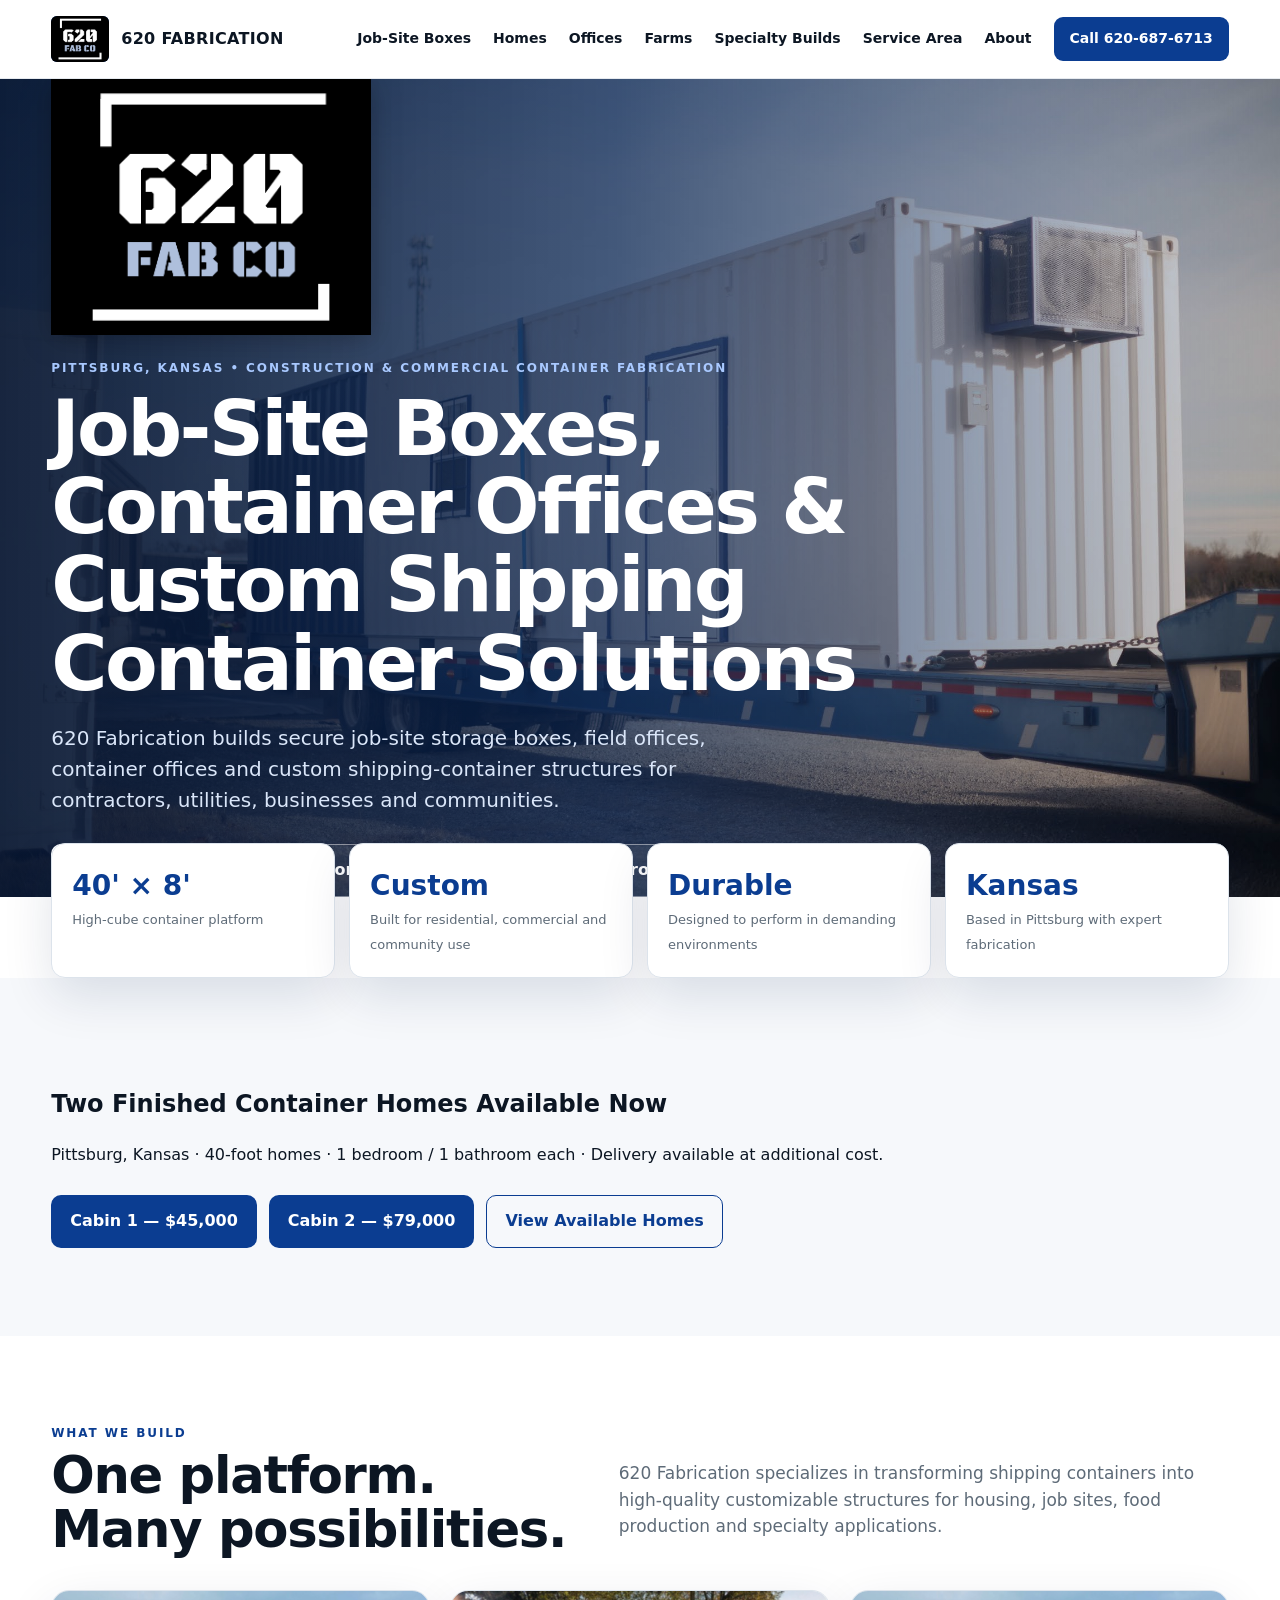
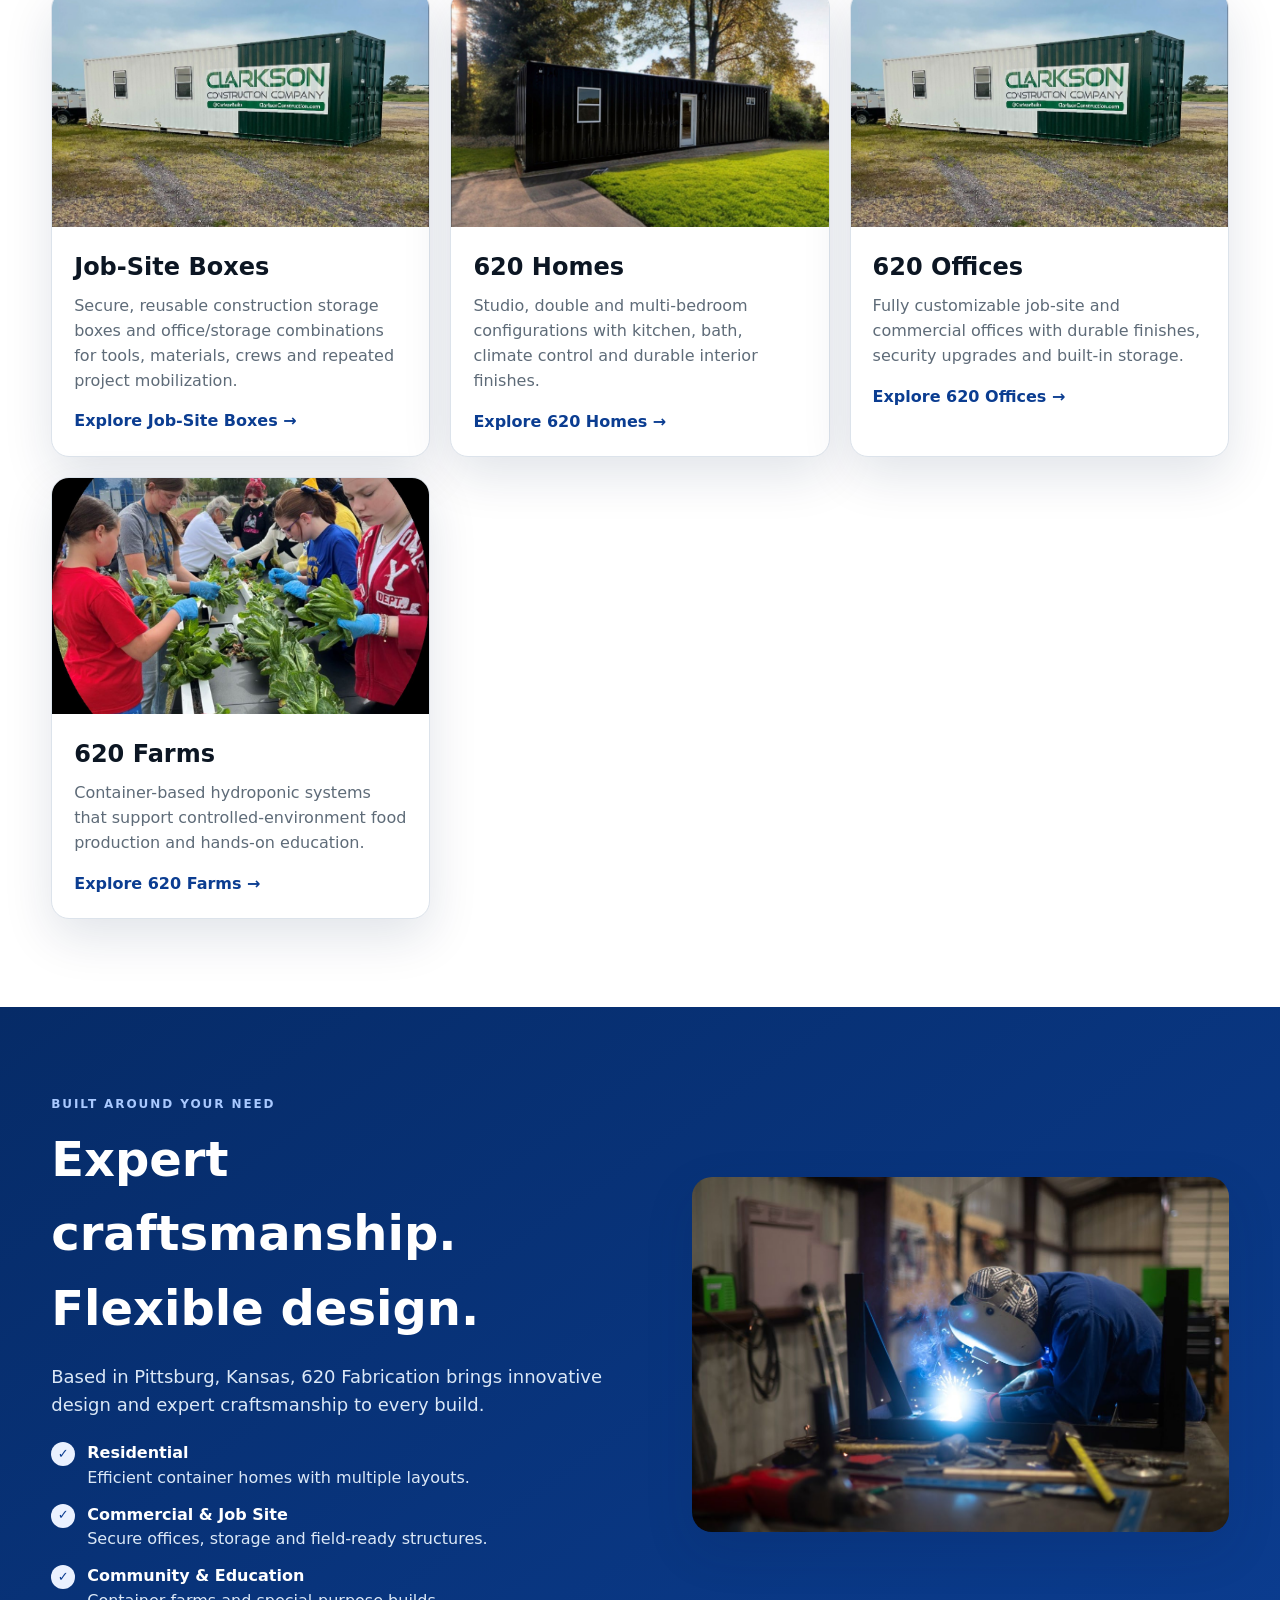
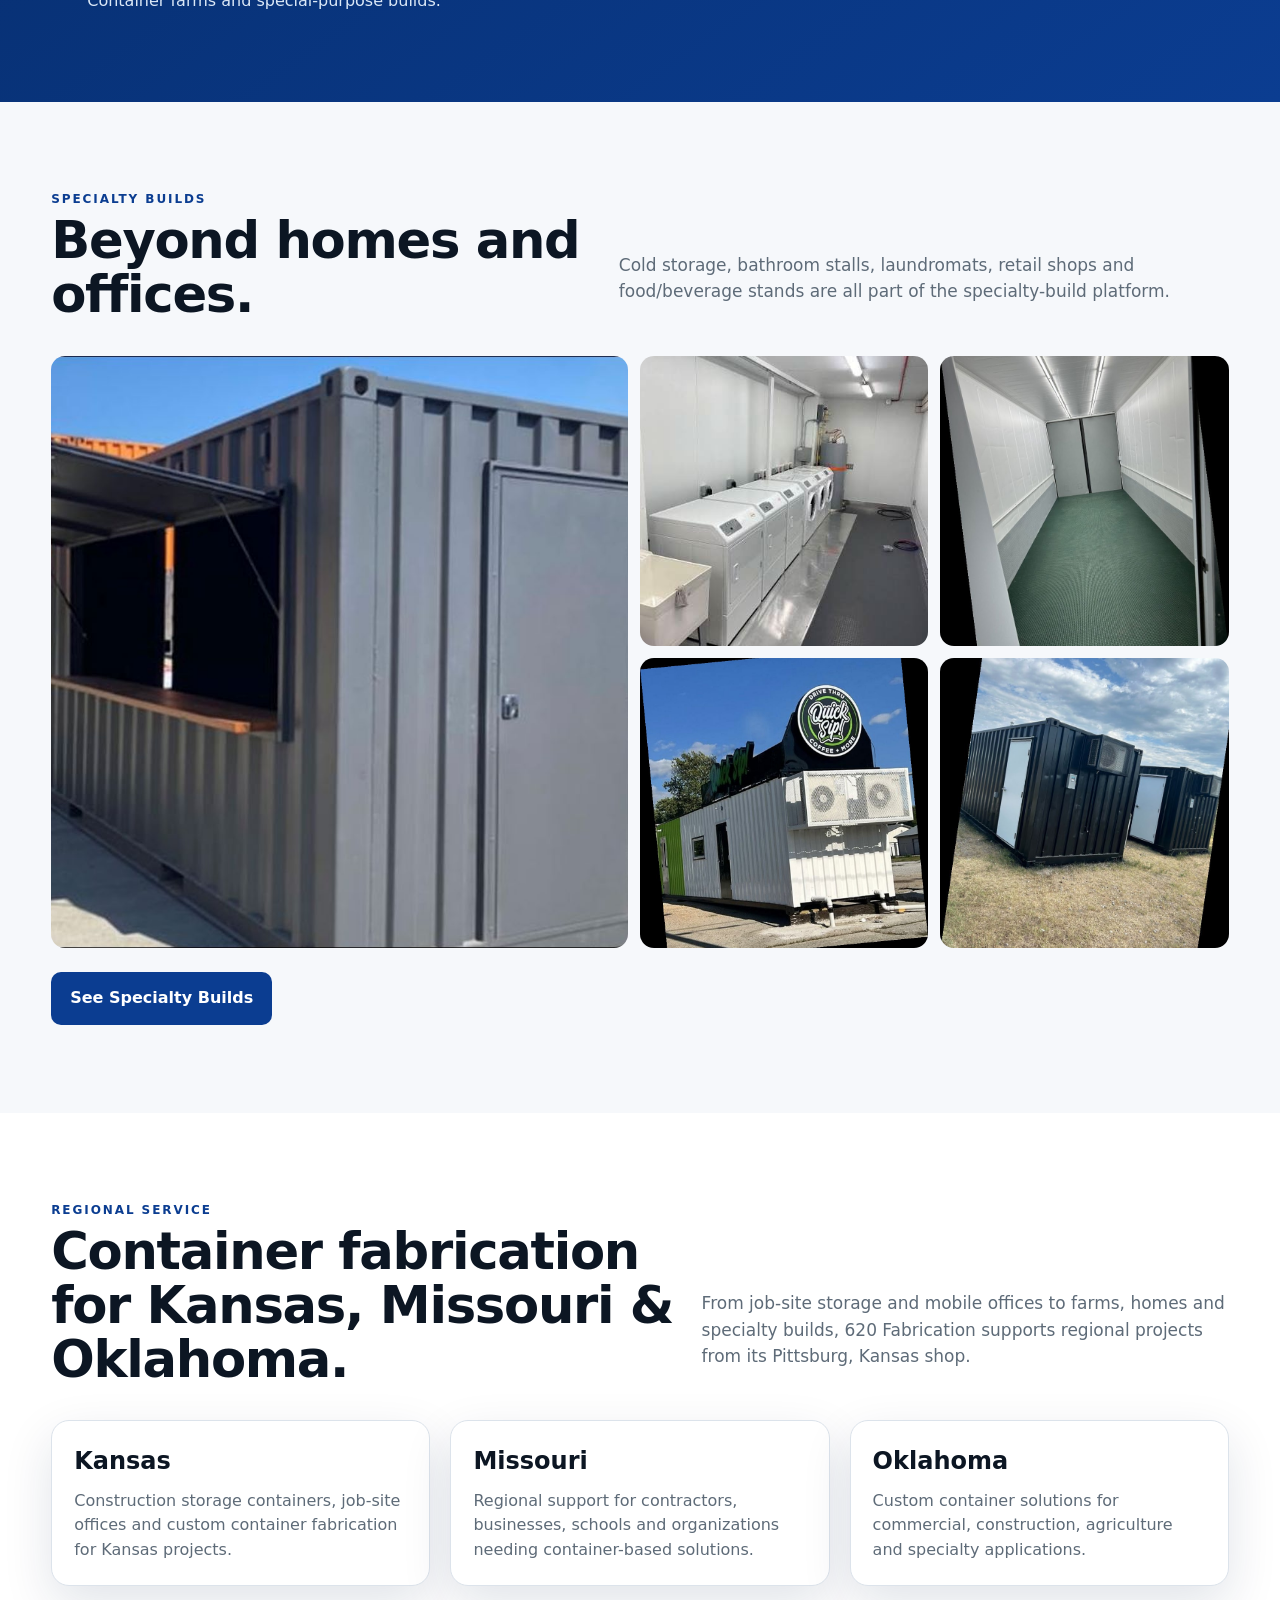
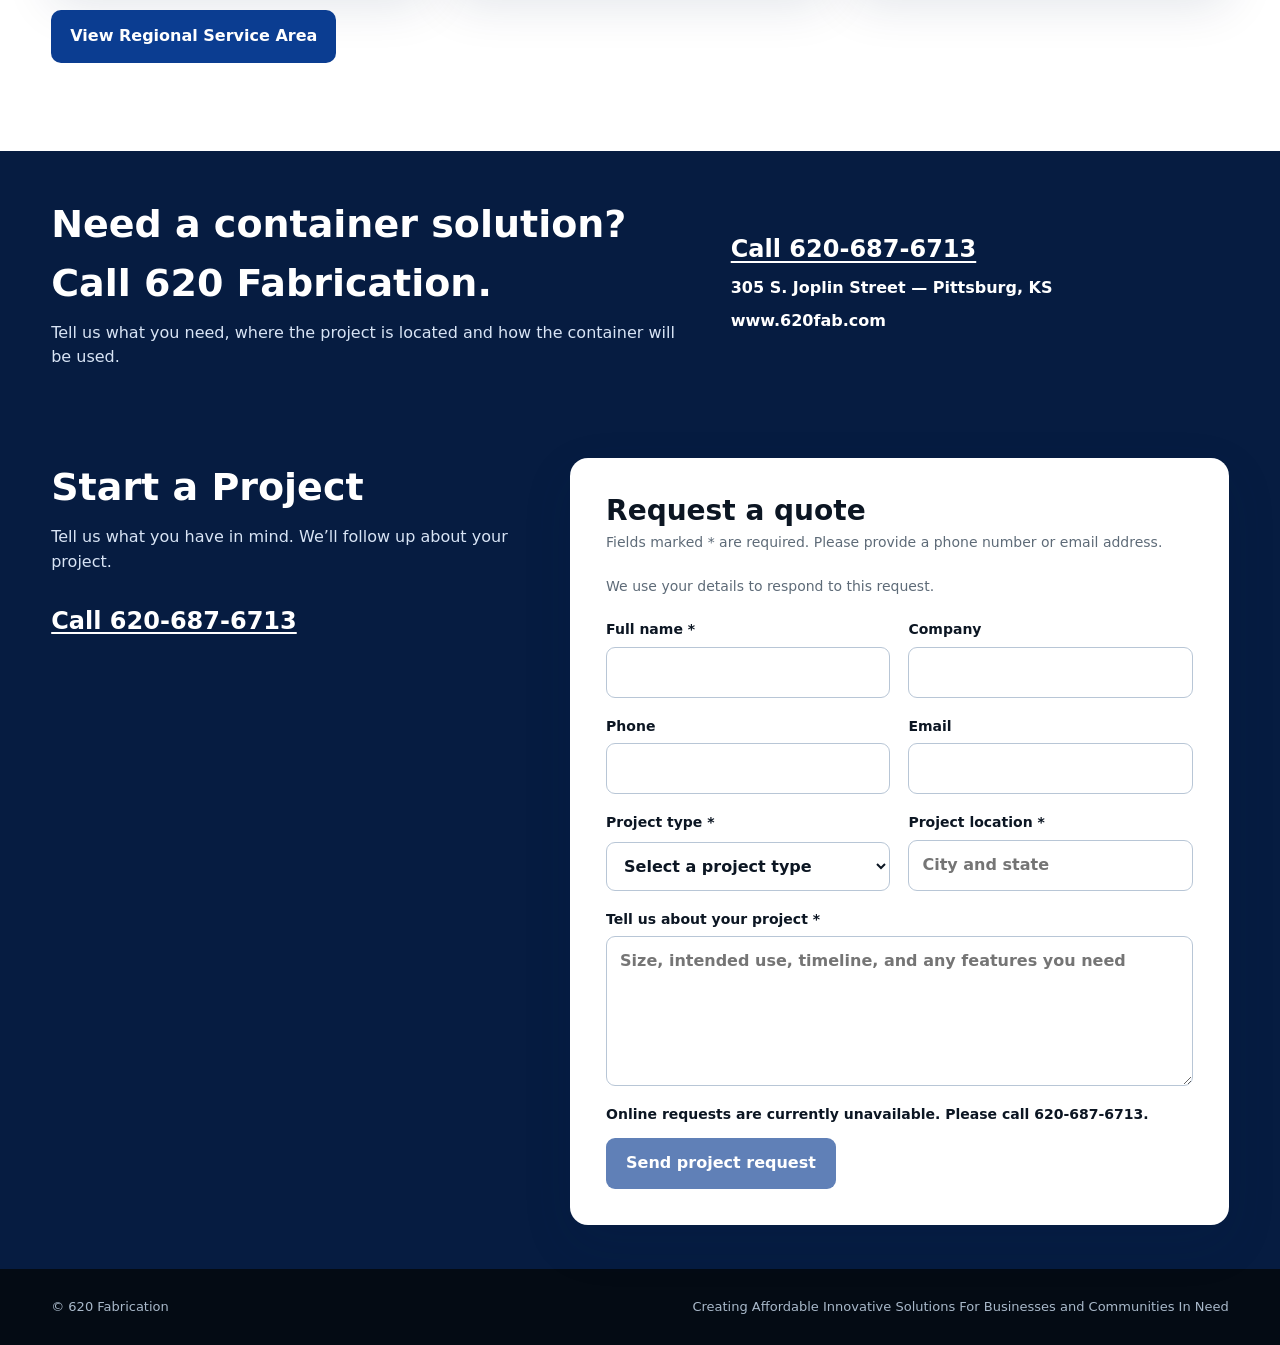
<file: index.html>
<!doctype html><html lang="en"><head><meta charset="utf-8"><meta name="viewport" content="width=device-width,initial-scale=1"><meta name="description" content="620 Fabrication in Pittsburg, Kansas builds job-site storage boxes, shipping container offices, secure construction storage containers, container homes, hydroponic farms and specialty container structures."><title>620 Fabrication | Job-Site Boxes, Container Offices & Custom Shipping Containers</title><link rel="canonical" href="https://620fab.com/"><meta name="robots" content="index,follow"><script type="application/ld+json">{"@context":"https://schema.org","@type":"LocalBusiness","name":"620 Fabrication","url":"https://620fab.com/","telephone":"+1-620-687-6713","address":{"@type":"PostalAddress","streetAddress":"305 S. Joplin Street","addressLocality":"Pittsburg","addressRegion":"KS","addressCountry":"US"},"description":"Fabricator of job-site storage boxes, shipping container offices, container homes, hydroponic container farms and specialty container structures."}</script><link rel="stylesheet" href="styles.css"></head><body>
<header class="topbar"><div class="wrap nav"><a class="brand" href="/"><img src="assets/img-000.png" alt="620 Fabrication"><span>620 FABRICATION</span></a><nav class="navlinks"><a href="job-site-boxes.html">Job-Site Boxes</a><a href="homes.html">Homes</a><a href="offices.html">Offices</a><a href="farms.html">Farms</a><a href="specialty.html">Specialty Builds</a><a href="service-area.html">Service Area</a><a href="about.html">About</a><a class="navcta" href="tel:+16206876713">Call 620-687-6713</a></nav><button class="menu" aria-label="Menu">☰</button></div></header>
<section class="hero"><img class="hero-bg" src="assets/img-002.jpg?v=20261012-clean" alt="620 Fabrication container structure"><div class="wrap"><img src="assets/img-000.png" alt="620 Fabrication logo" style="display:block;width:min(320px,72vw);height:auto;margin:0 0 24px 0;filter:drop-shadow(0 4px 14px rgba(0,0,0,.28));"><div class="eyebrow">Pittsburg, Kansas • Construction & Commercial Container Fabrication</div><h1>Job-Site Boxes, Container Offices & Custom Shipping Container Solutions</h1><p>620 Fabrication builds secure job-site storage boxes, field offices, container offices and custom shipping-container structures for contractors, utilities, businesses and communities.</p><div class="actions"><a class="btn primary" href="tel:+16206876713">Call 620-687-6713</a><a class="btn secondary" href="#solutions">See Container Solutions</a><a class="btn secondary" href="#project-request">Start a Project</a></div></div></section>
<div class="wrap stats"><div class="stat"><b>40' × 8'</b><span>High-cube container platform</span></div><div class="stat"><b>Custom</b><span>Built for residential, commercial and community use</span></div><div class="stat"><b>Durable</b><span>Designed to perform in demanding environments</span></div><div class="stat"><b>Kansas</b><span>Based in Pittsburg with expert fabrication</span></div></div>
<section class="section soft" aria-labelledby="ready-homes"><div class="wrap"><h2 id="ready-homes">Two Finished Container Homes Available Now</h2><p>Pittsburg, Kansas · 40-foot homes · 1 bedroom / 1 bathroom each · Delivery available at additional cost.</p><div class="actions"><a class="btn" style="background:var(--blue);color:white" href="cabin-1.html">Cabin 1 — $45,000</a><a class="btn" style="background:var(--blue);color:white" href="cabin-2.html">Cabin 2 — $79,000</a><a class="btn" style="border-color:var(--blue);color:var(--blue)" href="homes.html#available-now">View Available Homes</a></div></div></section>
<section id="solutions" class="section"><div class="wrap"><div class="sectionHead"><div><div class="eyebrow" style="color:var(--blue)">What we build</div><h2>One platform. Many possibilities.</h2></div><p>620 Fabrication specializes in transforming shipping containers into high-quality customizable structures for housing, job sites, food production and specialty applications.</p></div><div class="grid3"><article class="card"><img src="assets/img-040.jpg" alt="620 Fabrication secure job-site storage box and construction container office"><div class="cardBody"><h3>Job-Site Boxes</h3><p>Secure, reusable construction storage boxes and office/storage combinations for tools, materials, crews and repeated project mobilization.</p><a class="link" href="job-site-boxes.html">Explore Job-Site Boxes →</a></div></article><article class="card"><img src="assets/img-011.jpg" alt="620 container home"><div class="cardBody"><h3>620 Homes</h3><p>Studio, double and multi-bedroom configurations with kitchen, bath, climate control and durable interior finishes.</p><a class="link" href="homes.html">Explore 620 Homes →</a></div></article><article class="card"><img src="assets/img-040.jpg" alt="620 job-site office"><div class="cardBody"><h3>620 Offices</h3><p>Fully customizable job-site and commercial offices with durable finishes, security upgrades and built-in storage.</p><a class="link" href="offices.html">Explore 620 Offices →</a></div></article><article class="card"><img src="assets/img-055.jpg" alt="Students working with hydroponics"><div class="cardBody"><h3>620 Farms</h3><p>Container-based hydroponic systems that support controlled-environment food production and hands-on education.</p><a class="link" href="farms.html">Explore 620 Farms →</a></div></article></div></div></section>
<section class="section blue"><div class="wrap split"><div><div class="eyebrow">Built around your need</div><h2 style="font-size:48px;margin:8px 0 14px">Expert craftsmanship. Flexible design.</h2><p style="color:#dbe8f7;font-size:18px">Based in Pittsburg, Kansas, 620 Fabrication brings innovative design and expert craftsmanship to every build.</p><div class="bullets"><div class="bullet"><span class="dot">✓</span><div><b>Residential</b><div style="color:#dbe8f7">Efficient container homes with multiple layouts.</div></div></div><div class="bullet"><span class="dot">✓</span><div><b>Commercial & Job Site</b><div style="color:#dbe8f7">Secure offices, storage and field-ready structures.</div></div></div><div class="bullet"><span class="dot">✓</span><div><b>Community & Education</b><div style="color:#dbe8f7">Container farms and special-purpose builds.</div></div></div></div></div><img src="assets/img-004.jpg" alt="620 fabrication welding"></div></section>
<section class="section soft"><div class="wrap"><div class="sectionHead"><div><div class="eyebrow" style="color:var(--blue)">Specialty builds</div><h2>Beyond homes and offices.</h2></div><p>Cold storage, bathroom stalls, laundromats, retail shops and food/beverage stands are all part of the specialty-build platform.</p></div><div class="gallery"><img src="assets/img-059.jpg" alt="Container retail stand"><img src="assets/img-061.jpg" alt="Container laundry"><img src="assets/img-064.jpg" alt="Specialty container interior"><img src="assets/img-062.jpg" alt="Container food beverage stand"><img src="assets/img-068.jpg" alt="Specialty container build"></div><div style="margin-top:24px"><a class="btn" style="background:var(--blue);color:white" href="specialty.html">See Specialty Builds</a></div></div></section>
<section class="section"><div class="wrap"><div class="sectionHead"><div><div class="eyebrow" style="color:var(--blue)">Regional service</div><h2>Container fabrication for Kansas, Missouri & Oklahoma.</h2></div><p>From job-site storage and mobile offices to farms, homes and specialty builds, 620 Fabrication supports regional projects from its Pittsburg, Kansas shop.</p></div><div class="grid3"><div class="card"><div class="cardBody"><h3>Kansas</h3><p>Construction storage containers, job-site offices and custom container fabrication for Kansas projects.</p></div></div><div class="card"><div class="cardBody"><h3>Missouri</h3><p>Regional support for contractors, businesses, schools and organizations needing container-based solutions.</p></div></div><div class="card"><div class="cardBody"><h3>Oklahoma</h3><p>Custom container solutions for commercial, construction, agriculture and specialty applications.</p></div></div></div><div style="margin-top:24px"><a class="btn" style="background:var(--blue);color:white" href="service-area.html">View Regional Service Area</a></div></div></section><section id="contact" class="contactBand"><div class="wrap contactGrid"><div><h2>Need a container solution? Call 620 Fabrication.</h2><p>Tell us what you need, where the project is located and how the container will be used.</p></div><div class="contactItems"><a class="callLink" href="tel:+16206876713">Call 620-687-6713</a><div>305 S. Joplin Street — Pittsburg, KS</div><div>www.620fab.com</div></div></div></section><a class="mobileCallBar" href="tel:+16206876713">Call 620 Fabrication · 620-687-6713</a>
<section id="project-request" class="contactBand projectRequestBand"><div class="wrap projectContactGrid"><div class="contactIntro"><h2>Start a Project</h2><p>Tell us what you have in mind. We’ll follow up about your project.</p><div class="contactItems"><a class="callLink" href="tel:+16206876713">Call 620-687-6713</a></div></div><form data-inquiry-form id="project-form" class="projectForm" method="post" novalidate><h3>Request a quote</h3><p class="formHint">Fields marked * are required. Please provide a phone number or email address.</p><p class="formHint">We use your details to respond to this request.</p><div class="formFields"><label>Full name *<input name="name" autocomplete="name" maxlength="120" required></label><label>Company<input name="company" autocomplete="organization" maxlength="120"></label><label>Phone<input name="phone" type="tel" autocomplete="tel" maxlength="40"></label><label>Email<input name="email" type="email" autocomplete="email" maxlength="254"></label><label>Project type *<select name="project_type" required><option value="">Select a project type</option><option>Job-site box</option><option>Container office</option><option>Container home</option><option>Container farm</option><option>Specialty build</option><option>Other</option></select></label><label>Project location *<input name="project_location" autocomplete="address-level2" maxlength="160" placeholder="City and state" required></label><label class="full">Tell us about your project *<textarea name="message" rows="5" maxlength="4000" required placeholder="Size, intended use, timeline, and any features you need"></textarea></label></div><div class="formTrap" aria-hidden="true"><label>Leave this field empty<input name="_gotcha" tabindex="-1" autocomplete="off"></label></div><p data-form-status id="form-status" class="formStatus" role="status" aria-live="polite">Online requests are currently unavailable. Please call 620-687-6713.</p><button class="formSubmit" type="submit" disabled>Send project request</button><noscript><p>Online requests require JavaScript. Please call <a href="tel:+16206876713">620-687-6713</a>.</p></noscript></form></div></section>
<footer class="footer"><div class="wrap footerRow"><span>© 620 Fabrication</span><span>Creating Affordable Innovative Solutions For Businesses and Communities In Need</span></div></footer><script src="app.js"></script></body></html>
</file>
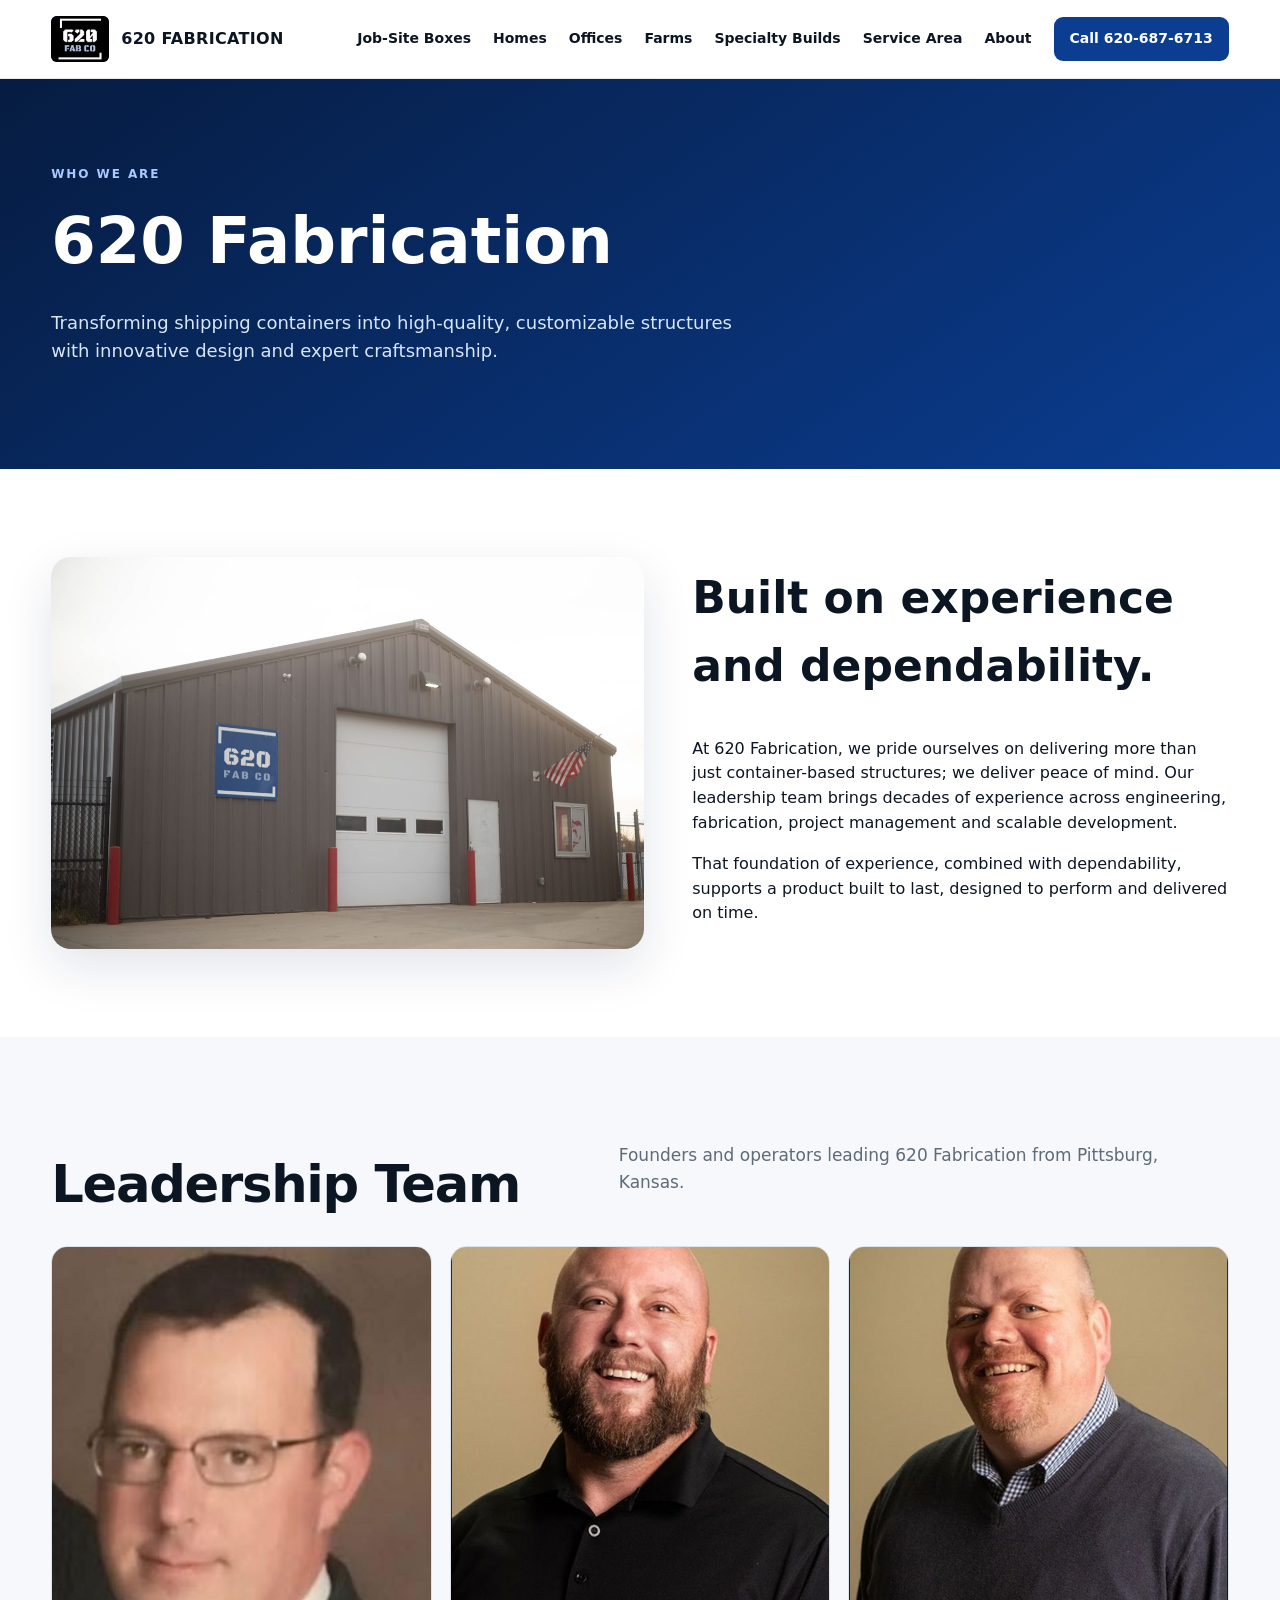
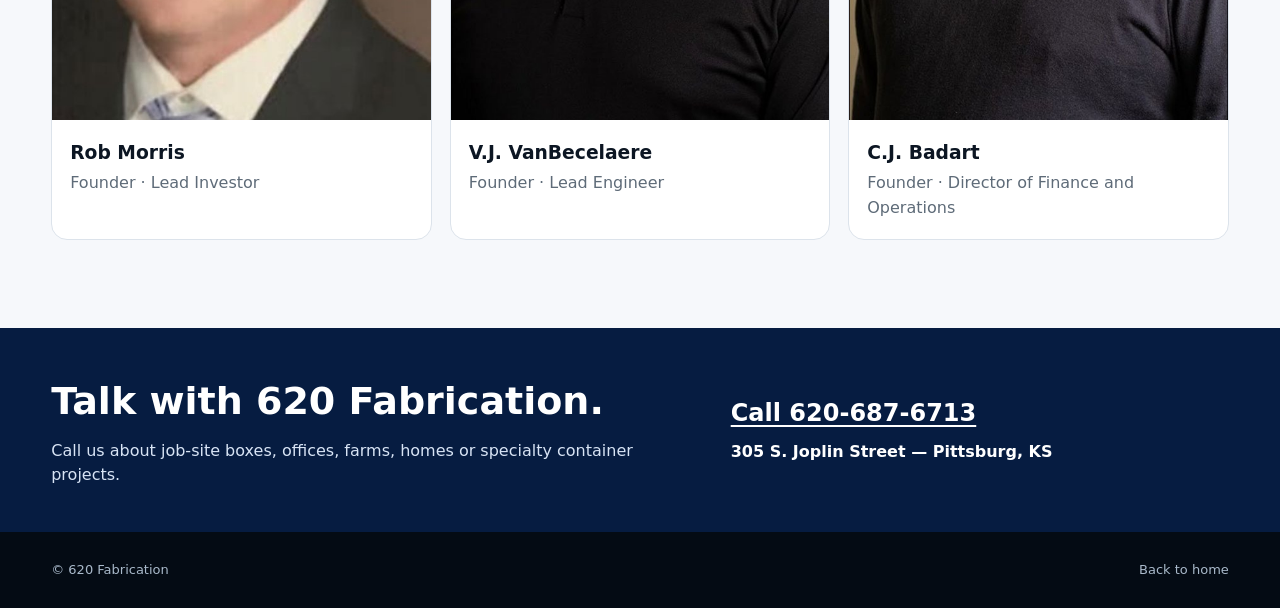
<file: about.html>
<!doctype html><html lang="en"><head><meta charset="utf-8"><meta name="viewport" content="width=device-width,initial-scale=1"><meta name="description" content="Learn about 620 Fabrication, a Pittsburg, Kansas container fabrication company building job-site storage, container offices, farms, homes and specialty structures."><title>About 620 Fabrication | Pittsburg, Kansas Container Fabricator</title><link rel="canonical" href="https://620fab.com/about.html"><meta name="robots" content="index,follow"><link rel="stylesheet" href="styles.css"></head><body><header class="topbar"><div class="wrap nav"><a class="brand" href="/"><img src="assets/img-000.png" alt="620 Fabrication"><span>620 FABRICATION</span></a><nav class="navlinks"><a href="job-site-boxes.html">Job-Site Boxes</a><a href="homes.html">Homes</a><a href="offices.html">Offices</a><a href="farms.html">Farms</a><a href="specialty.html">Specialty Builds</a><a href="service-area.html">Service Area</a><a href="about.html">About</a><a class="navcta" href="tel:+16206876713">Call 620-687-6713</a></nav><button class="menu">☰</button></div></header><section class="subhero"><div class="wrap"><div class="eyebrow">Who we are</div><h1>620 Fabrication</h1><p>Transforming shipping containers into high-quality, customizable structures with innovative design and expert craftsmanship.</p></div></section><section class="section"><div class="wrap split"><img src="assets/img-003.jpg" alt="620 Fabrication shop"><div><h2 style="font-size:44px;margin-top:0">Built on experience and dependability.</h2><p class="muted">At 620 Fabrication, we pride ourselves on delivering more than just container-based structures; we deliver peace of mind. Our leadership team brings decades of experience across engineering, fabrication, project management and scalable development.</p><p class="muted">That foundation of experience, combined with dependability, supports a product built to last, designed to perform and delivered on time.</p></div></div></section><section class="section soft"><div class="wrap"><div class="sectionHead"><div><h2>Leadership Team</h2></div><p>Founders and operators leading 620 Fabrication from Pittsburg, Kansas.</p></div><div class="team"><div class="person"><img src="assets/img-074.jpg" alt="Rob Morris"><div class="personBody"><h3>Rob Morris</h3><p>Founder · Lead Investor</p></div></div><div class="person"><img src="assets/img-072.jpg" alt="V.J. VanBecelaere"><div class="personBody"><h3>V.J. VanBecelaere</h3><p>Founder · Lead Engineer</p></div></div><div class="person"><img src="assets/img-070.jpg" alt="C.J. Badart"><div class="personBody"><h3>C.J. Badart</h3><p>Founder · Director of Finance and Operations</p></div></div></div></div></section><section class="contactBand"><div class="wrap contactGrid"><div><h2>Talk with 620 Fabrication.</h2><p>Call us about job-site boxes, offices, farms, homes or specialty container projects.</p></div><div class="contactItems"><a class="callLink" href="tel:+16206876713">Call 620-687-6713</a><div>305 S. Joplin Street — Pittsburg, KS</div></div></div></section><a class="mobileCallBar" href="tel:+16206876713">Call 620 Fabrication · 620-687-6713</a><footer class="footer"><div class="wrap footerRow"><span>© 620 Fabrication</span><span><a href="/">Back to home</a></span></div></footer><script src="app.js"></script></body></html>
</file>
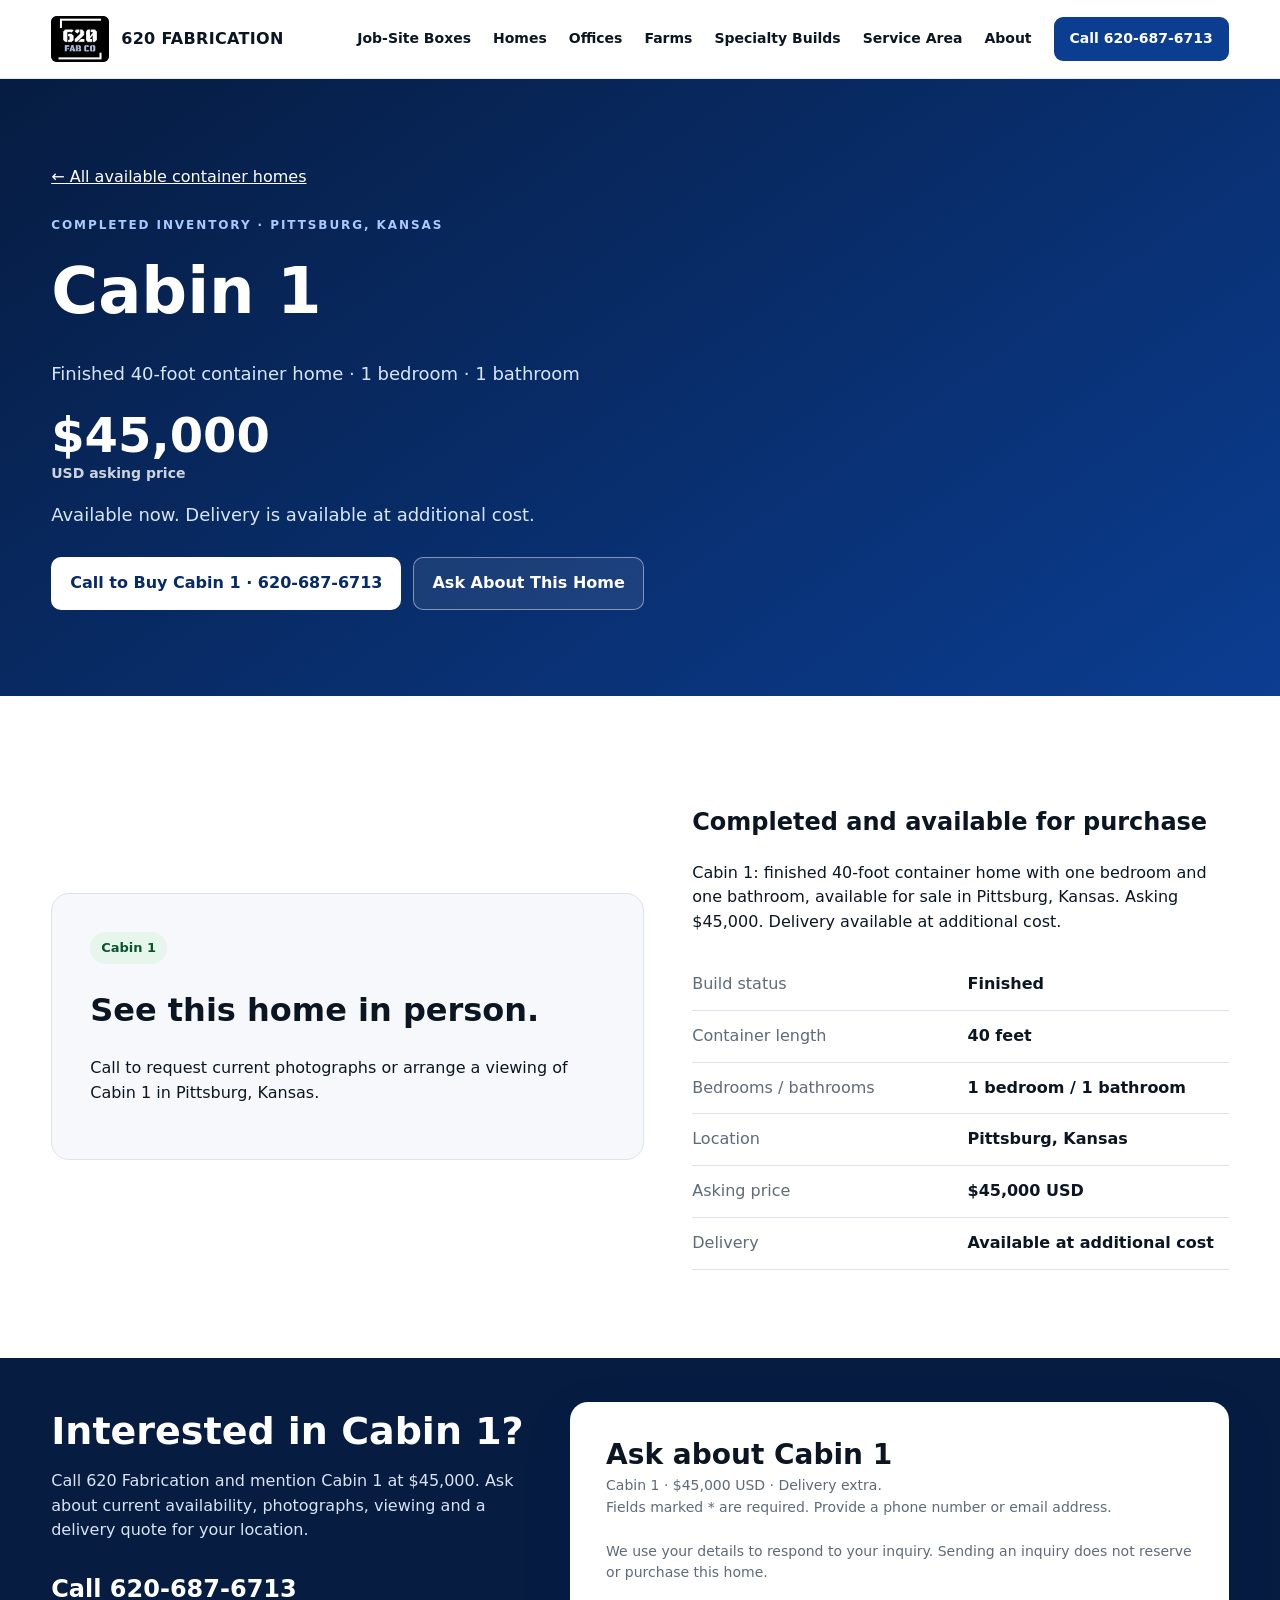
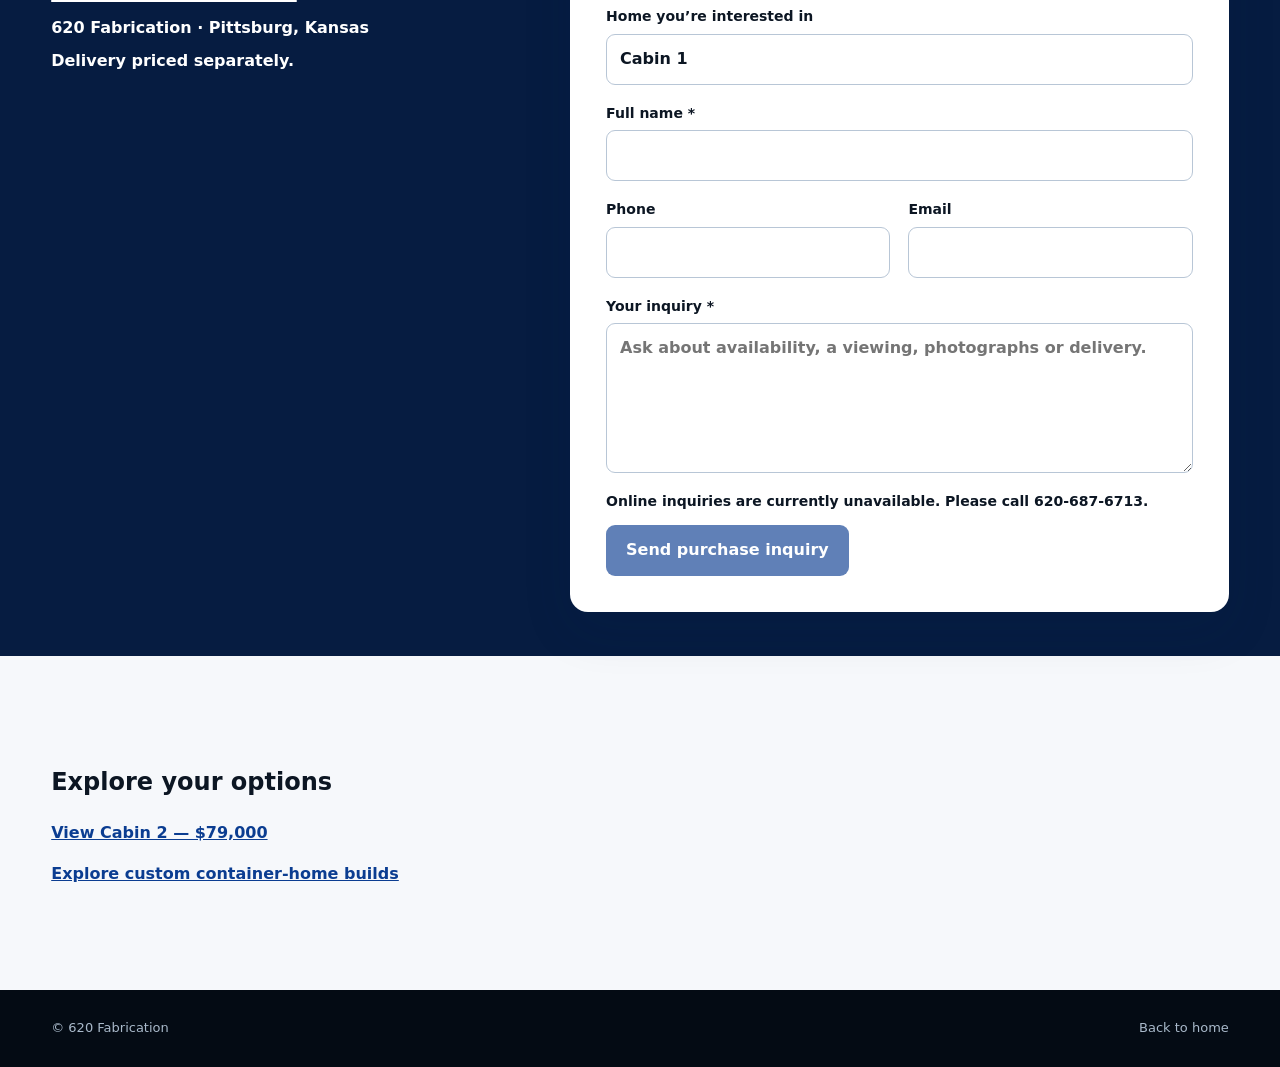
<file: cabin-1.html>
<!doctype html><html lang="en"><head><meta charset="utf-8"><meta name="viewport" content="width=device-width,initial-scale=1"><title>Cabin 1: 40-Foot Container Home for Sale — $45,000 | 620 Fabrication</title><meta name="description" content="Cabin 1: finished 40-foot container home with one bedroom and one bathroom, available for sale in Pittsburg, Kansas. Asking $45,000. Delivery available at additional cost."><link rel="canonical" href="https://620fab.com/cabin-1.html"><meta name="robots" content="index,follow"><meta property="og:type" content="website"><meta property="og:title" content="Cabin 1 — $45,000 | 620 Fabrication"><meta property="og:description" content="Cabin 1: finished 40-foot container home with one bedroom and one bathroom, available for sale in Pittsburg, Kansas. Asking $45,000. Delivery available at additional cost."><meta property="og:url" content="https://620fab.com/cabin-1.html"><meta name="twitter:card" content="summary"><link rel="stylesheet" href="styles.css"><link rel="stylesheet" href="inventory.css"><script type="application/ld+json">{"@context": "https://schema.org", "@type": "Product", "@id": "https://620fab.com/cabin-1.html#product", "name": "Cabin 1 \u2014 Finished 40-Foot Container Home", "sku": "620-CABIN-1", "category": "Completed shipping container home", "description": "Cabin 1: finished 40-foot container home with one bedroom and one bathroom, available for sale in Pittsburg, Kansas. Asking $45,000. Delivery available at additional cost.", "brand": {"@type": "Brand", "name": "620 Fabrication"}, "url": "https://620fab.com/cabin-1.html", "additionalProperty": [{"@type": "PropertyValue", "name": "Length", "value": "40 feet"}, {"@type": "PropertyValue", "name": "Bedrooms", "value": 1}, {"@type": "PropertyValue", "name": "Bathrooms", "value": 1}], "offers": {"@type": "Offer", "url": "https://620fab.com/cabin-1.html", "price": "45000", "priceCurrency": "USD", "availability": "https://schema.org/InStock", "availableAtOrFrom": {"@type": "Place", "name": "Pittsburg, Kansas", "address": {"@type": "PostalAddress", "addressLocality": "Pittsburg", "addressRegion": "KS", "addressCountry": "US"}}, "seller": {"@type": "Organization", "name": "620 Fabrication", "url": "https://620fab.com/", "telephone": "+1-620-687-6713"}, "description": "Asking price for this completed home. Delivery available at additional cost."}}</script></head><body><header class="topbar"><div class="wrap nav"><a class="brand" href="/"><img src="assets/img-000.png" alt="620 Fabrication"><span>620 FABRICATION</span></a><nav class="navlinks"><a href="job-site-boxes.html">Job-Site Boxes</a><a href="homes.html">Homes</a><a href="offices.html">Offices</a><a href="farms.html">Farms</a><a href="specialty.html">Specialty Builds</a><a href="service-area.html">Service Area</a><a href="about.html">About</a><a class="navcta" href="tel:+16206876713">Call 620-687-6713</a></nav><button class="menu" aria-label="Menu">☰</button></div></header><main><section class="subhero"><div class="wrap"><a class="inventory-back" href="homes.html#available-now">← All available container homes</a><div class="eyebrow">Completed inventory · Pittsburg, Kansas</div><h1>Cabin 1</h1><p>Finished 40-foot container home · 1 bedroom · 1 bathroom</p><div class="inventory-price">$45,000 <span>USD asking price</span></div><p>Available now. Delivery is available at additional cost.</p><div class="actions"><a class="btn primary" href="tel:+16206876713">Call to Buy Cabin 1 · 620-687-6713</a><a class="btn secondary" href="#purchase-inquiry">Ask About This Home</a></div></div></section><section class="section"><div class="wrap split"><div class="inventory-photo-note"><span class="inventory-badge">Cabin 1</span><h2>See this home in person.</h2><p>Call to request current photographs or arrange a viewing of Cabin 1 in Pittsburg, Kansas.</p></div><div><h2>Completed and available for purchase</h2><p>Cabin 1: finished 40-foot container home with one bedroom and one bathroom, available for sale in Pittsburg, Kansas. Asking $45,000. Delivery available at additional cost.</p><dl class="inventory-facts"><div><dt>Build status</dt><dd>Finished</dd></div><div><dt>Container length</dt><dd>40 feet</dd></div><div><dt>Bedrooms / bathrooms</dt><dd>1 bedroom / 1 bathroom</dd></div><div><dt>Location</dt><dd>Pittsburg, Kansas</dd></div><div><dt>Asking price</dt><dd>$45,000 USD</dd></div><div><dt>Delivery</dt><dd>Available at additional cost</dd></div></dl></div></div></section><section id="purchase-inquiry" class="contactBand projectRequestBand"><div class="wrap projectContactGrid"><div class="contactIntro"><h2>Interested in Cabin 1?</h2><p>Call 620 Fabrication and mention Cabin 1 at $45,000. Ask about current availability, photographs, viewing and a delivery quote for your location.</p><div class="contactItems"><a class="callLink" href="tel:+16206876713">Call 620-687-6713</a><div>620 Fabrication · Pittsburg, Kansas</div><div>Delivery priced separately.</div></div></div><form data-inquiry-form data-cabin="1" id="cabin-form" class="projectForm" method="post" novalidate>
<h3>Ask about Cabin 1</h3><p class="formHint">Cabin 1 · $45,000 USD · Delivery extra.<br>Fields marked * are required. Provide a phone number or email address.</p>
<p class="formHint">We use your details to respond to your inquiry. Sending an inquiry does not reserve or purchase this home.</p>
<div class="formFields">
<label class="full">Home you’re interested in<input name="cabin" value="Cabin 1" readonly></label>
<label class="full">Full name *<input name="name" autocomplete="name" maxlength="120" required></label>
<label>Phone<input name="phone" type="tel" autocomplete="tel" maxlength="40"></label>
<label>Email<input name="email" type="email" autocomplete="email" maxlength="254"></label>
<label class="full">Your inquiry *<textarea name="message" rows="5" maxlength="4000" required placeholder="Ask about availability, a viewing, photographs or delivery."></textarea></label>
</div><div class="formTrap" aria-hidden="true"><label>Leave this field empty<input name="_gotcha" tabindex="-1" autocomplete="off"></label></div>
<p data-form-status class="formStatus" role="status" aria-live="polite">Online inquiries are currently unavailable. Please call 620-687-6713.</p>
<button class="formSubmit" type="submit" disabled>Send purchase inquiry</button><noscript><p>Online inquiries require JavaScript. Please call <a href="tel:+16206876713">620-687-6713</a>.</p></noscript></form></div></section><section class="section soft"><div class="wrap"><h2>Explore your options</h2><p><a class="inventory-text-link" href="cabin-2.html">View Cabin 2 — $79,000</a></p><p><a class="inventory-text-link" href="homes.html#custom-builds">Explore custom container-home builds</a></p></div></section></main><a class="mobileCallBar" href="tel:+16206876713">Call to Buy Cabin 1 · 620-687-6713</a><footer class="footer"><div class="wrap footerRow"><span>© 620 Fabrication</span><span><a href="/">Back to home</a></span></div></footer><script src="app.js"></script></body></html>
</file>
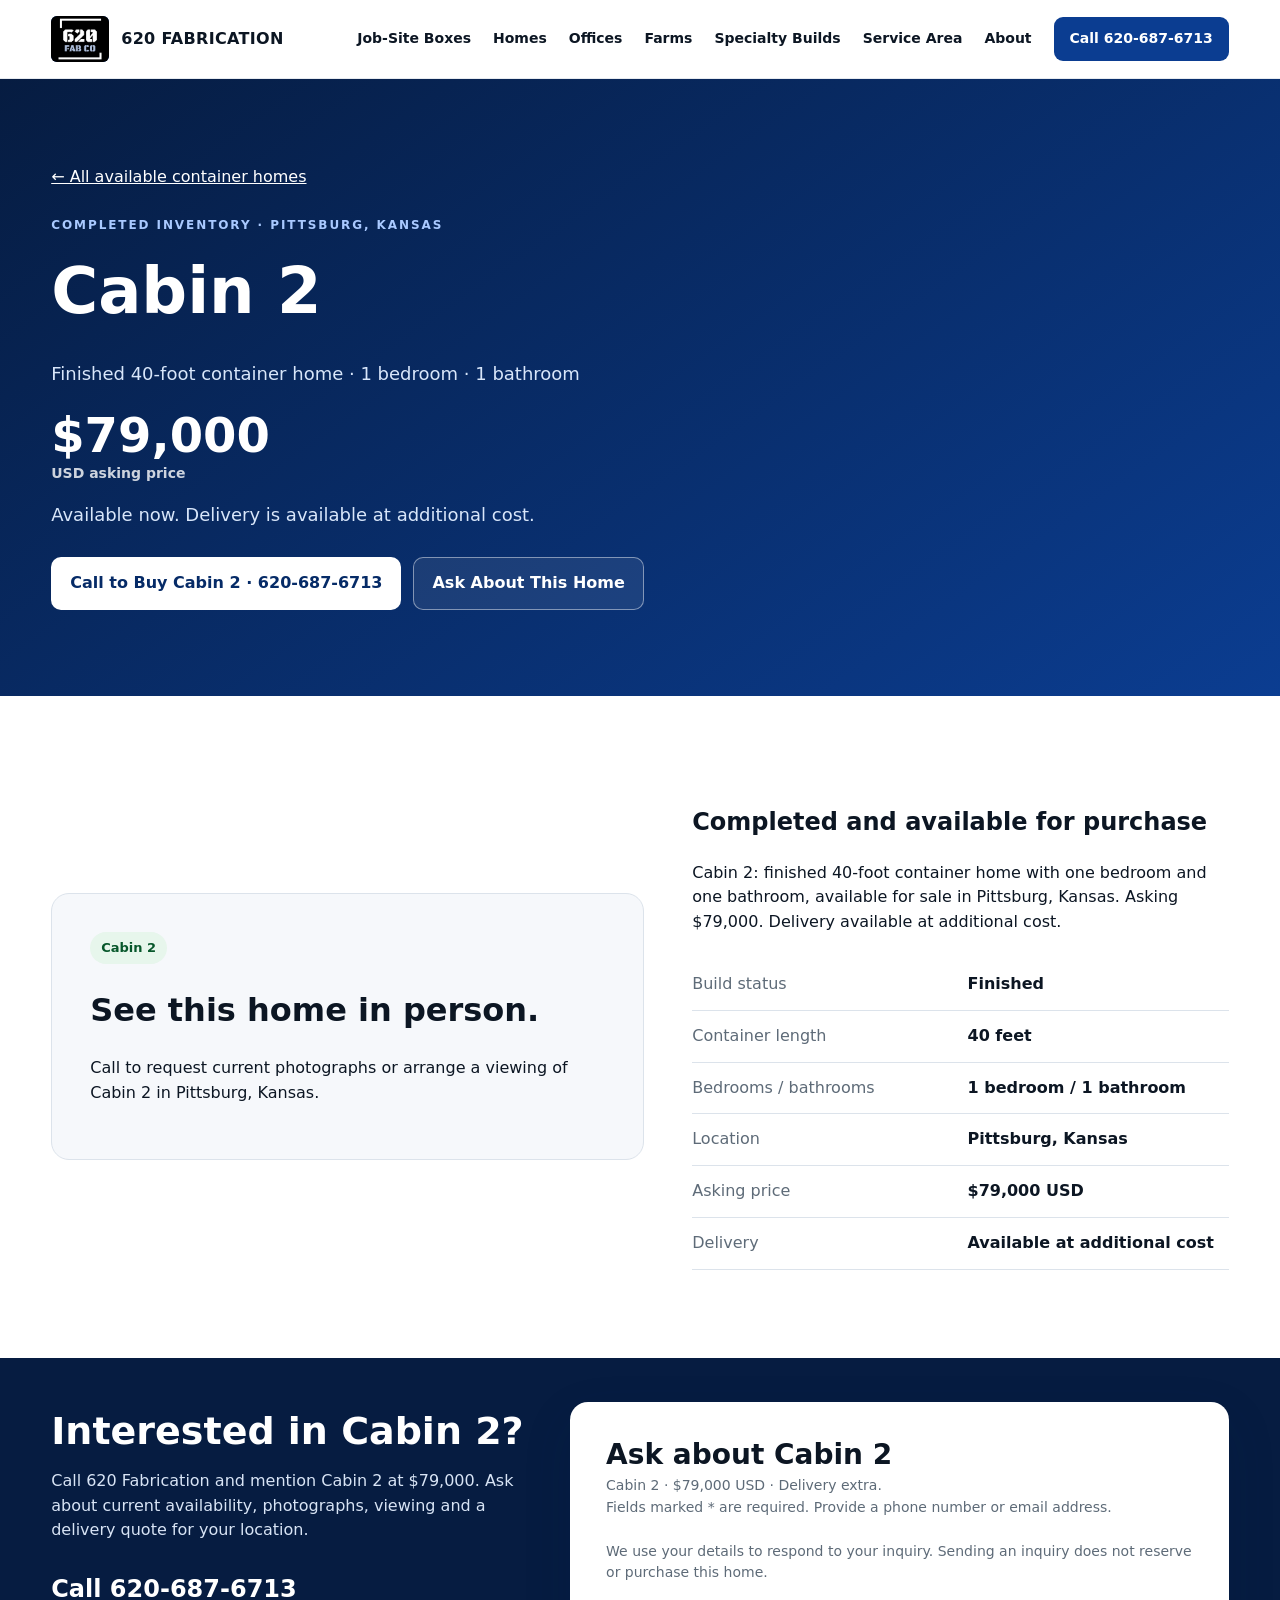
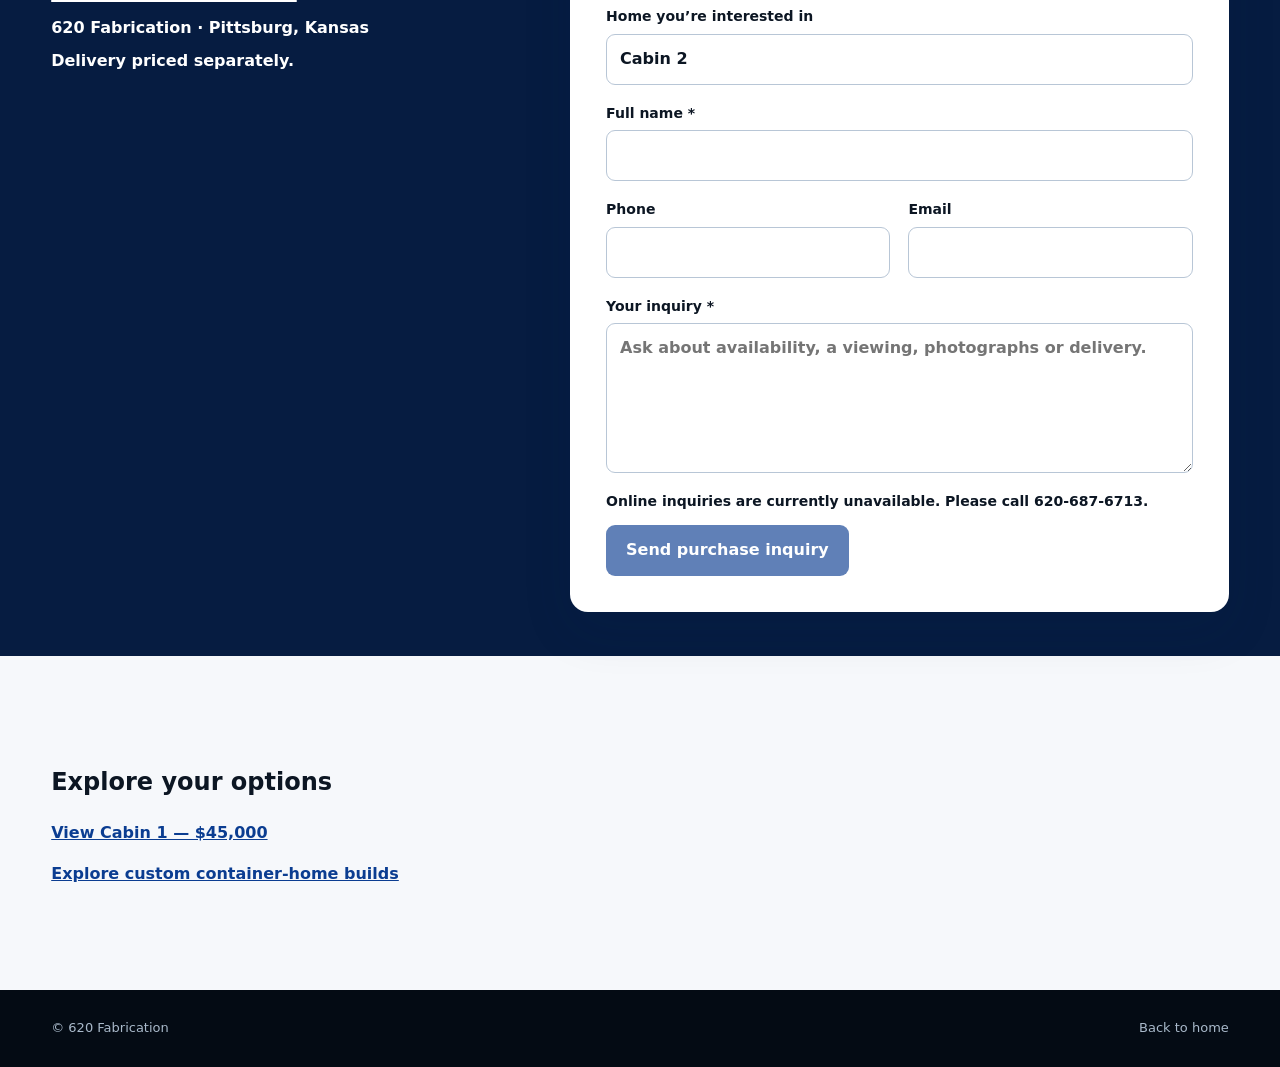
<file: cabin-2.html>
<!doctype html><html lang="en"><head><meta charset="utf-8"><meta name="viewport" content="width=device-width,initial-scale=1"><title>Cabin 2: 40-Foot Container Home for Sale — $79,000 | 620 Fabrication</title><meta name="description" content="Cabin 2: finished 40-foot container home with one bedroom and one bathroom, available for sale in Pittsburg, Kansas. Asking $79,000. Delivery available at additional cost."><link rel="canonical" href="https://620fab.com/cabin-2.html"><meta name="robots" content="index,follow"><meta property="og:type" content="website"><meta property="og:title" content="Cabin 2 — $79,000 | 620 Fabrication"><meta property="og:description" content="Cabin 2: finished 40-foot container home with one bedroom and one bathroom, available for sale in Pittsburg, Kansas. Asking $79,000. Delivery available at additional cost."><meta property="og:url" content="https://620fab.com/cabin-2.html"><meta name="twitter:card" content="summary"><link rel="stylesheet" href="styles.css"><link rel="stylesheet" href="inventory.css"><script type="application/ld+json">{"@context": "https://schema.org", "@type": "Product", "@id": "https://620fab.com/cabin-2.html#product", "name": "Cabin 2 \u2014 Finished 40-Foot Container Home", "sku": "620-CABIN-2", "category": "Completed shipping container home", "description": "Cabin 2: finished 40-foot container home with one bedroom and one bathroom, available for sale in Pittsburg, Kansas. Asking $79,000. Delivery available at additional cost.", "brand": {"@type": "Brand", "name": "620 Fabrication"}, "url": "https://620fab.com/cabin-2.html", "additionalProperty": [{"@type": "PropertyValue", "name": "Length", "value": "40 feet"}, {"@type": "PropertyValue", "name": "Bedrooms", "value": 1}, {"@type": "PropertyValue", "name": "Bathrooms", "value": 1}], "offers": {"@type": "Offer", "url": "https://620fab.com/cabin-2.html", "price": "79000", "priceCurrency": "USD", "availability": "https://schema.org/InStock", "availableAtOrFrom": {"@type": "Place", "name": "Pittsburg, Kansas", "address": {"@type": "PostalAddress", "addressLocality": "Pittsburg", "addressRegion": "KS", "addressCountry": "US"}}, "seller": {"@type": "Organization", "name": "620 Fabrication", "url": "https://620fab.com/", "telephone": "+1-620-687-6713"}, "description": "Asking price for this completed home. Delivery available at additional cost."}}</script></head><body><header class="topbar"><div class="wrap nav"><a class="brand" href="/"><img src="assets/img-000.png" alt="620 Fabrication"><span>620 FABRICATION</span></a><nav class="navlinks"><a href="job-site-boxes.html">Job-Site Boxes</a><a href="homes.html">Homes</a><a href="offices.html">Offices</a><a href="farms.html">Farms</a><a href="specialty.html">Specialty Builds</a><a href="service-area.html">Service Area</a><a href="about.html">About</a><a class="navcta" href="tel:+16206876713">Call 620-687-6713</a></nav><button class="menu" aria-label="Menu">☰</button></div></header><main><section class="subhero"><div class="wrap"><a class="inventory-back" href="homes.html#available-now">← All available container homes</a><div class="eyebrow">Completed inventory · Pittsburg, Kansas</div><h1>Cabin 2</h1><p>Finished 40-foot container home · 1 bedroom · 1 bathroom</p><div class="inventory-price">$79,000 <span>USD asking price</span></div><p>Available now. Delivery is available at additional cost.</p><div class="actions"><a class="btn primary" href="tel:+16206876713">Call to Buy Cabin 2 · 620-687-6713</a><a class="btn secondary" href="#purchase-inquiry">Ask About This Home</a></div></div></section><section class="section"><div class="wrap split"><div class="inventory-photo-note"><span class="inventory-badge">Cabin 2</span><h2>See this home in person.</h2><p>Call to request current photographs or arrange a viewing of Cabin 2 in Pittsburg, Kansas.</p></div><div><h2>Completed and available for purchase</h2><p>Cabin 2: finished 40-foot container home with one bedroom and one bathroom, available for sale in Pittsburg, Kansas. Asking $79,000. Delivery available at additional cost.</p><dl class="inventory-facts"><div><dt>Build status</dt><dd>Finished</dd></div><div><dt>Container length</dt><dd>40 feet</dd></div><div><dt>Bedrooms / bathrooms</dt><dd>1 bedroom / 1 bathroom</dd></div><div><dt>Location</dt><dd>Pittsburg, Kansas</dd></div><div><dt>Asking price</dt><dd>$79,000 USD</dd></div><div><dt>Delivery</dt><dd>Available at additional cost</dd></div></dl></div></div></section><section id="purchase-inquiry" class="contactBand projectRequestBand"><div class="wrap projectContactGrid"><div class="contactIntro"><h2>Interested in Cabin 2?</h2><p>Call 620 Fabrication and mention Cabin 2 at $79,000. Ask about current availability, photographs, viewing and a delivery quote for your location.</p><div class="contactItems"><a class="callLink" href="tel:+16206876713">Call 620-687-6713</a><div>620 Fabrication · Pittsburg, Kansas</div><div>Delivery priced separately.</div></div></div><form data-inquiry-form data-cabin="2" id="cabin-form" class="projectForm" method="post" novalidate>
<h3>Ask about Cabin 2</h3><p class="formHint">Cabin 2 · $79,000 USD · Delivery extra.<br>Fields marked * are required. Provide a phone number or email address.</p>
<p class="formHint">We use your details to respond to your inquiry. Sending an inquiry does not reserve or purchase this home.</p>
<div class="formFields">
<label class="full">Home you’re interested in<input name="cabin" value="Cabin 2" readonly></label>
<label class="full">Full name *<input name="name" autocomplete="name" maxlength="120" required></label>
<label>Phone<input name="phone" type="tel" autocomplete="tel" maxlength="40"></label>
<label>Email<input name="email" type="email" autocomplete="email" maxlength="254"></label>
<label class="full">Your inquiry *<textarea name="message" rows="5" maxlength="4000" required placeholder="Ask about availability, a viewing, photographs or delivery."></textarea></label>
</div><div class="formTrap" aria-hidden="true"><label>Leave this field empty<input name="_gotcha" tabindex="-1" autocomplete="off"></label></div>
<p data-form-status class="formStatus" role="status" aria-live="polite">Online inquiries are currently unavailable. Please call 620-687-6713.</p>
<button class="formSubmit" type="submit" disabled>Send purchase inquiry</button><noscript><p>Online inquiries require JavaScript. Please call <a href="tel:+16206876713">620-687-6713</a>.</p></noscript></form></div></section><section class="section soft"><div class="wrap"><h2>Explore your options</h2><p><a class="inventory-text-link" href="cabin-1.html">View Cabin 1 — $45,000</a></p><p><a class="inventory-text-link" href="homes.html#custom-builds">Explore custom container-home builds</a></p></div></section></main><a class="mobileCallBar" href="tel:+16206876713">Call to Buy Cabin 2 · 620-687-6713</a><footer class="footer"><div class="wrap footerRow"><span>© 620 Fabrication</span><span><a href="/">Back to home</a></span></div></footer><script src="app.js"></script></body></html>
</file>
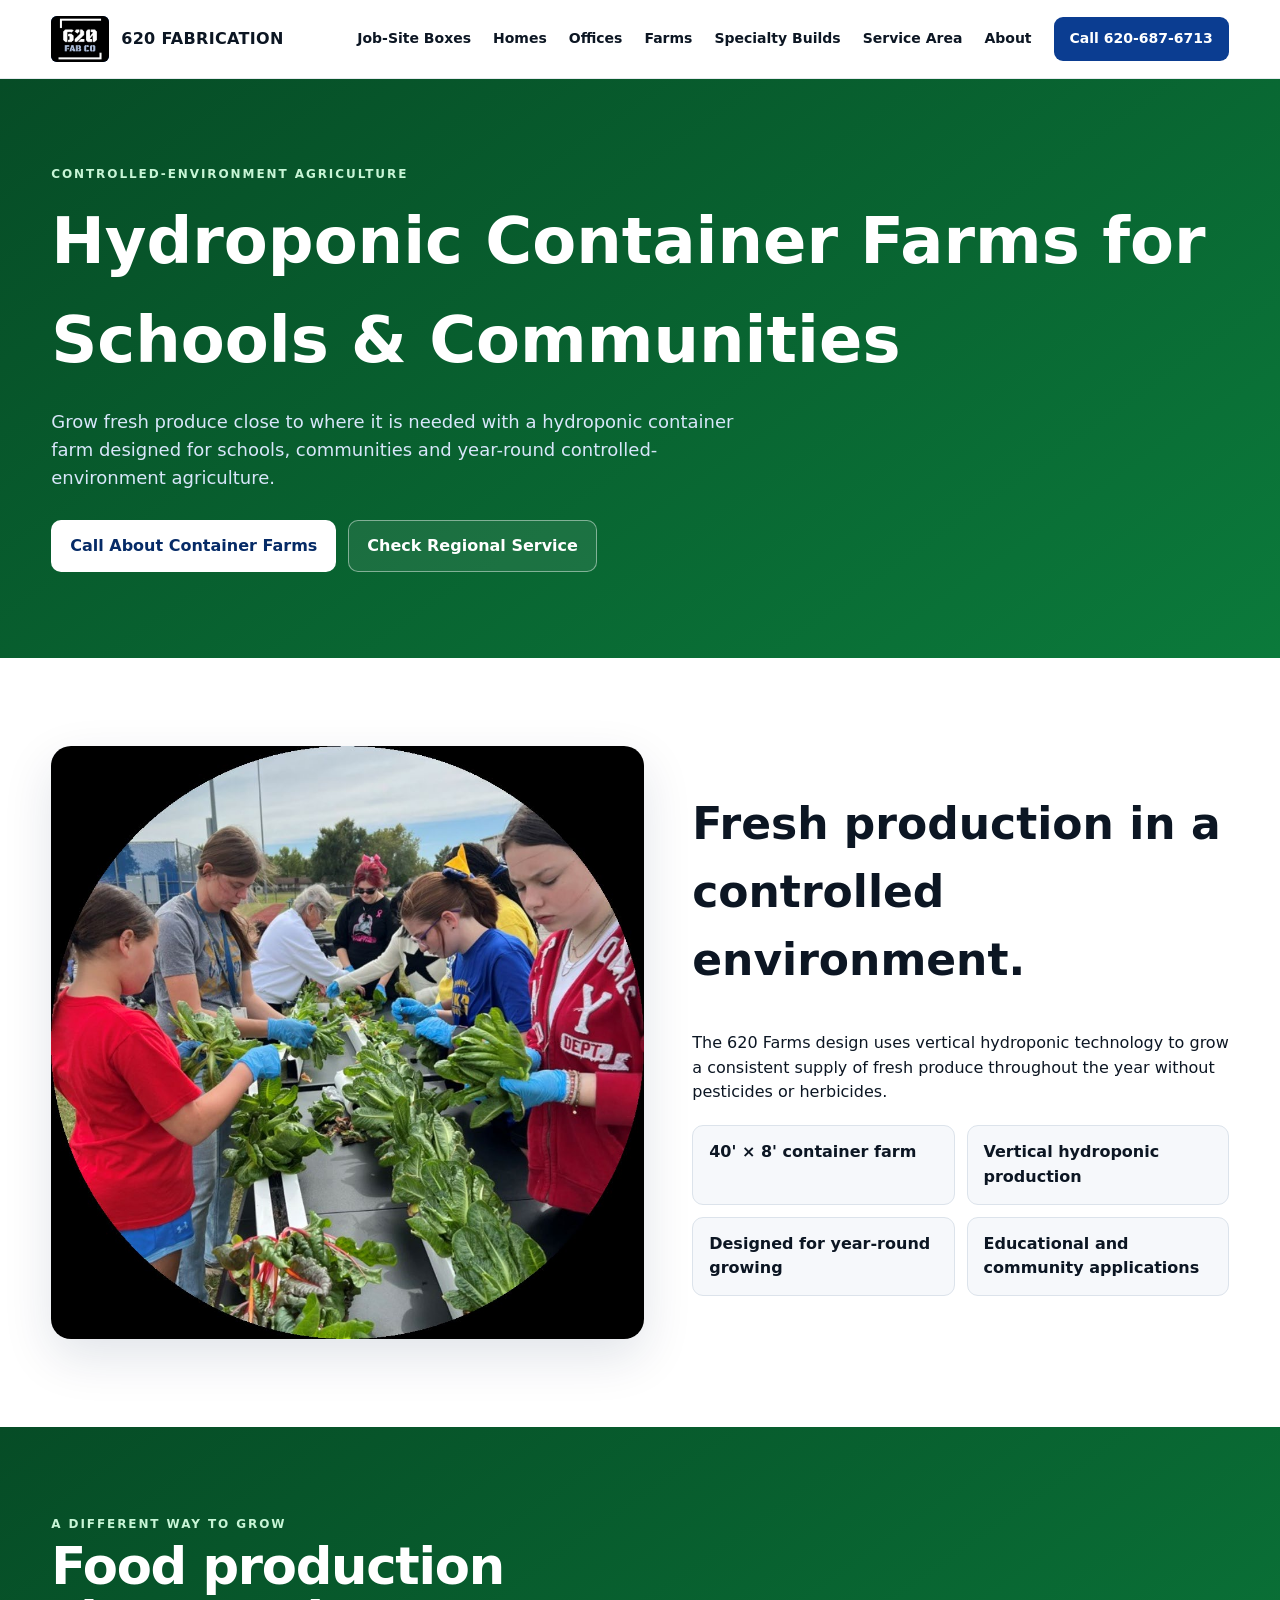
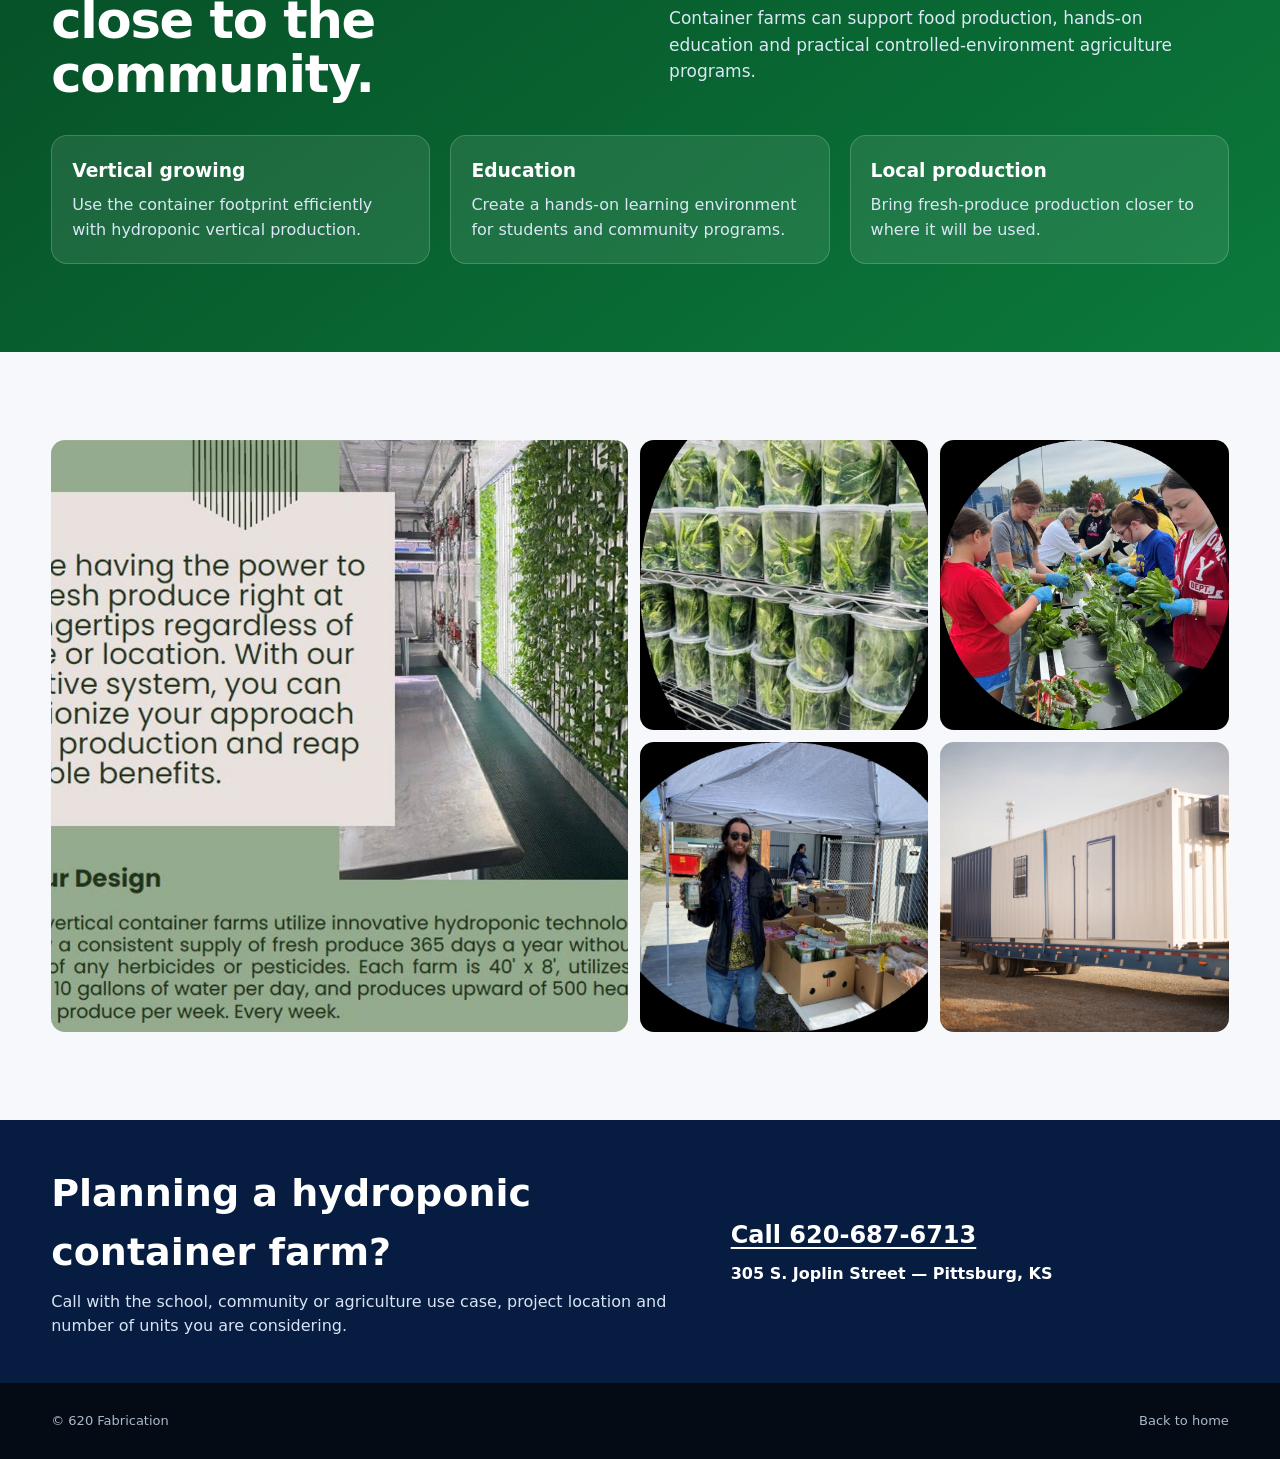
<file: farms.html>
<!doctype html><html lang="en"><head><meta charset="utf-8"><meta name="viewport" content="width=device-width,initial-scale=1"><meta name="description" content="Hydroponic container farms from 620 Fabrication for schools, communities, food programs and controlled-environment agriculture across Kansas, Missouri and Oklahoma."><title>Hydroponic Container Farms for Schools & Communities | 620 Fabrication</title><link rel="canonical" href="https://620fab.com/farms.html"><meta name="robots" content="index,follow"><script type="application/ld+json">{"@context":"https://schema.org","@type":"Product","name":"620 Hydroponic Container Farm","brand":{"@type":"Brand","name":"620 Fabrication"},"category":"Hydroponic container farm","description":"Container-based vertical hydroponic farm designed for year-round controlled-environment food production, school programs and community applications.","manufacturer":{"@type":"Organization","name":"620 Fabrication","url":"https://620fab.com/"}}</script><link rel="stylesheet" href="styles.css"></head><body><header class="topbar"><div class="wrap nav"><a class="brand" href="/"><img src="assets/img-000.png" alt="620 Fabrication"><span>620 FABRICATION</span></a><nav class="navlinks"><a href="job-site-boxes.html">Job-Site Boxes</a><a href="homes.html">Homes</a><a href="offices.html">Offices</a><a href="farms.html">Farms</a><a href="specialty.html">Specialty Builds</a><a href="service-area.html">Service Area</a><a href="about.html">About</a><a class="navcta" href="tel:+16206876713">Call 620-687-6713</a></nav><button class="menu">☰</button></div></header><section class="subhero" style="background:linear-gradient(145deg,#064c26,#0b7a3b)"><div class="wrap"><div class="eyebrow" style="color:#c7f5d6">Controlled-environment agriculture</div><h1>Hydroponic Container Farms for Schools & Communities</h1><p>Grow fresh produce close to where it is needed with a hydroponic container farm designed for schools, communities and year-round controlled-environment agriculture.</p><div class="actions"><a class="btn primary" href="tel:+16206876713">Call About Container Farms</a><a class="btn secondary" href="service-area.html">Check Regional Service</a></div></div></section><section class="section"><div class="wrap split"><img src="assets/img-055.jpg" alt="Students with hydroponic farm"><div><h2 style="font-size:44px;margin-top:0">Fresh production in a controlled environment.</h2><p class="muted">The 620 Farms design uses vertical hydroponic technology to grow a consistent supply of fresh produce throughout the year without pesticides or herbicides.</p><div class="specs"><div class="spec">40' × 8' container farm</div><div class="spec">Vertical hydroponic production</div><div class="spec">Designed for year-round growing</div><div class="spec">Educational and community applications</div></div></div></div></section><section class="section green"><div class="wrap"><div class="sectionHead"><div><div class="eyebrow" style="color:#c7f5d6">A different way to grow</div><h2>Food production close to the community.</h2></div><p>Container farms can support food production, hands-on education and practical controlled-environment agriculture programs.</p></div><div class="grid3"><div class="feature"><h3>Vertical growing</h3><p>Use the container footprint efficiently with hydroponic vertical production.</p></div><div class="feature"><h3>Education</h3><p>Create a hands-on learning environment for students and community programs.</p></div><div class="feature"><h3>Local production</h3><p>Bring fresh-produce production closer to where it will be used.</p></div></div></div></section><section class="section soft"><div class="wrap"><div class="gallery"><img src="assets/img-052.jpg" alt="620 Farms design overview"><img src="assets/img-053.jpg" alt="Fresh lettuce"><img src="assets/img-055.jpg" alt="Students harvesting"><img src="assets/img-057.jpg" alt="Community farm distribution"><img src="assets/img-002.jpg" alt="Container structure"></div></div></section><section class="contactBand"><div class="wrap contactGrid"><div><h2>Planning a hydroponic container farm?</h2><p>Call with the school, community or agriculture use case, project location and number of units you are considering.</p></div><div class="contactItems"><a class="callLink" href="tel:+16206876713">Call 620-687-6713</a><div>305 S. Joplin Street — Pittsburg, KS</div></div></div></section><a class="mobileCallBar" href="tel:+16206876713">Call About Container Farms · 620-687-6713</a><footer class="footer"><div class="wrap footerRow"><span>© 620 Fabrication</span><span><a href="/">Back to home</a></span></div></footer><script src="app.js"></script></body></html>
</file>
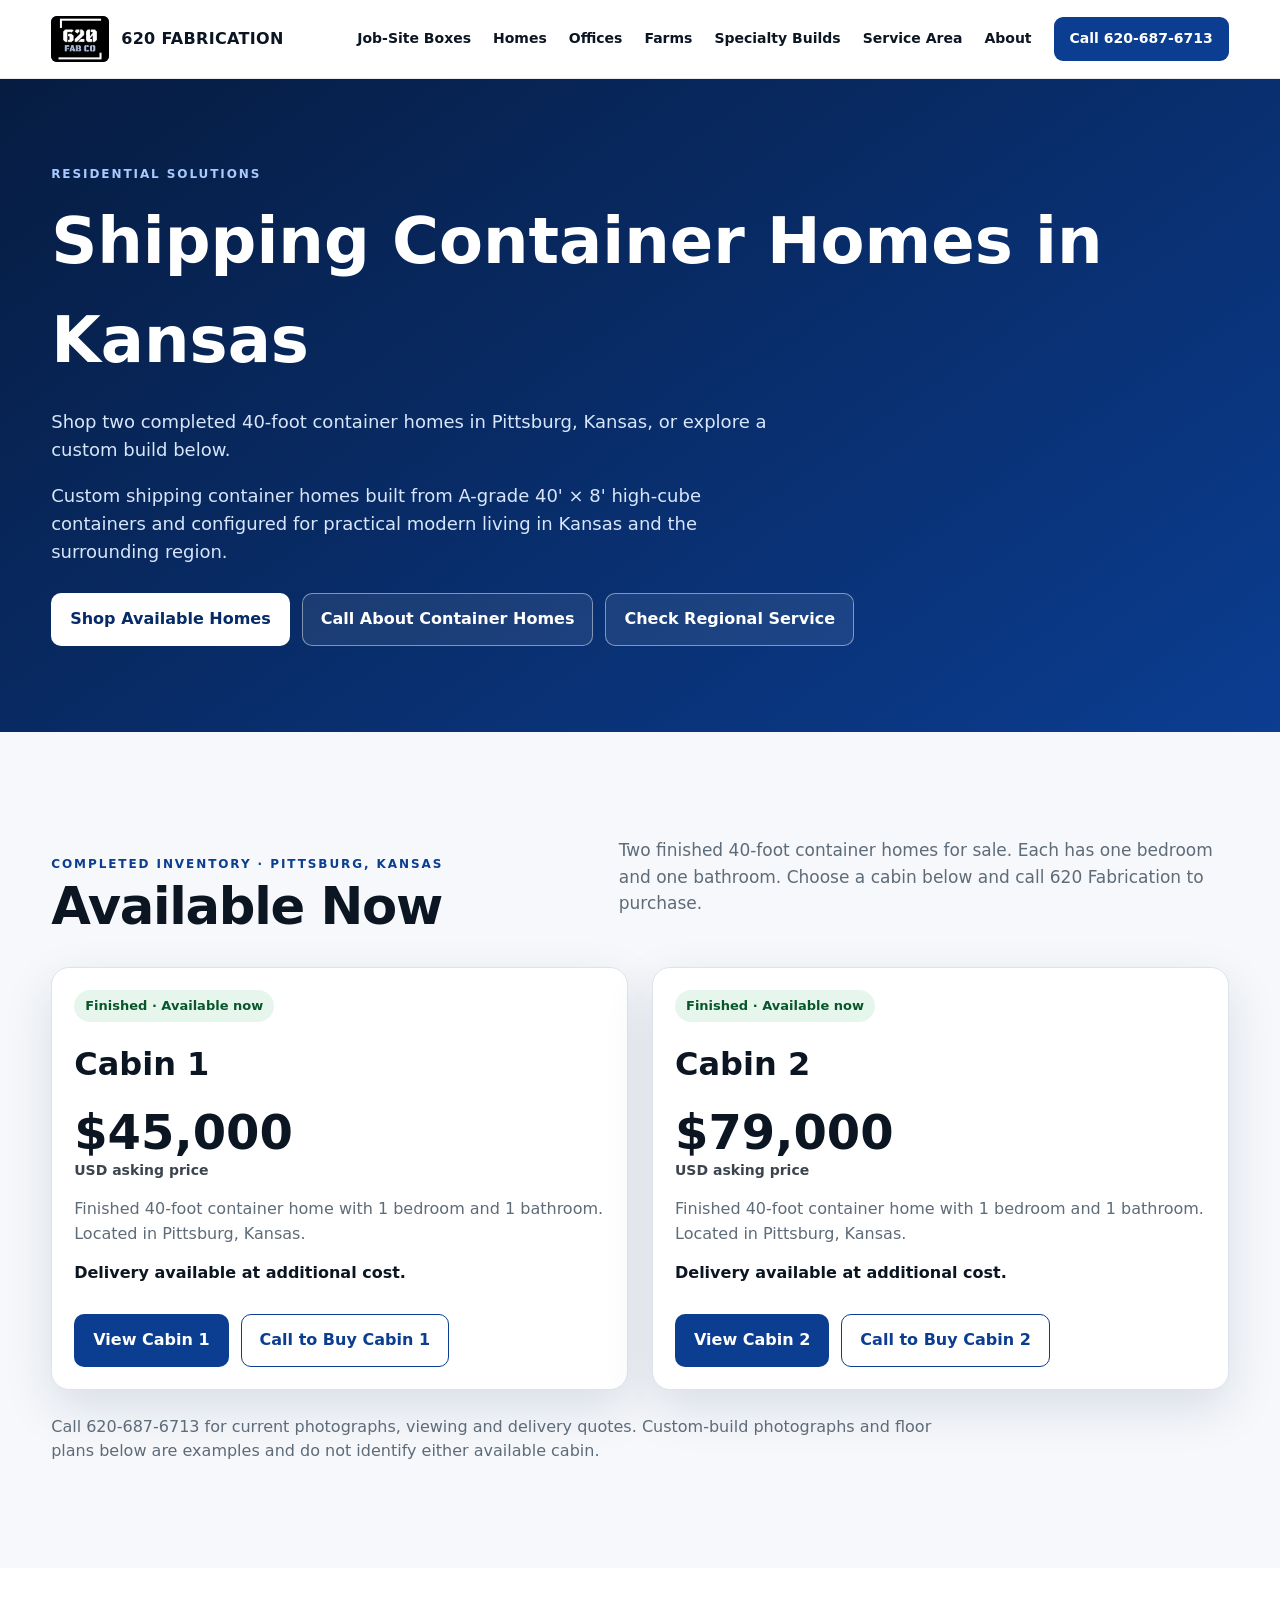
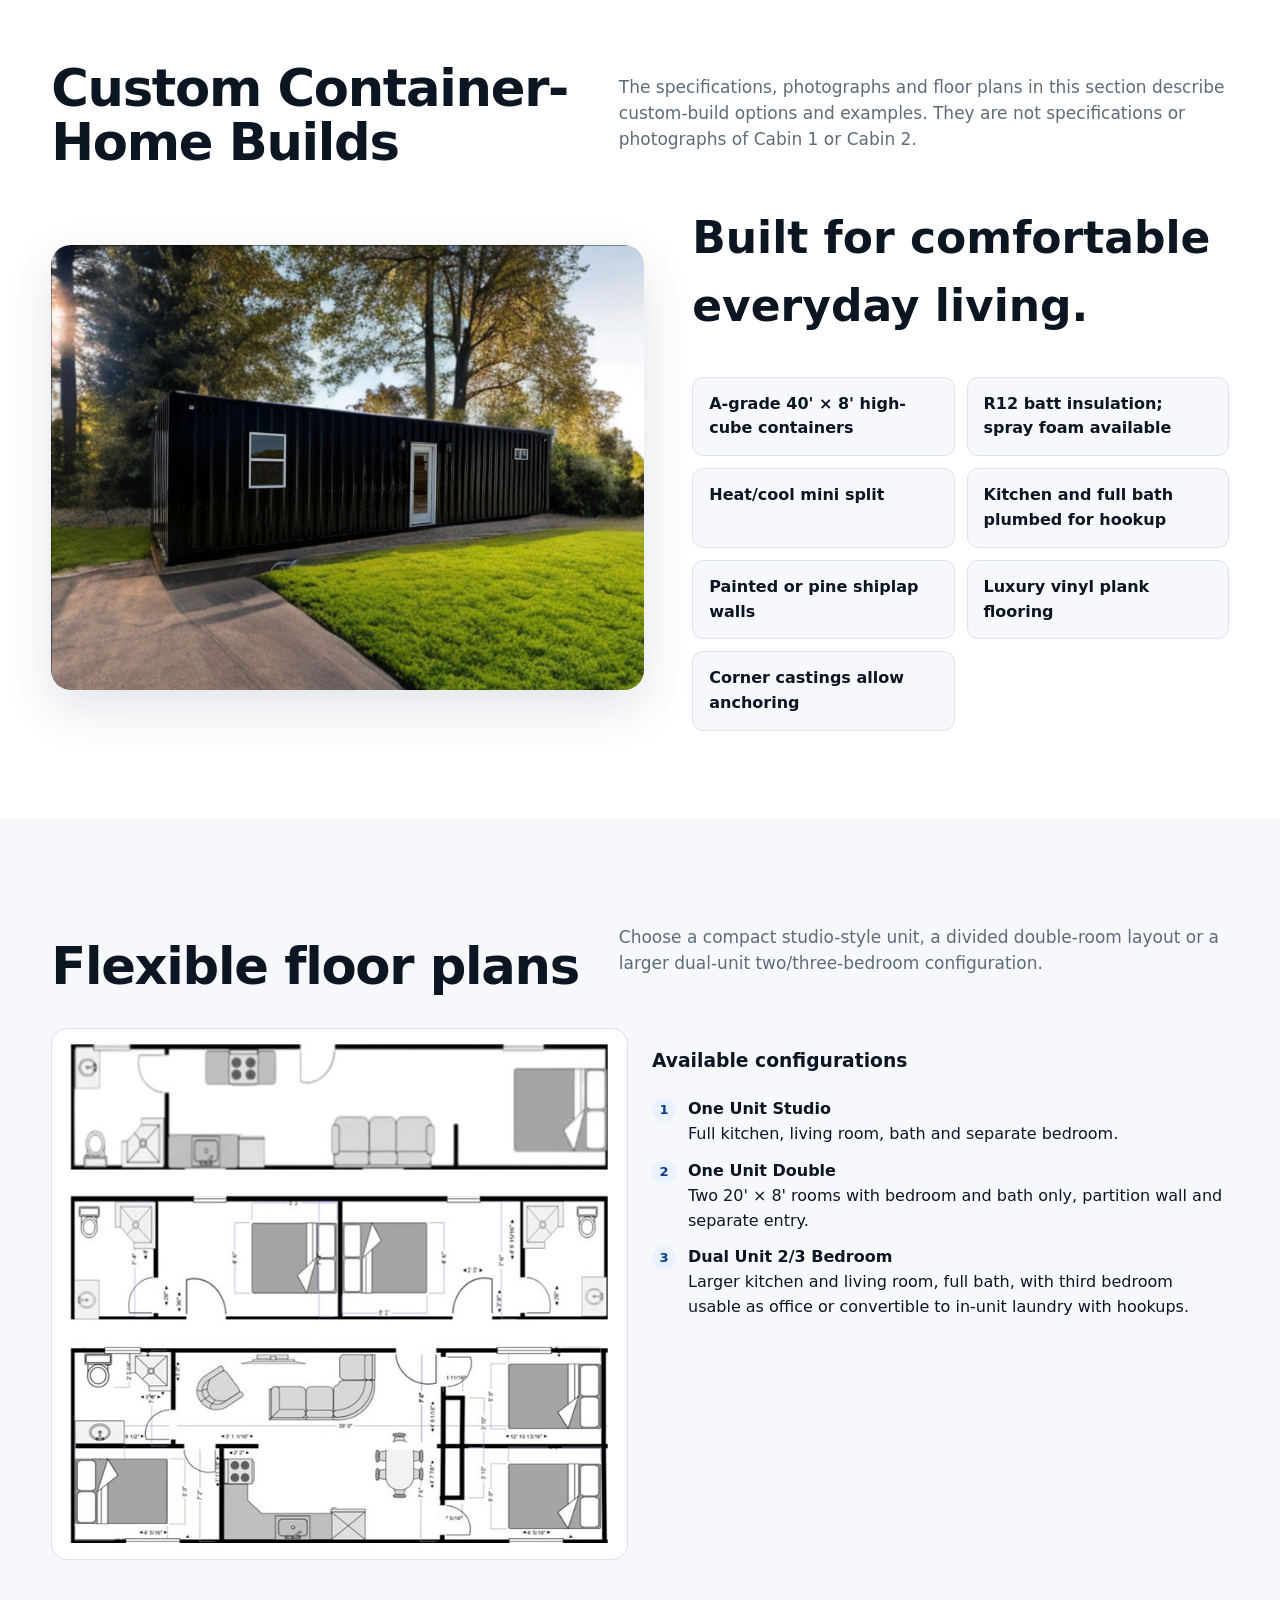
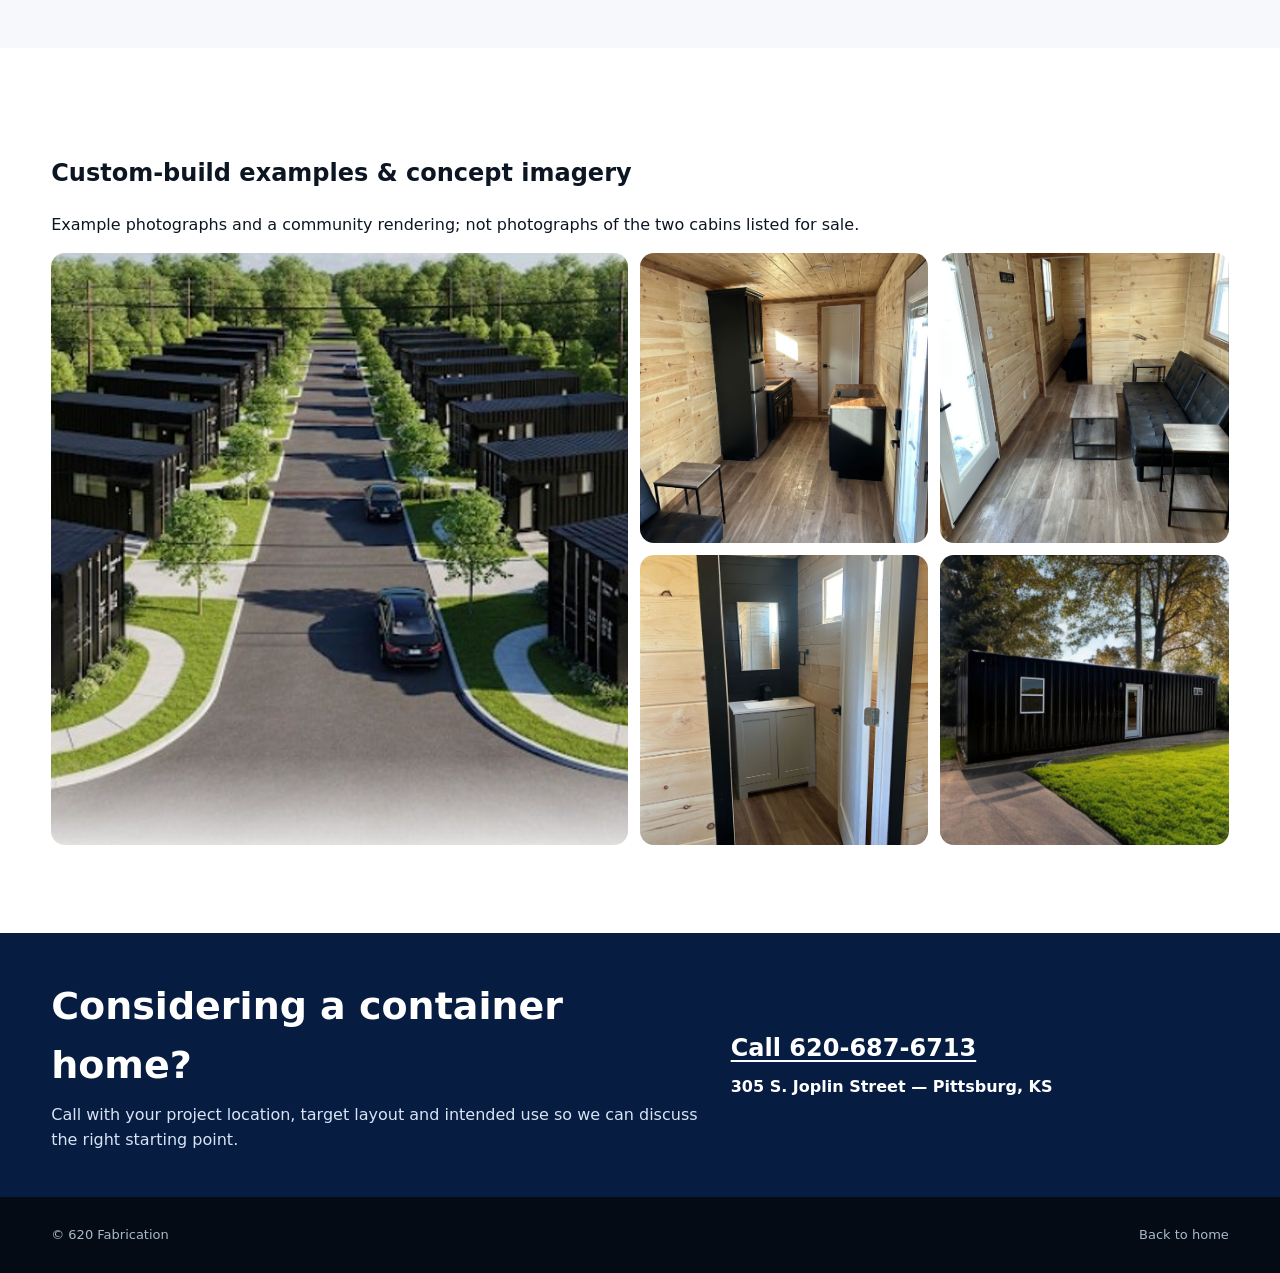
<file: homes.html>
<!doctype html><html lang="en"><head><meta charset="utf-8"><meta name="viewport" content="width=device-width,initial-scale=1"><meta name="description" content="Finished 40-foot container homes for sale in Pittsburg, Kansas: Cabin 1 $45,000 and Cabin 2 $79,000. Each 1 bed, 1 bath. Delivery extra. Custom builds also available."><title>Container Homes for Sale in Kansas — Available Now &amp; Custom | 620 Fabrication</title><link rel="canonical" href="https://620fab.com/homes.html"><meta name="robots" content="index,follow"><script type="application/ld+json">{"@context":"https://schema.org","@type":"Product","name":"620 Fabrication Shipping Container Homes","brand":{"@type":"Brand","name":"620 Fabrication"},"category":"Shipping container home","description":"Custom container-based homes with studio, multi-room and multi-container configurations, kitchen, bath, insulation and climate control.","manufacturer":{"@type":"Organization","name":"620 Fabrication","url":"https://620fab.com/"}}</script><link rel="stylesheet" href="styles.css"><link rel="stylesheet" href="inventory.css"><script type="application/ld+json">{"@context": "https://schema.org", "@type": "ItemList", "name": "Completed Container Homes Available Now", "itemListElement": [{"@type": "ListItem", "position": 1, "url": "https://620fab.com/cabin-1.html", "name": "Cabin 1 \u2014 Finished 40-Foot Container Home"}, {"@type": "ListItem", "position": 2, "url": "https://620fab.com/cabin-2.html", "name": "Cabin 2 \u2014 Finished 40-Foot Container Home"}]}</script></head><body><header class="topbar"><div class="wrap nav"><a class="brand" href="/"><img src="assets/img-000.png" alt="620 Fabrication"><span>620 FABRICATION</span></a><nav class="navlinks"><a href="job-site-boxes.html">Job-Site Boxes</a><a href="homes.html">Homes</a><a href="offices.html">Offices</a><a href="farms.html">Farms</a><a href="specialty.html">Specialty Builds</a><a href="service-area.html">Service Area</a><a href="about.html">About</a><a class="navcta" href="tel:+16206876713">Call 620-687-6713</a></nav><button class="menu" aria-label="Menu">☰</button></div></header><section class="subhero"><div class="wrap"><div class="eyebrow">Residential solutions</div><h1>Shipping Container Homes in Kansas</h1><p>Shop two completed 40-foot container homes in Pittsburg, Kansas, or explore a custom build below.</p><p>Custom shipping container homes built from A-grade 40' × 8' high-cube containers and configured for practical modern living in Kansas and the surrounding region.</p><div class="actions"><a class="btn primary" href="#available-now">Shop Available Homes</a><a class="btn secondary" href="tel:+16206876713">Call About Container Homes</a><a class="btn secondary" href="service-area.html">Check Regional Service</a></div></div></section><section id="available-now" class="section soft"><div class="wrap"><div class="sectionHead"><div><div class="eyebrow" style="color:var(--blue)">Completed inventory · Pittsburg, Kansas</div><h2>Available Now</h2></div><p>Two finished 40-foot container homes for sale. Each has one bedroom and one bathroom. Choose a cabin below and call 620 Fabrication to purchase.</p></div><div class="grid2"><article class="card inventory-card"><div class="cardBody"><span class="inventory-badge">Finished · Available now</span><h3><a href="cabin-1.html">Cabin 1</a></h3><div class="inventory-price">$45,000 <span>USD asking price</span></div><p>Finished 40-foot container home with 1 bedroom and 1 bathroom. Located in Pittsburg, Kansas.</p><p class="inventory-delivery">Delivery available at additional cost.</p><div class="actions"><a class="btn inventory-primary" href="cabin-1.html">View Cabin 1</a><a class="btn inventory-secondary" href="tel:+16206876713">Call to Buy Cabin 1</a></div></div></article><article class="card inventory-card"><div class="cardBody"><span class="inventory-badge">Finished · Available now</span><h3><a href="cabin-2.html">Cabin 2</a></h3><div class="inventory-price">$79,000 <span>USD asking price</span></div><p>Finished 40-foot container home with 1 bedroom and 1 bathroom. Located in Pittsburg, Kansas.</p><p class="inventory-delivery">Delivery available at additional cost.</p><div class="actions"><a class="btn inventory-primary" href="cabin-2.html">View Cabin 2</a><a class="btn inventory-secondary" href="tel:+16206876713">Call to Buy Cabin 2</a></div></div></article></div><p class="inventory-note">Call 620-687-6713 for current photographs, viewing and delivery quotes. Custom-build photographs and floor plans below are examples and do not identify either available cabin.</p></div></section><section id="custom-builds" class="section"><div class="wrap"><div class="sectionHead"><div><h2>Custom Container-Home Builds</h2></div><p>The specifications, photographs and floor plans in this section describe custom-build options and examples. They are not specifications or photographs of Cabin 1 or Cabin 2.</p></div></div><div class="wrap split"><img src="assets/img-011.jpg" alt="620 home exterior"><div><h2 style="font-size:44px;margin-top:0">Built for comfortable everyday living.</h2><div class="specs"><div class="spec">A-grade 40' × 8' high-cube containers</div><div class="spec">R12 batt insulation; spray foam available</div><div class="spec">Heat/cool mini split</div><div class="spec">Kitchen and full bath plumbed for hookup</div><div class="spec">Painted or pine shiplap walls</div><div class="spec">Luxury vinyl plank flooring</div><div class="spec">Corner castings allow anchoring</div></div></div></div></section><section class="section soft"><div class="wrap"><div class="sectionHead"><div><h2>Flexible floor plans</h2></div><p>Choose a compact studio-style unit, a divided double-room layout or a larger dual-unit two/three-bedroom configuration.</p></div><div class="grid2"><div class="layoutImg"><img src="assets/img-017.jpg" alt="620 Homes floor plans"></div><div class="panel"><h3>Available configurations</h3><div class="bullets"><div class="bullet"><span class="dot">1</span><div><b>One Unit Studio</b><div class="muted">Full kitchen, living room, bath and separate bedroom.</div></div></div><div class="bullet"><span class="dot">2</span><div><b>One Unit Double</b><div class="muted">Two 20' × 8' rooms with bedroom and bath only, partition wall and separate entry.</div></div></div><div class="bullet"><span class="dot">3</span><div><b>Dual Unit 2/3 Bedroom</b><div class="muted">Larger kitchen and living room, full bath, with third bedroom usable as office or convertible to in-unit laundry with hookups.</div></div></div></div></div></div></div></section><section class="section"><div class="wrap"><h2>Custom-build examples &amp; concept imagery</h2><p>Example photographs and a community rendering; not photographs of the two cabins listed for sale.</p><div class="gallery"><img src="assets/img-029.jpg" alt="Container home community rendering"><img src="assets/img-023.jpg" alt="620 home interior"><img src="assets/img-025.jpg" alt="620 home interior"><img src="assets/img-027.jpg" alt="620 home bath"><img src="assets/img-011.jpg" alt="620 home exterior"></div></div></section><section class="contactBand"><div class="wrap contactGrid"><div><h2>Considering a container home?</h2><p>Call with your project location, target layout and intended use so we can discuss the right starting point.</p></div><div class="contactItems"><a class="callLink" href="tel:+16206876713">Call 620-687-6713</a><div>305 S. Joplin Street — Pittsburg, KS</div></div></div></section><a class="mobileCallBar" href="tel:+16206876713">Call About Container Homes · 620-687-6713</a><footer class="footer"><div class="wrap footerRow"><span>© 620 Fabrication</span><span><a href="/">Back to home</a></span></div></footer><script src="app.js"></script></body></html>
</file>
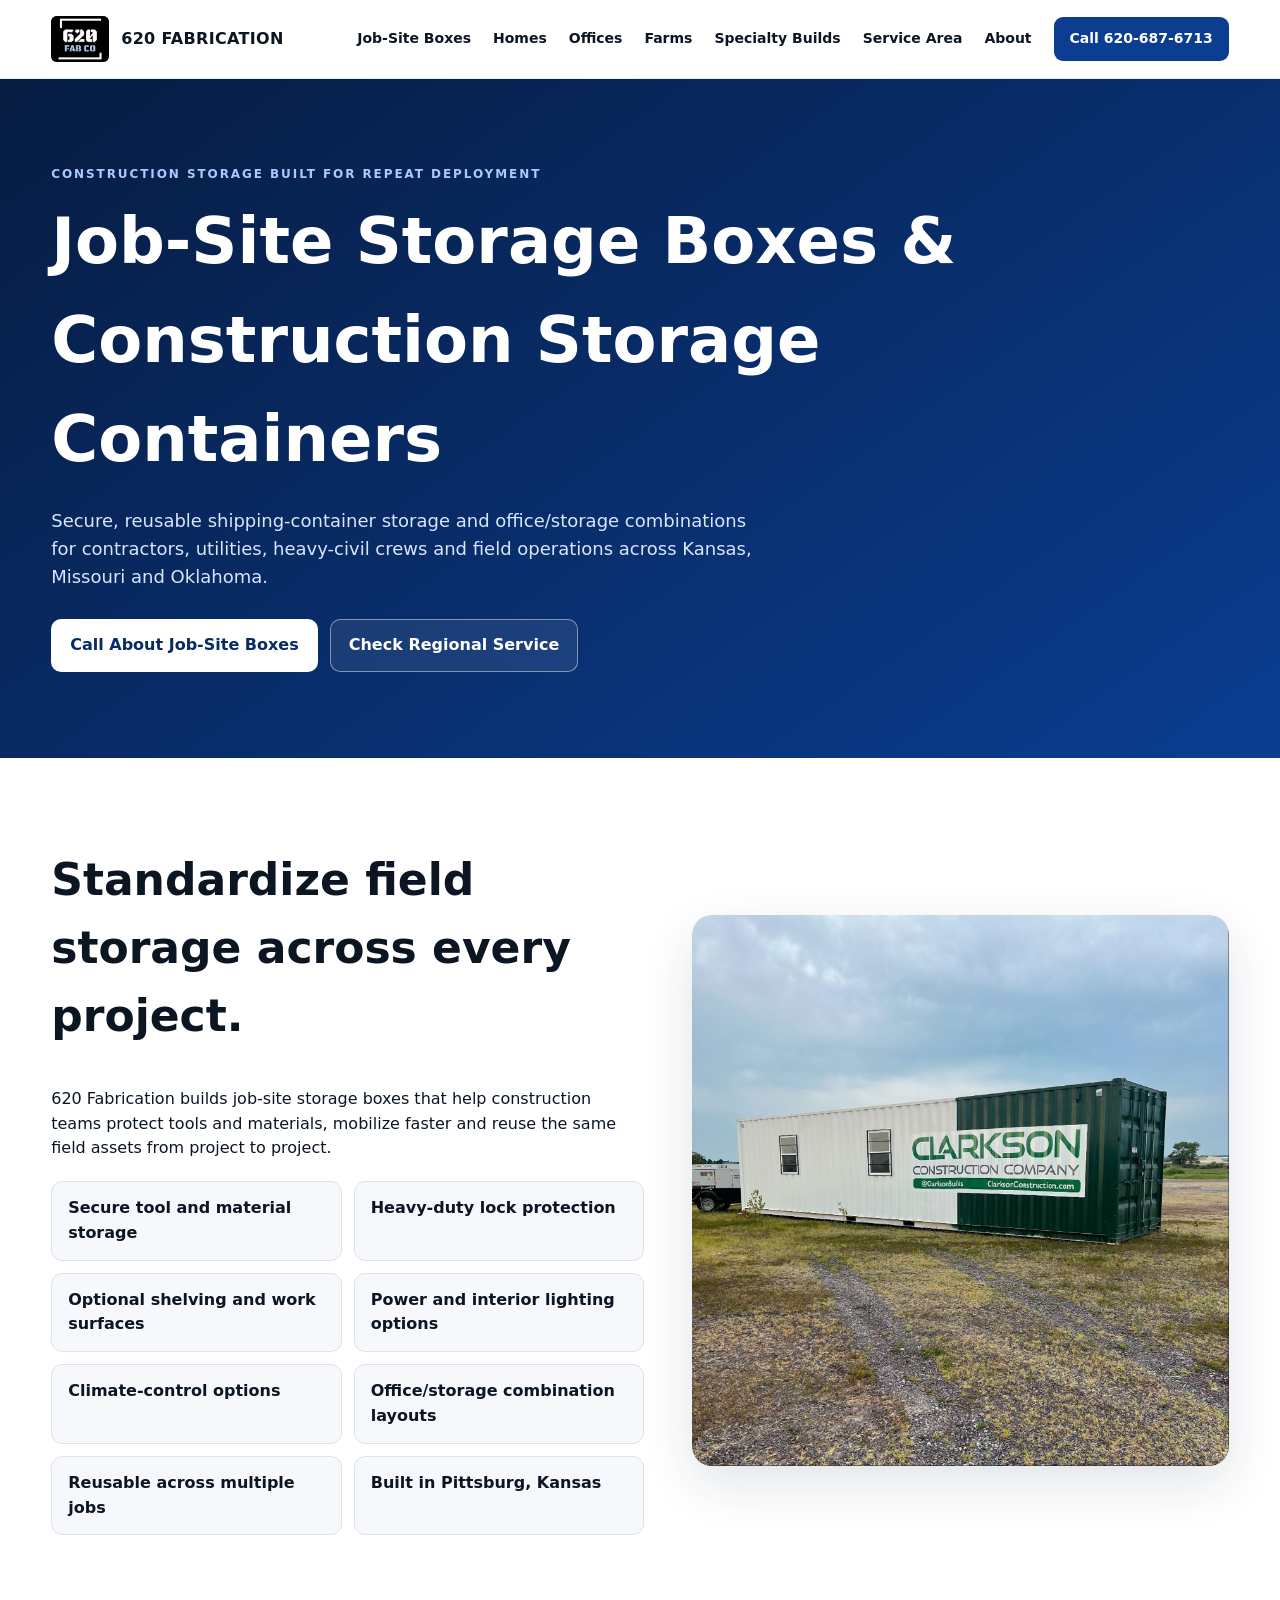
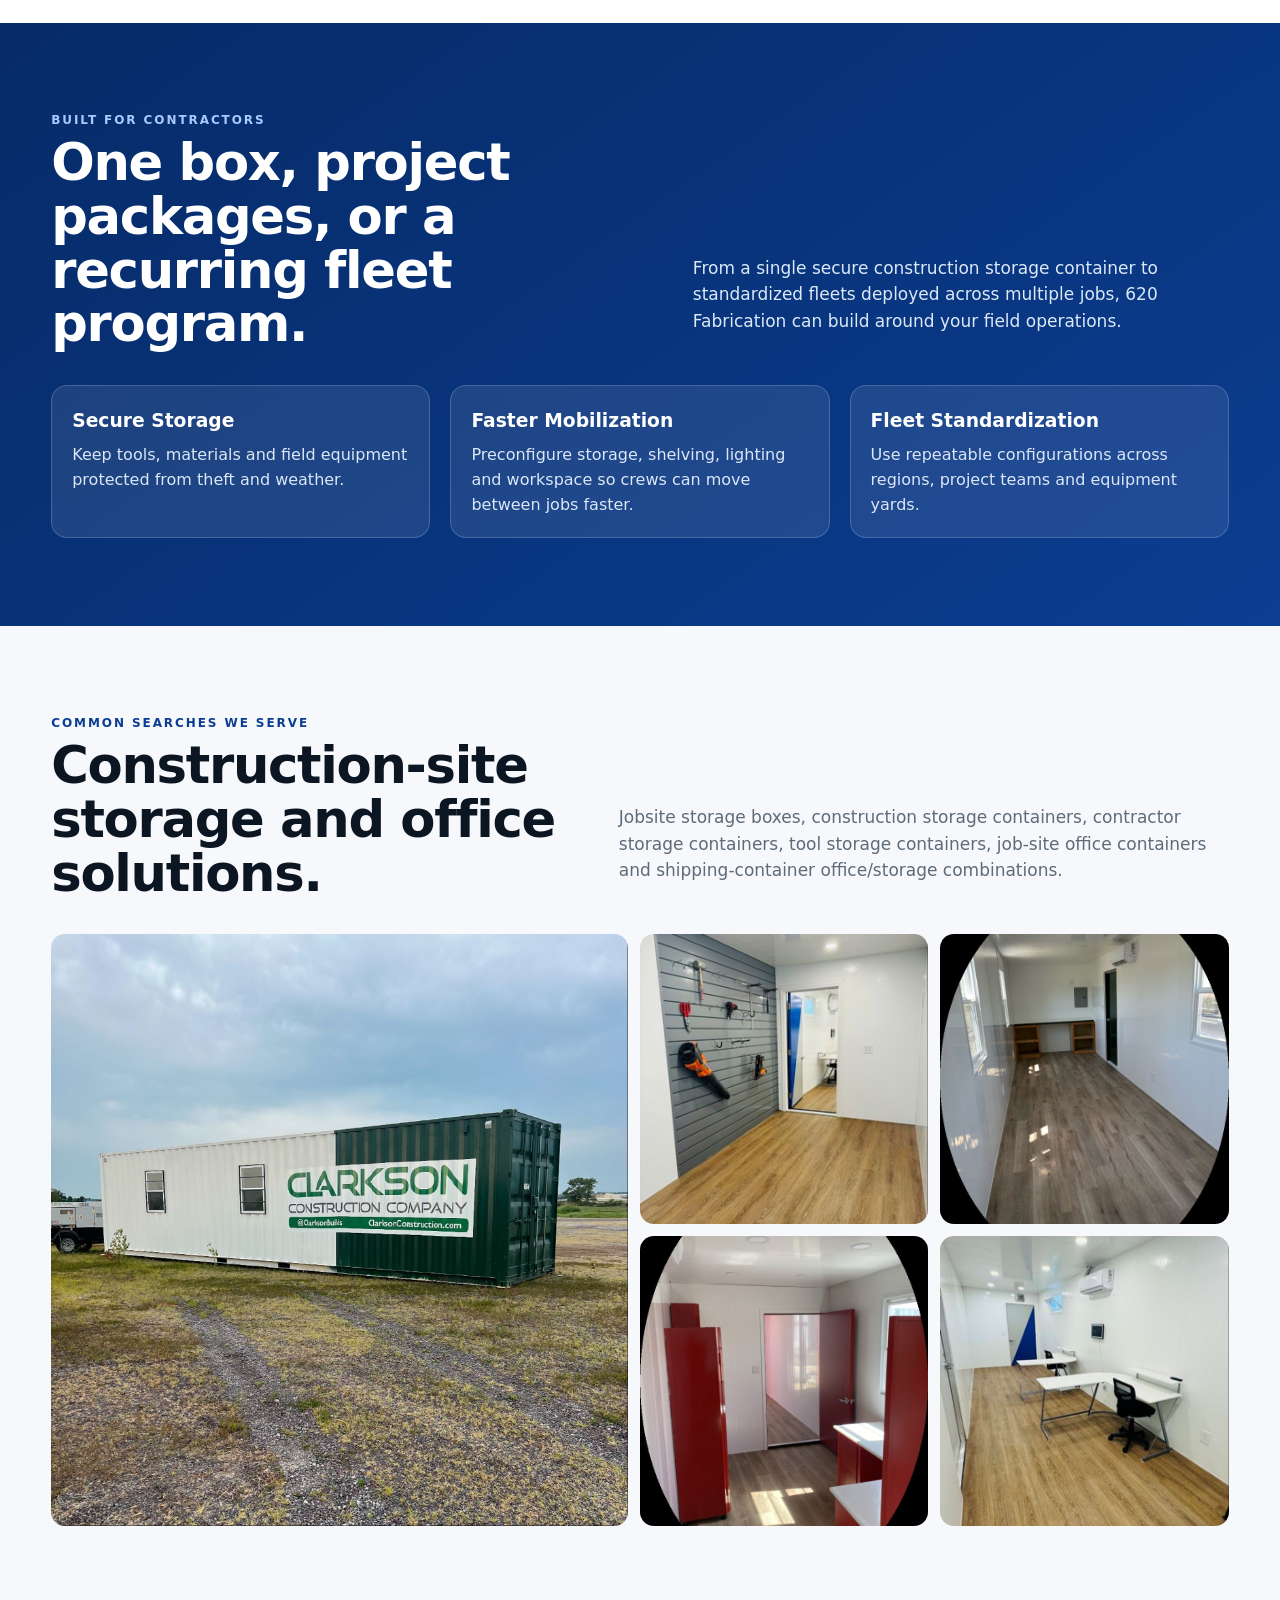
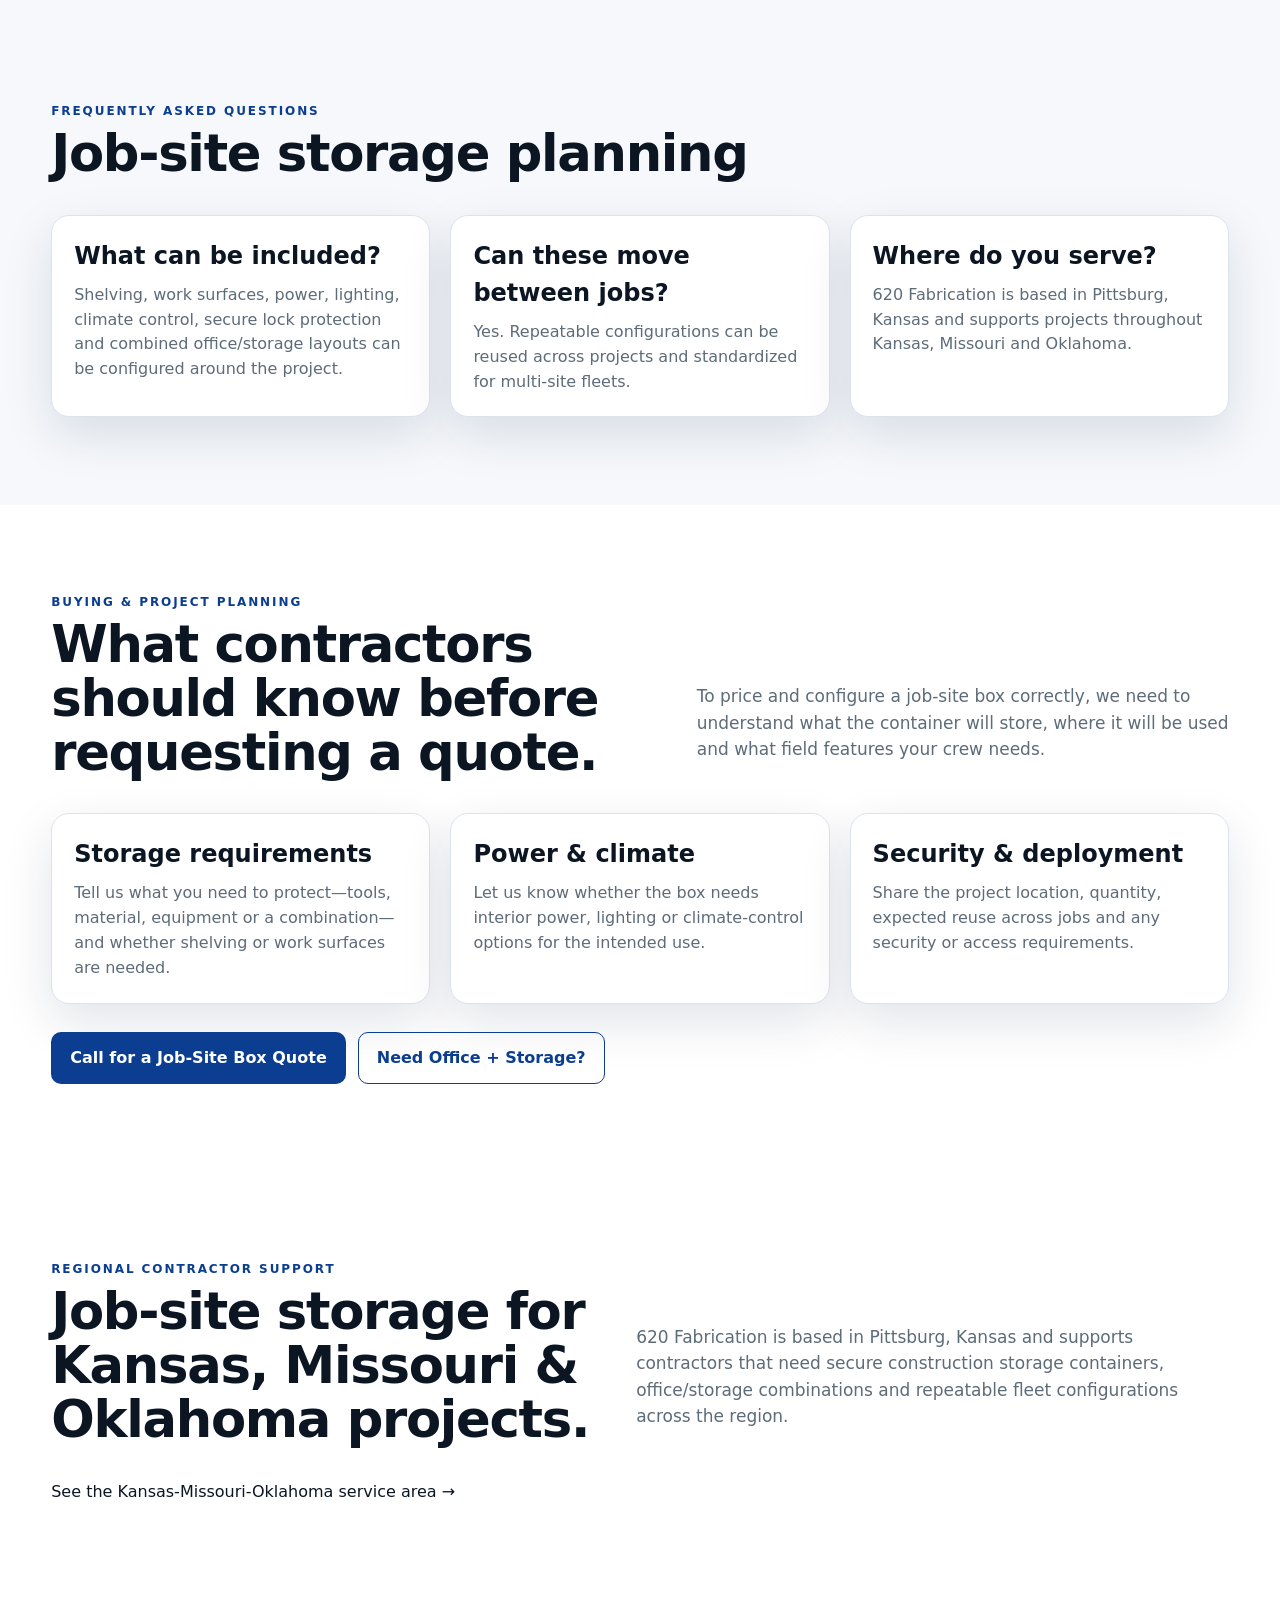
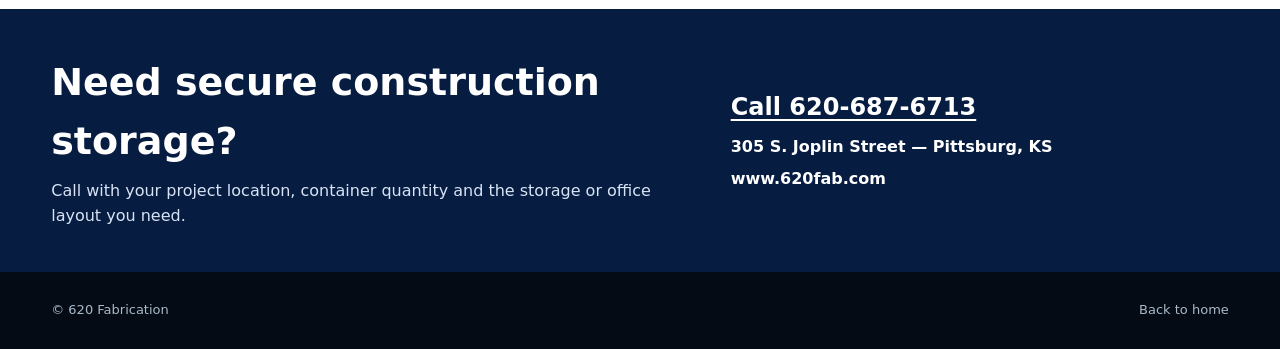
<file: job-site-boxes.html>
<!doctype html><html lang="en"><head><meta charset="utf-8"><meta name="viewport" content="width=device-width,initial-scale=1"><meta name="description" content="Secure job-site storage boxes and construction storage containers from 620 Fabrication in Pittsburg, Kansas. Custom shipping container storage, office/storage combinations, shelving, lighting, climate control and lock protection for contractors."><title>Job-Site Storage Boxes & Construction Storage Containers | 620 Fabrication</title><link rel="canonical" href="https://620fab.com/job-site-boxes.html"><meta name="robots" content="index,follow"><link rel="stylesheet" href="styles.css"><script type="application/ld+json">{"@context":"https://schema.org","@type":"Product","name":"620 Fabrication Job-Site Storage Boxes","brand":{"@type":"Brand","name":"620 Fabrication"},"category":"Construction site storage container","description":"Secure reusable job-site storage boxes and construction storage containers with optional shelving, power, lighting, climate control, office/storage layouts and enhanced lock protection.","manufacturer":{"@type":"Organization","name":"620 Fabrication","url":"https://620fab.com/"}}</script><script type="application/ld+json">{"@context":"https://schema.org","@type":"FAQPage","mainEntity":[{"@type":"Question","name":"What can be included in a 620 job-site storage box?","acceptedAnswer":{"@type":"Answer","text":"Configurations can include shelving, work surfaces, power, interior lighting, climate control, secure lock protection and combined office/storage layouts."}},{"@type":"Question","name":"Can job-site storage containers be reused between projects?","acceptedAnswer":{"@type":"Answer","text":"Yes. 620 Fabrication designs reusable configurations that can be mobilized from project to project and standardized across fleets."}},{"@type":"Question","name":"Where does 620 Fabrication serve contractors?","acceptedAnswer":{"@type":"Answer","text":"620 Fabrication is based in Pittsburg, Kansas and supports projects throughout Kansas, Missouri and Oklahoma."}}]}</script></head><body>
<header class="topbar"><div class="wrap nav"><a class="brand" href="/"><img src="assets/img-000.png" alt="620 Fabrication"><span>620 FABRICATION</span></a><nav class="navlinks"><a href="job-site-boxes.html">Job-Site Boxes</a><a href="homes.html">Homes</a><a href="offices.html">Offices</a><a href="farms.html">Farms</a><a href="specialty.html">Specialty Builds</a><a href="service-area.html">Service Area</a><a href="about.html">About</a><a class="navcta" href="tel:+16206876713">Call 620-687-6713</a></nav><button class="menu" aria-label="Menu">☰</button></div></header>
<section class="subhero"><div class="wrap"><div class="eyebrow">Construction storage built for repeat deployment</div><h1>Job-Site Storage Boxes & Construction Storage Containers</h1><p>Secure, reusable shipping-container storage and office/storage combinations for contractors, utilities, heavy-civil crews and field operations across Kansas, Missouri and Oklahoma.</p><div class="actions"><a class="btn primary" href="tel:+16206876713">Call About Job-Site Boxes</a><a class="btn secondary" href="service-area.html">Check Regional Service</a></div></div></section>
<section class="section"><div class="wrap split"><div><h2 style="font-size:44px;margin-top:0">Standardize field storage across every project.</h2><p class="muted">620 Fabrication builds job-site storage boxes that help construction teams protect tools and materials, mobilize faster and reuse the same field assets from project to project.</p><div class="specs"><div class="spec">Secure tool and material storage</div><div class="spec">Heavy-duty lock protection</div><div class="spec">Optional shelving and work surfaces</div><div class="spec">Power and interior lighting options</div><div class="spec">Climate-control options</div><div class="spec">Office/storage combination layouts</div><div class="spec">Reusable across multiple jobs</div><div class="spec">Built in Pittsburg, Kansas</div></div></div><img src="assets/img-040.jpg" alt="620 Fabrication job site storage box and construction container office"></div></section>
<section class="section blue"><div class="wrap"><div class="sectionHead"><div><div class="eyebrow">Built for contractors</div><h2>One box, project packages, or a recurring fleet program.</h2></div><p>From a single secure construction storage container to standardized fleets deployed across multiple jobs, 620 Fabrication can build around your field operations.</p></div><div class="grid3"><div class="feature"><h3>Secure Storage</h3><p>Keep tools, materials and field equipment protected from theft and weather.</p></div><div class="feature"><h3>Faster Mobilization</h3><p>Preconfigure storage, shelving, lighting and workspace so crews can move between jobs faster.</p></div><div class="feature"><h3>Fleet Standardization</h3><p>Use repeatable configurations across regions, project teams and equipment yards.</p></div></div></div></section>
<section class="section soft"><div class="wrap"><div class="sectionHead"><div><div class="eyebrow" style="color:var(--blue)">Common searches we serve</div><h2>Construction-site storage and office solutions.</h2></div><p>Jobsite storage boxes, construction storage containers, contractor storage containers, tool storage containers, job-site office containers and shipping-container office/storage combinations.</p></div><div class="gallery"><img src="assets/img-040.jpg" alt="secure construction job site storage container"><img src="assets/img-046.jpg" alt="tool storage wall inside jobsite storage box"><img src="assets/img-036.jpg" alt="shipping container office interior"><img src="assets/img-038.jpg" alt="construction site office container interior"><img src="assets/img-030.jpg" alt="portable container office workspace"></div></div></section>
<section class="section soft"><div class="wrap"><div class="sectionHead"><div><div class="eyebrow" style="color:var(--blue)">Frequently asked questions</div><h2>Job-site storage planning</h2></div></div><div class="grid3"><div class="card"><div class="cardBody"><h3>What can be included?</h3><p>Shelving, work surfaces, power, lighting, climate control, secure lock protection and combined office/storage layouts can be configured around the project.</p></div></div><div class="card"><div class="cardBody"><h3>Can these move between jobs?</h3><p>Yes. Repeatable configurations can be reused across projects and standardized for multi-site fleets.</p></div></div><div class="card"><div class="cardBody"><h3>Where do you serve?</h3><p>620 Fabrication is based in Pittsburg, Kansas and supports projects throughout Kansas, Missouri and Oklahoma.</p></div></div></div></div></section><section class="section"><div class="wrap"><div class="sectionHead"><div><div class="eyebrow" style="color:var(--blue)">Buying & project planning</div><h2>What contractors should know before requesting a quote.</h2></div><p>To price and configure a job-site box correctly, we need to understand what the container will store, where it will be used and what field features your crew needs.</p></div><div class="grid3"><div class="card"><div class="cardBody"><h3>Storage requirements</h3><p>Tell us what you need to protect—tools, material, equipment or a combination—and whether shelving or work surfaces are needed.</p></div></div><div class="card"><div class="cardBody"><h3>Power & climate</h3><p>Let us know whether the box needs interior power, lighting or climate-control options for the intended use.</p></div></div><div class="card"><div class="cardBody"><h3>Security & deployment</h3><p>Share the project location, quantity, expected reuse across jobs and any security or access requirements.</p></div></div></div><div class="actions"><a class="btn" style="background:var(--blue);color:white" href="tel:+16206876713">Call for a Job-Site Box Quote</a><a class="btn" style="border-color:var(--blue);color:var(--blue)" href="offices.html">Need Office + Storage?</a></div></div></section><section class="section"><div class="wrap"><div class="sectionHead"><div><div class="eyebrow" style="color:var(--blue)">Regional contractor support</div><h2>Job-site storage for Kansas, Missouri & Oklahoma projects.</h2></div><p>620 Fabrication is based in Pittsburg, Kansas and supports contractors that need secure construction storage containers, office/storage combinations and repeatable fleet configurations across the region.</p></div><p><a class="link" href="service-area.html">See the Kansas-Missouri-Oklahoma service area →</a></p></div></section><section class="contactBand"><div class="wrap contactGrid"><div><h2>Need secure construction storage?</h2><p>Call with your project location, container quantity and the storage or office layout you need.</p></div><div class="contactItems"><a class="callLink" href="tel:+16206876713">Call 620-687-6713</a><div>305 S. Joplin Street — Pittsburg, KS</div><div>www.620fab.com</div></div></div></section><a class="mobileCallBar" href="tel:+16206876713">Call About Job-Site Boxes · 620-687-6713</a><footer class="footer"><div class="wrap footerRow"><span>© 620 Fabrication</span><span><a href="/">Back to home</a></span></div></footer><script src="app.js"></script></body></html>
</file>
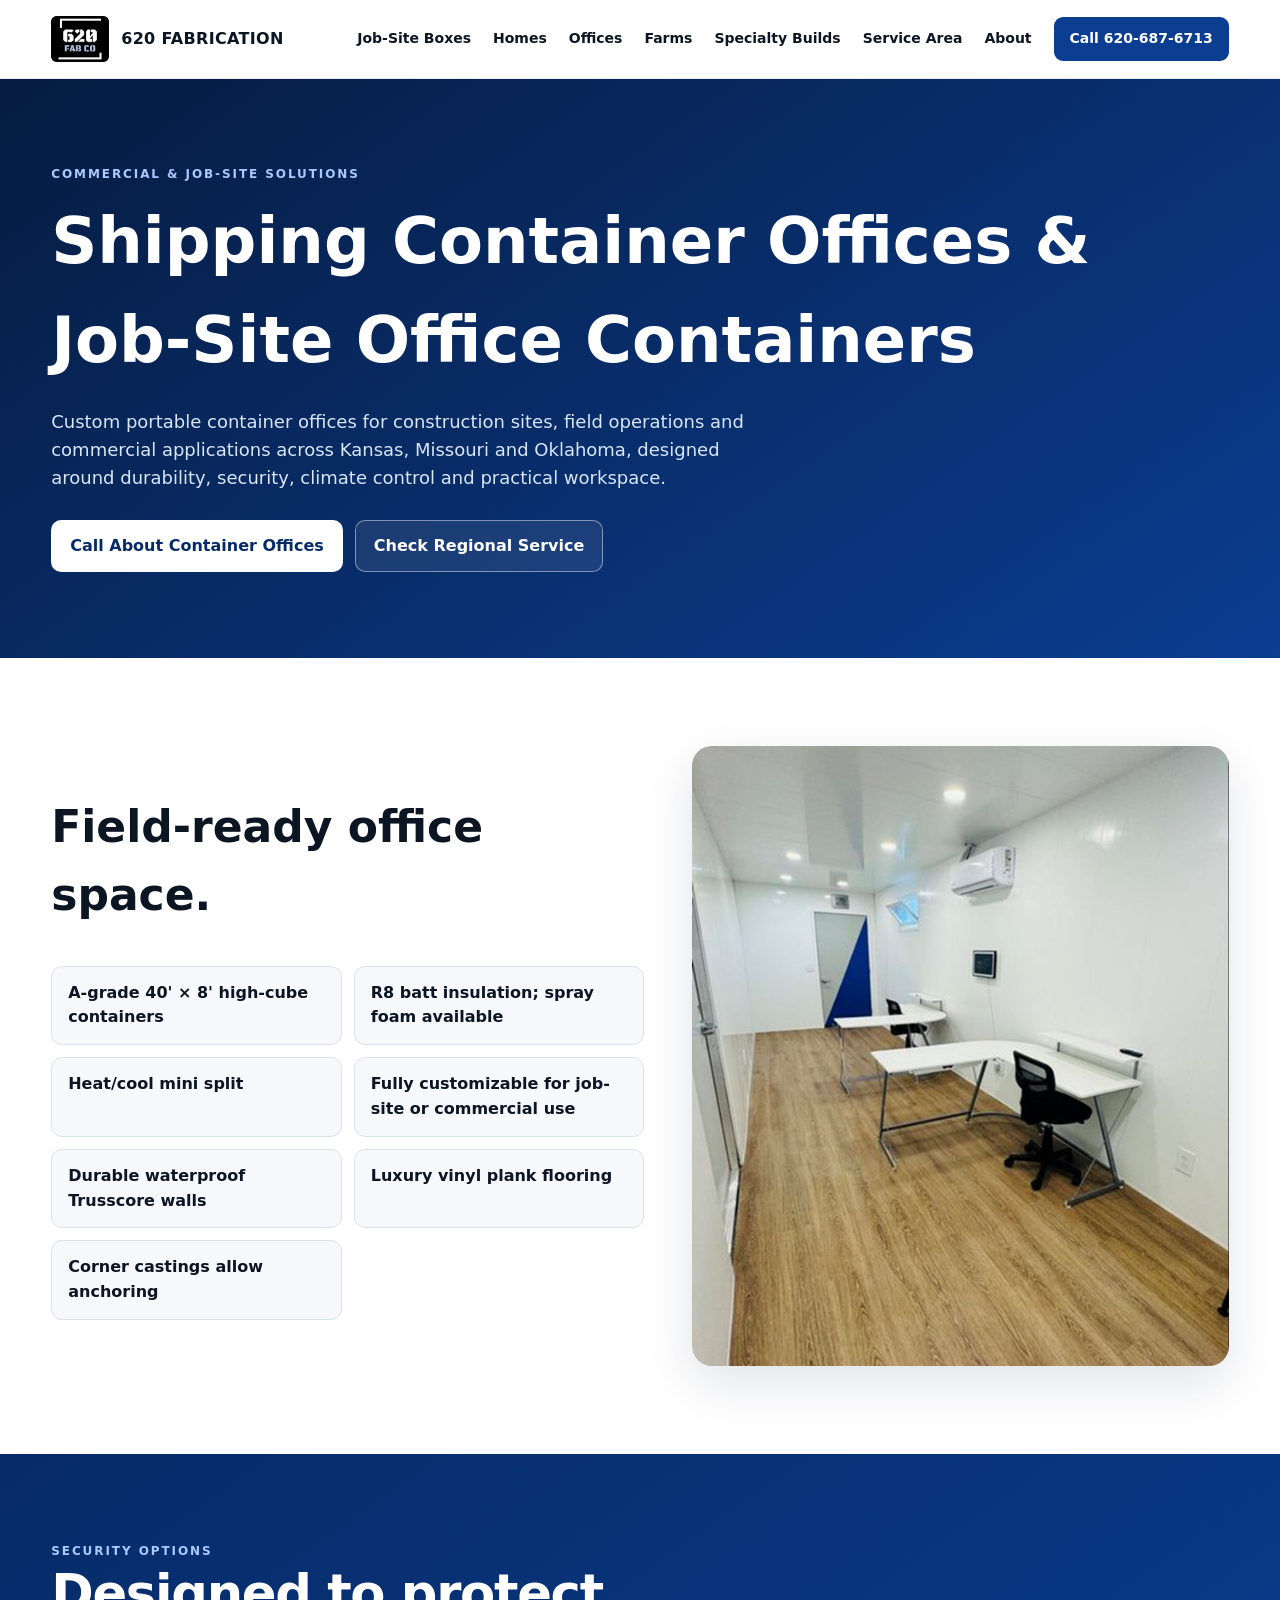
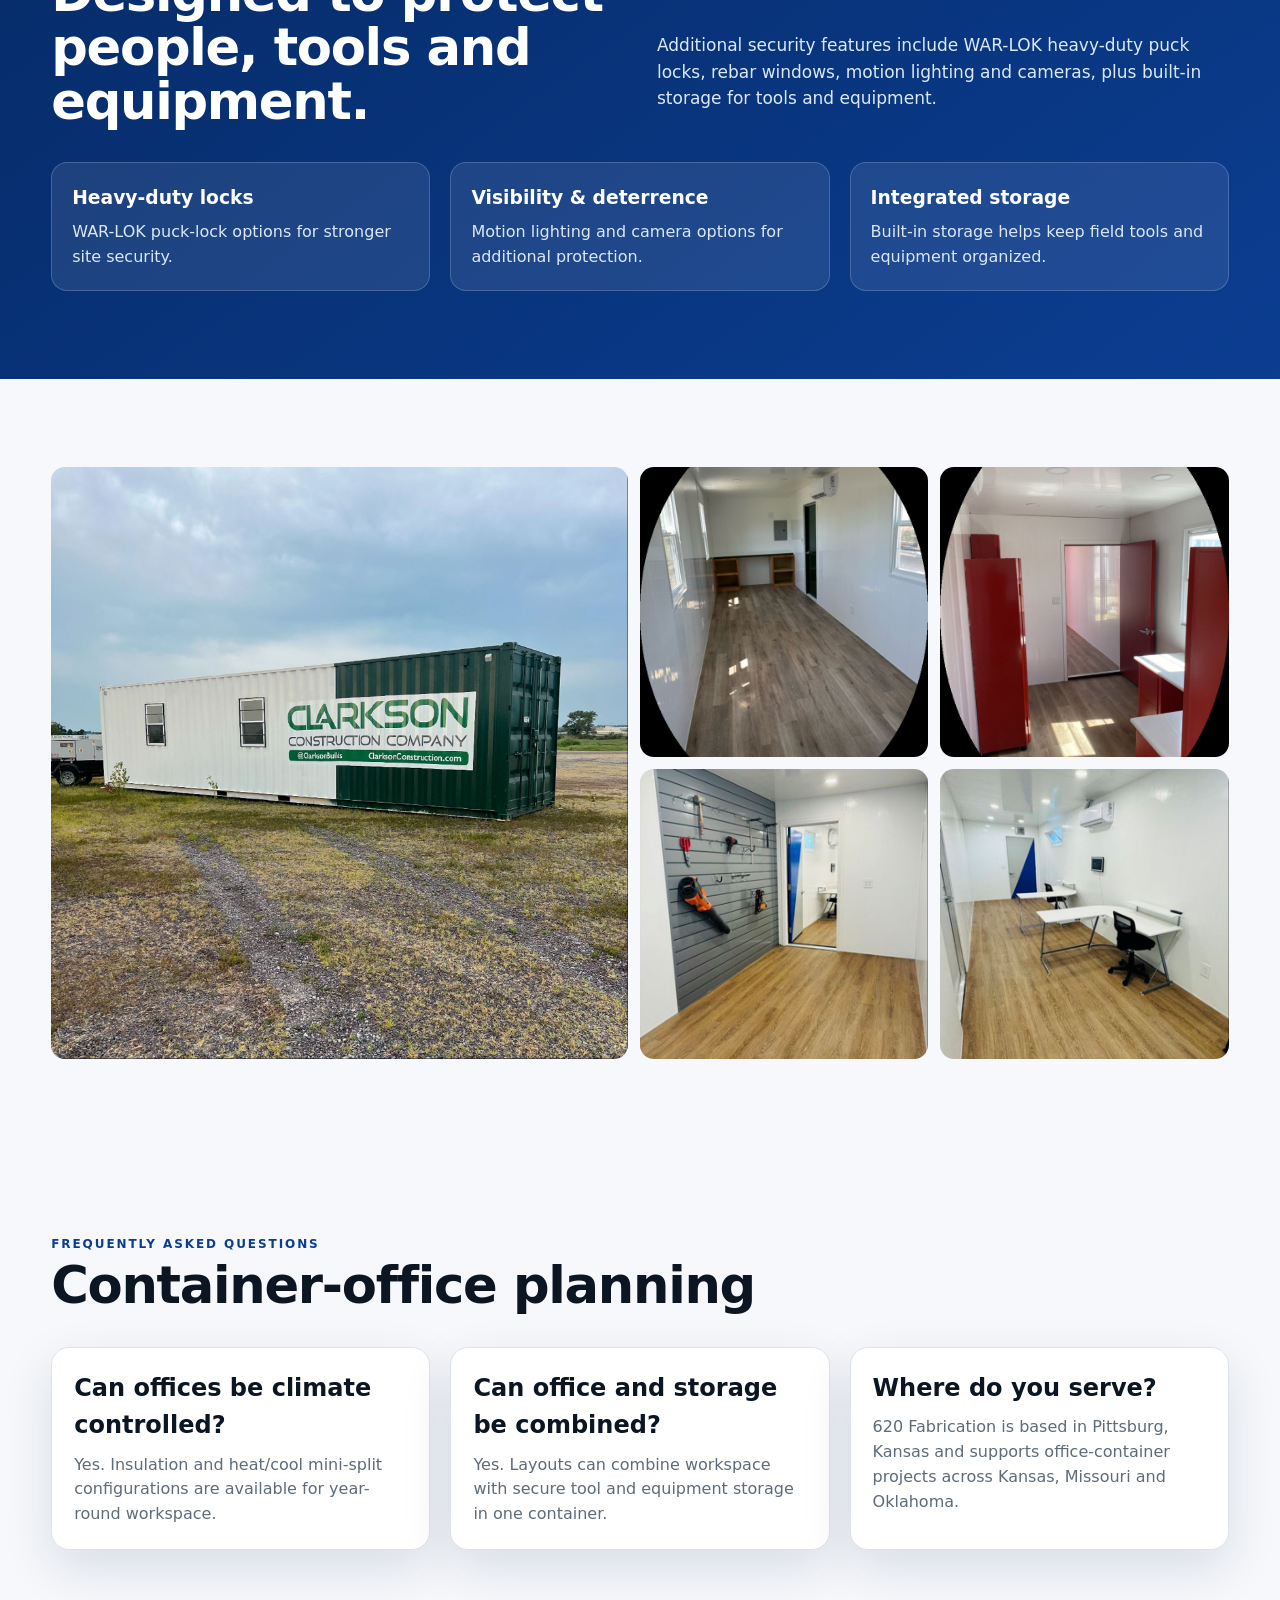
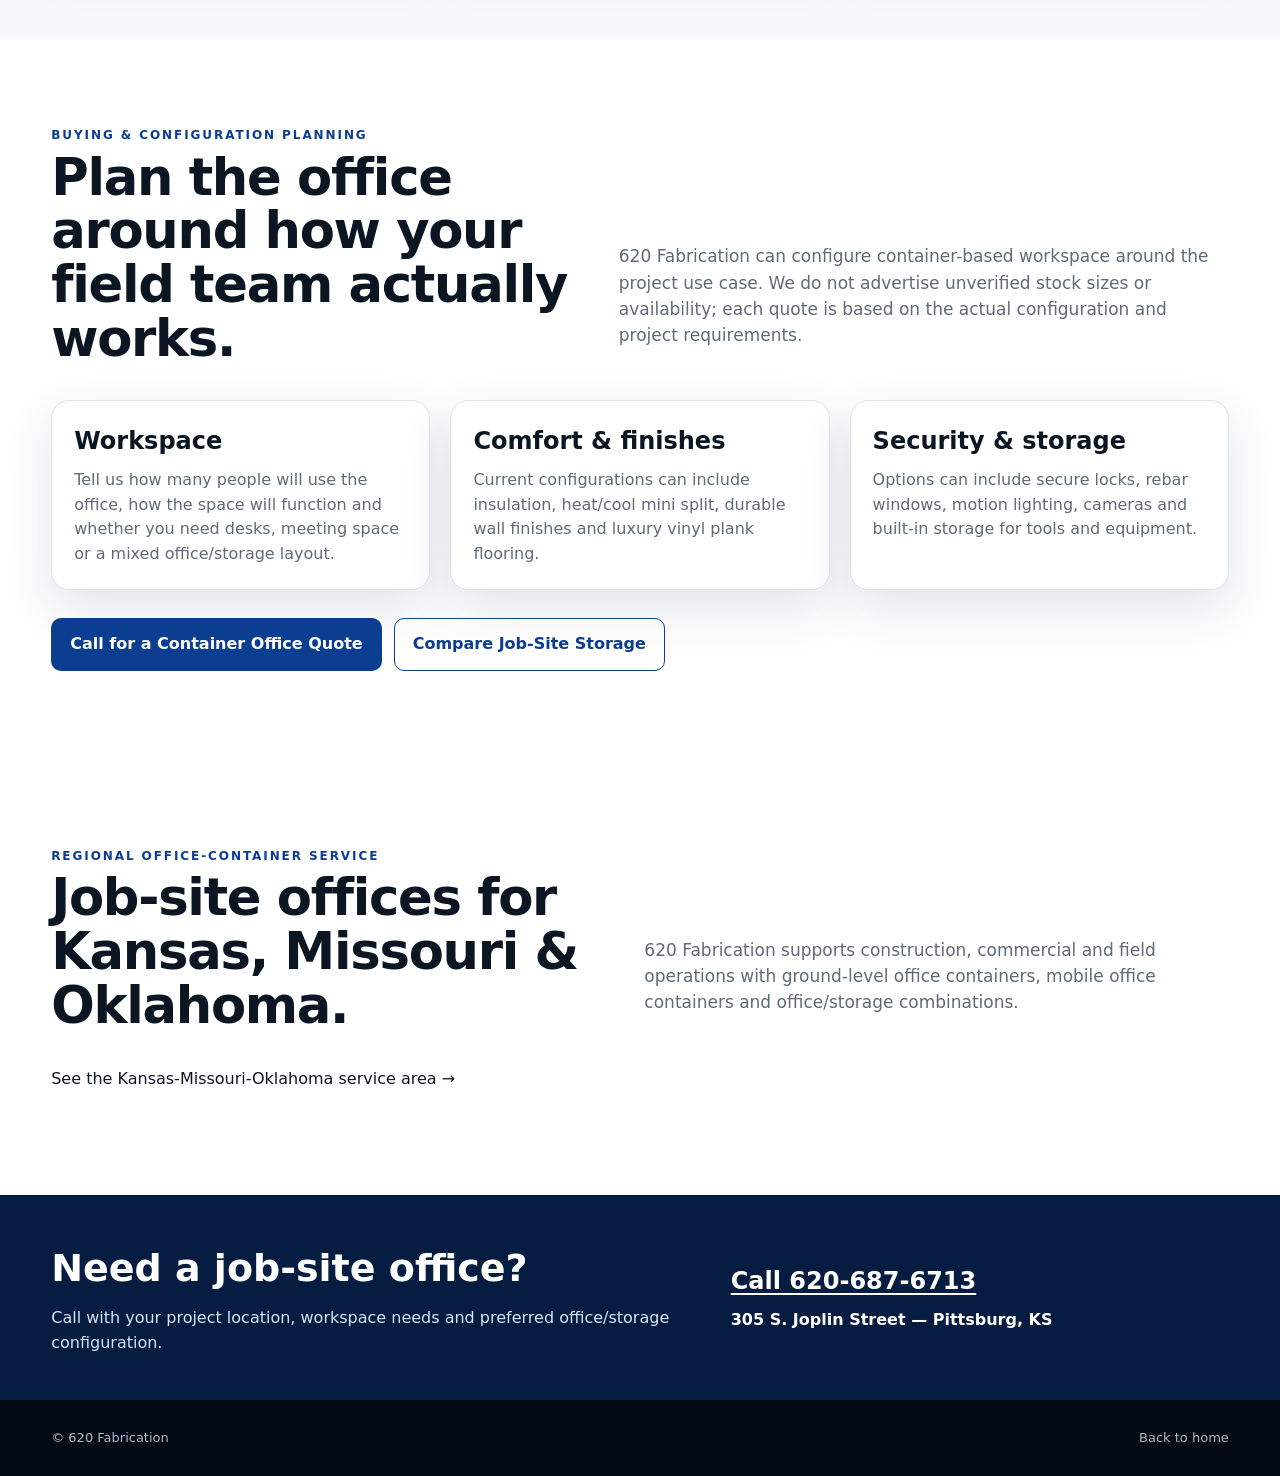
<file: offices.html>
<!doctype html><html lang="en"><head><meta charset="utf-8"><meta name="viewport" content="width=device-width,initial-scale=1"><meta name="description" content="Custom shipping container offices, job-site office containers and portable construction site offices from 620 Fabrication in Pittsburg, Kansas."><title>Shipping Container Offices & Job-Site Office Containers | 620 Fabrication</title><link rel="canonical" href="https://620fab.com/offices.html"><meta name="robots" content="index,follow"><script type="application/ld+json">{"@context":"https://schema.org","@graph":[{"@type":"Product","name":"620 Fabrication Shipping Container Offices","brand":{"@type":"Brand","name":"620 Fabrication"},"category":"Shipping container office","description":"Custom shipping container offices and job-site office containers with climate control, security options, durable interiors and integrated storage.","manufacturer":{"@type":"Organization","name":"620 Fabrication","url":"https://620fab.com/"}},{"@type":"FAQPage","mainEntity":[{"@type":"Question","name":"Can a shipping container office include climate control?","acceptedAnswer":{"@type":"Answer","text":"Yes. 620 Fabrication office configurations can include insulation and heat/cool mini-split systems."}},{"@type":"Question","name":"Can an office container include secure tool storage?","acceptedAnswer":{"@type":"Answer","text":"Yes. Office/storage combination layouts can include built-in tool and equipment storage, lock upgrades, motion lighting and camera options."}},{"@type":"Question","name":"Where are 620 container offices available?","acceptedAnswer":{"@type":"Answer","text":"620 Fabrication is based in Pittsburg, Kansas and supports container-office projects throughout Kansas, Missouri and Oklahoma."}}]}]}</script><link rel="stylesheet" href="styles.css"></head><body><header class="topbar"><div class="wrap nav"><a class="brand" href="/"><img src="assets/img-000.png" alt="620 Fabrication"><span>620 FABRICATION</span></a><nav class="navlinks"><a href="job-site-boxes.html">Job-Site Boxes</a><a href="homes.html">Homes</a><a href="offices.html">Offices</a><a href="farms.html">Farms</a><a href="specialty.html">Specialty Builds</a><a href="service-area.html">Service Area</a><a href="about.html">About</a><a class="navcta" href="tel:+16206876713">Call 620-687-6713</a></nav><button class="menu">☰</button></div></header><section class="subhero"><div class="wrap"><div class="eyebrow">Commercial & job-site solutions</div><h1>Shipping Container Offices & Job-Site Office Containers</h1><p>Custom portable container offices for construction sites, field operations and commercial applications across Kansas, Missouri and Oklahoma, designed around durability, security, climate control and practical workspace.</p><div class="actions"><a class="btn primary" href="tel:+16206876713">Call About Container Offices</a><a class="btn secondary" href="service-area.html">Check Regional Service</a></div></div></section><section class="section"><div class="wrap split"><div><h2 style="font-size:44px;margin-top:0">Field-ready office space.</h2><div class="specs"><div class="spec">A-grade 40' × 8' high-cube containers</div><div class="spec">R8 batt insulation; spray foam available</div><div class="spec">Heat/cool mini split</div><div class="spec">Fully customizable for job-site or commercial use</div><div class="spec">Durable waterproof Trusscore walls</div><div class="spec">Luxury vinyl plank flooring</div><div class="spec">Corner castings allow anchoring</div></div></div><img src="assets/img-030.jpg" alt="620 office interior"></div></section><section class="section blue"><div class="wrap"><div class="sectionHead"><div><div class="eyebrow">Security options</div><h2>Designed to protect people, tools and equipment.</h2></div><p>Additional security features include WAR-LOK heavy-duty puck locks, rebar windows, motion lighting and cameras, plus built-in storage for tools and equipment.</p></div><div class="grid3"><div class="feature"><h3>Heavy-duty locks</h3><p>WAR-LOK puck-lock options for stronger site security.</p></div><div class="feature"><h3>Visibility & deterrence</h3><p>Motion lighting and camera options for additional protection.</p></div><div class="feature"><h3>Integrated storage</h3><p>Built-in storage helps keep field tools and equipment organized.</p></div></div></div></section><section class="section soft"><div class="wrap"><div class="gallery"><img src="assets/img-040.jpg" alt="Branded 620 office container"><img src="assets/img-036.jpg" alt="Office interior"><img src="assets/img-038.jpg" alt="Office interior"><img src="assets/img-046.jpg" alt="Tool storage wall"><img src="assets/img-030.jpg" alt="Office interior"></div></div></section><section class="section soft"><div class="wrap"><div class="sectionHead"><div><div class="eyebrow" style="color:var(--blue)">Frequently asked questions</div><h2>Container-office planning</h2></div></div><div class="grid3"><div class="card"><div class="cardBody"><h3>Can offices be climate controlled?</h3><p>Yes. Insulation and heat/cool mini-split configurations are available for year-round workspace.</p></div></div><div class="card"><div class="cardBody"><h3>Can office and storage be combined?</h3><p>Yes. Layouts can combine workspace with secure tool and equipment storage in one container.</p></div></div><div class="card"><div class="cardBody"><h3>Where do you serve?</h3><p>620 Fabrication is based in Pittsburg, Kansas and supports office-container projects across Kansas, Missouri and Oklahoma.</p></div></div></div></div></section><section class="section"><div class="wrap"><div class="sectionHead"><div><div class="eyebrow" style="color:var(--blue)">Buying & configuration planning</div><h2>Plan the office around how your field team actually works.</h2></div><p>620 Fabrication can configure container-based workspace around the project use case. We do not advertise unverified stock sizes or availability; each quote is based on the actual configuration and project requirements.</p></div><div class="grid3"><div class="card"><div class="cardBody"><h3>Workspace</h3><p>Tell us how many people will use the office, how the space will function and whether you need desks, meeting space or a mixed office/storage layout.</p></div></div><div class="card"><div class="cardBody"><h3>Comfort & finishes</h3><p>Current configurations can include insulation, heat/cool mini split, durable wall finishes and luxury vinyl plank flooring.</p></div></div><div class="card"><div class="cardBody"><h3>Security & storage</h3><p>Options can include secure locks, rebar windows, motion lighting, cameras and built-in storage for tools and equipment.</p></div></div></div><div class="actions"><a class="btn" style="background:var(--blue);color:white" href="tel:+16206876713">Call for a Container Office Quote</a><a class="btn" style="border-color:var(--blue);color:var(--blue)" href="job-site-boxes.html">Compare Job-Site Storage</a></div></div></section><section class="section"><div class="wrap"><div class="sectionHead"><div><div class="eyebrow" style="color:var(--blue)">Regional office-container service</div><h2>Job-site offices for Kansas, Missouri & Oklahoma.</h2></div><p>620 Fabrication supports construction, commercial and field operations with ground-level office containers, mobile office containers and office/storage combinations.</p></div><p><a class="link" href="service-area.html">See the Kansas-Missouri-Oklahoma service area →</a></p></div></section><section class="contactBand"><div class="wrap contactGrid"><div><h2>Need a job-site office?</h2><p>Call with your project location, workspace needs and preferred office/storage configuration.</p></div><div class="contactItems"><a class="callLink" href="tel:+16206876713">Call 620-687-6713</a><div>305 S. Joplin Street — Pittsburg, KS</div></div></div></section><a class="mobileCallBar" href="tel:+16206876713">Call About Container Offices · 620-687-6713</a><footer class="footer"><div class="wrap footerRow"><span>© 620 Fabrication</span><span><a href="/">Back to home</a></span></div></footer><script src="app.js"></script></body></html>
</file>
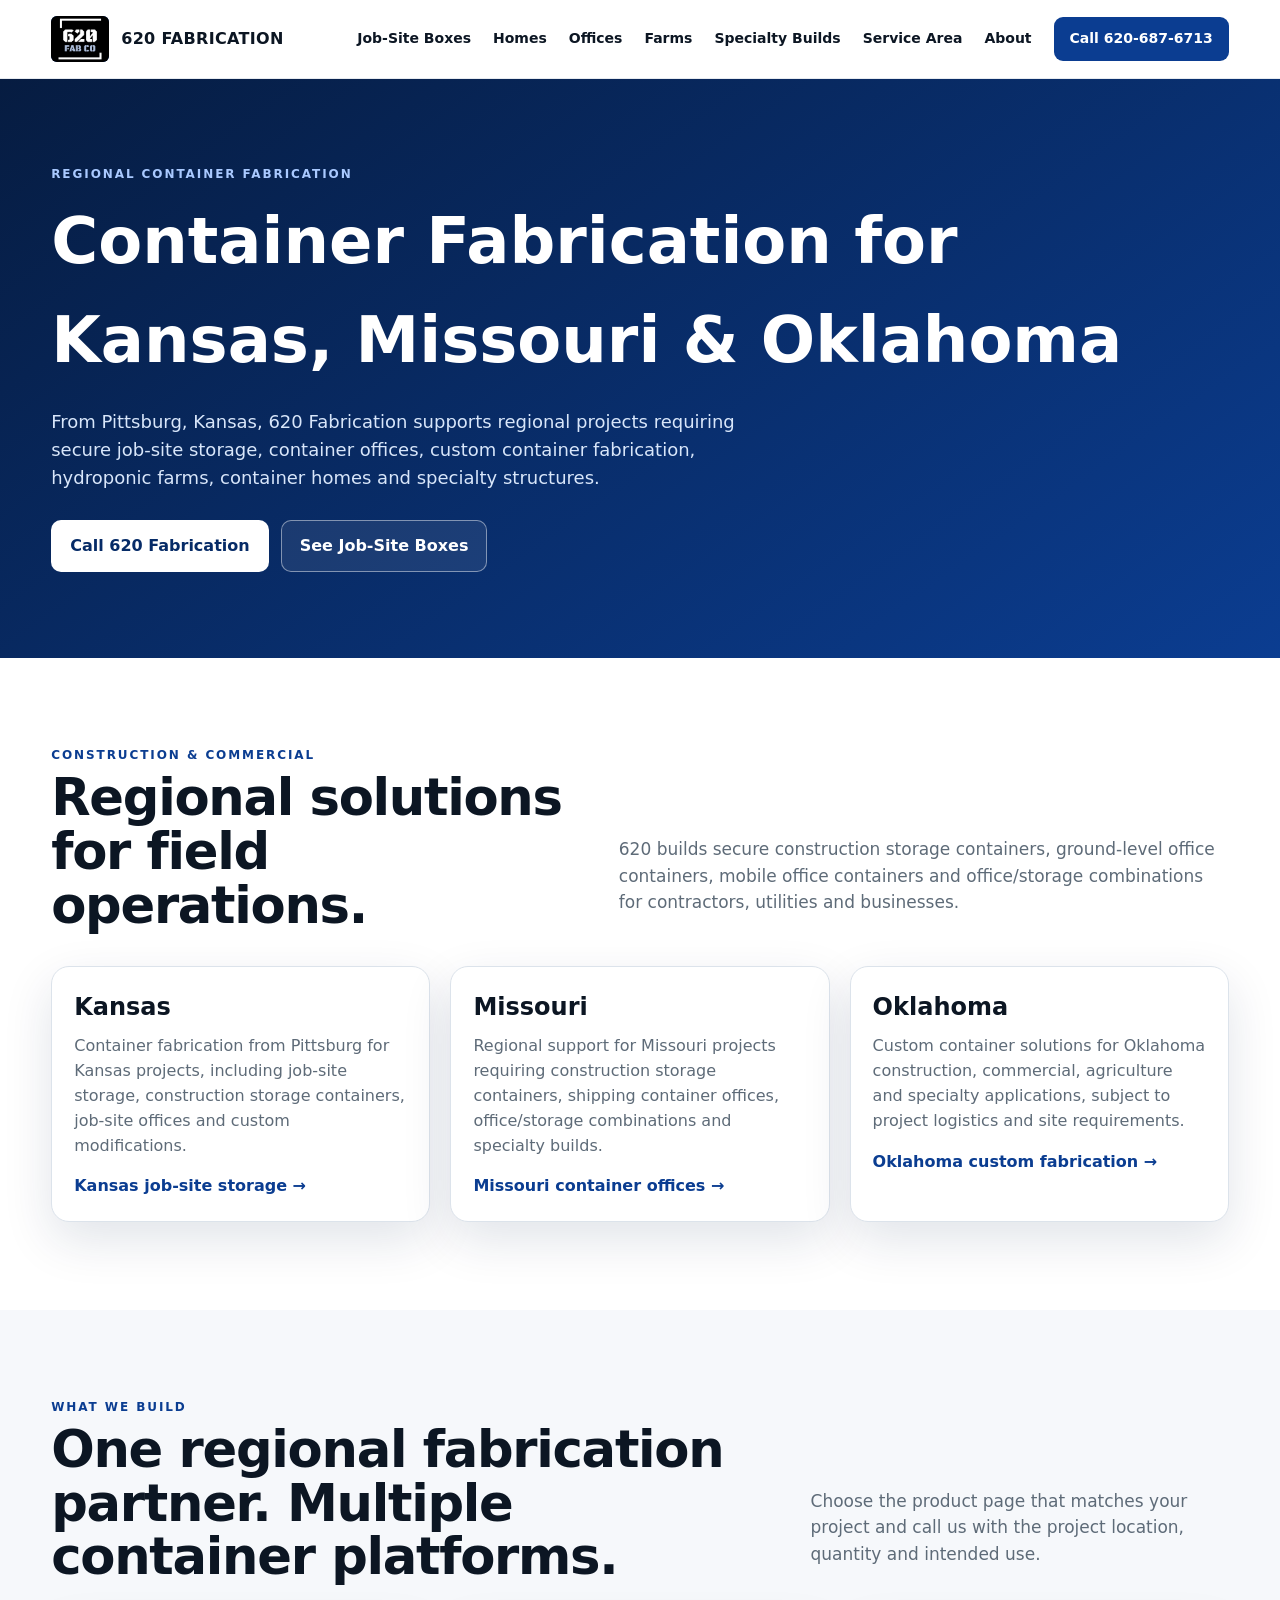
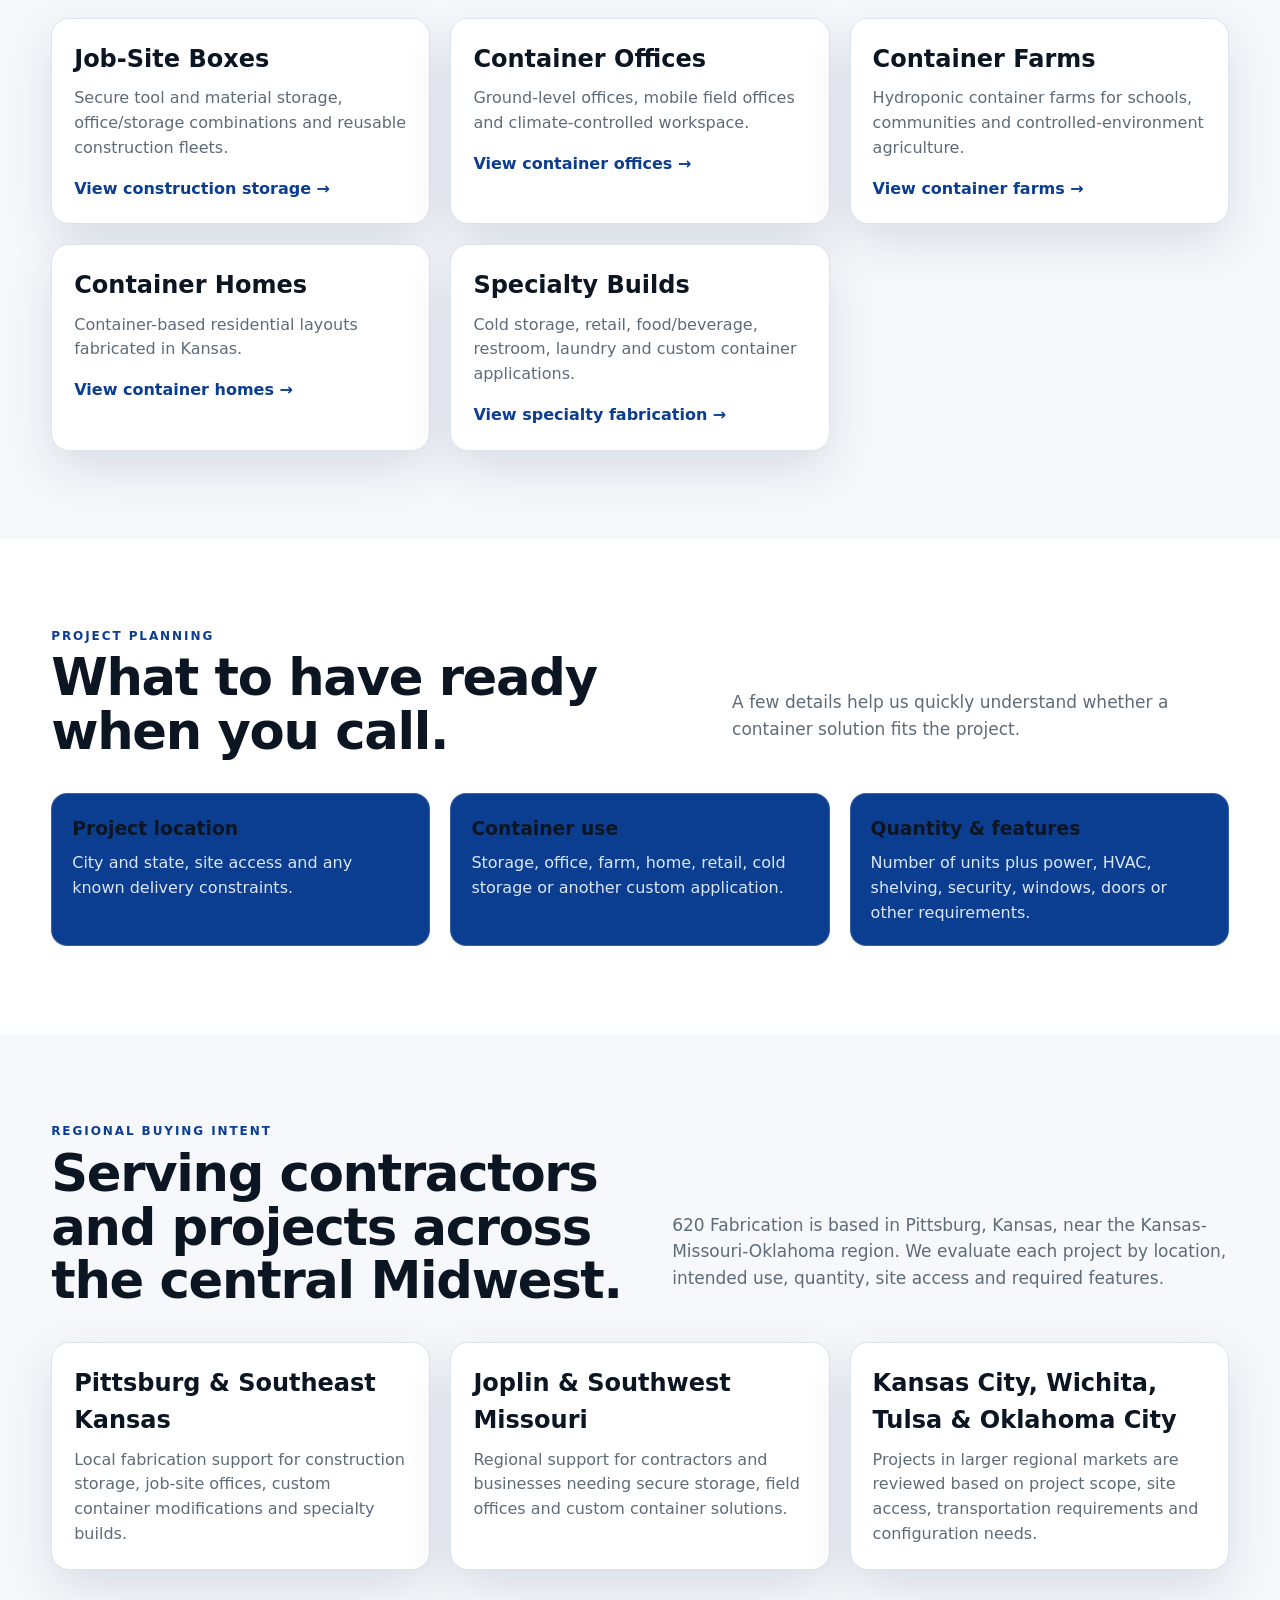
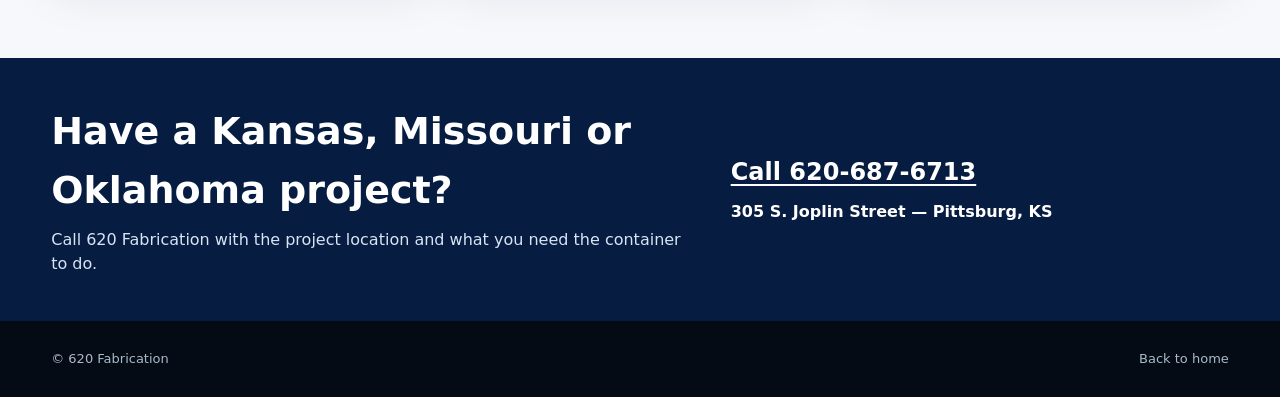
<file: service-area.html>
<!doctype html><html lang="en"><head><meta charset="utf-8"><meta name="viewport" content="width=device-width,initial-scale=1"><meta name="description" content="620 Fabrication provides container fabrication for Kansas, Missouri and Oklahoma, including job-site storage boxes, construction storage containers, shipping container offices, hydroponic container farms, container homes and specialty builds."><title>Container Fabrication Kansas, Missouri & Oklahoma | 620 Fabrication</title><link rel="canonical" href="https://620fab.com/service-area.html"><meta name="robots" content="index,follow"><link rel="stylesheet" href="styles.css"><script type="application/ld+json">{"@context":"https://schema.org","@type":"LocalBusiness","name":"620 Fabrication","url":"https://620fab.com/","telephone":"+1-620-687-6713","address":{"@type":"PostalAddress","streetAddress":"305 S. Joplin Street","addressLocality":"Pittsburg","addressRegion":"KS","addressCountry":"US"},"areaServed":[{"@type":"State","name":"Kansas"},{"@type":"State","name":"Missouri"},{"@type":"State","name":"Oklahoma"}]}</script></head><body><header class="topbar"><div class="wrap nav"><a class="brand" href="/"><img src="assets/img-000.png" alt="620 Fabrication"><span>620 FABRICATION</span></a><nav class="navlinks"><a href="job-site-boxes.html">Job-Site Boxes</a><a href="homes.html">Homes</a><a href="offices.html">Offices</a><a href="farms.html">Farms</a><a href="specialty.html">Specialty Builds</a><a href="service-area.html">Service Area</a><a href="about.html">About</a><a class="navcta" href="tel:+16206876713">Call 620-687-6713</a></nav><button class="menu" aria-label="Menu">☰</button></div></header><section class="subhero"><div class="wrap"><div class="eyebrow">Regional container fabrication</div><h1>Container Fabrication for Kansas, Missouri & Oklahoma</h1><p>From Pittsburg, Kansas, 620 Fabrication supports regional projects requiring secure job-site storage, container offices, custom container fabrication, hydroponic farms, container homes and specialty structures.</p><div class="actions"><a class="btn primary" href="tel:+16206876713">Call 620 Fabrication</a><a class="btn secondary" href="job-site-boxes.html">See Job-Site Boxes</a></div></div></section><section class="section"><div class="wrap"><div class="sectionHead"><div><div class="eyebrow" style="color:var(--blue)">Construction & commercial</div><h2>Regional solutions for field operations.</h2></div><p>620 builds secure construction storage containers, ground-level office containers, mobile office containers and office/storage combinations for contractors, utilities and businesses.</p></div><div class="grid3"><div class="card"><div class="cardBody"><h3>Kansas</h3><p>Container fabrication from Pittsburg for Kansas projects, including job-site storage, construction storage containers, job-site offices and custom modifications.</p><p><a class="link" href="job-site-boxes.html">Kansas job-site storage →</a></p></div></div><div class="card"><div class="cardBody"><h3>Missouri</h3><p>Regional support for Missouri projects requiring construction storage containers, shipping container offices, office/storage combinations and specialty builds.</p><p><a class="link" href="offices.html">Missouri container offices →</a></p></div></div><div class="card"><div class="cardBody"><h3>Oklahoma</h3><p>Custom container solutions for Oklahoma construction, commercial, agriculture and specialty applications, subject to project logistics and site requirements.</p><p><a class="link" href="specialty.html">Oklahoma custom fabrication →</a></p></div></div></div></div></section><section class="section soft"><div class="wrap"><div class="sectionHead"><div><div class="eyebrow" style="color:var(--blue)">What we build</div><h2>One regional fabrication partner. Multiple container platforms.</h2></div><p>Choose the product page that matches your project and call us with the project location, quantity and intended use.</p></div><div class="grid3"><div class="card"><div class="cardBody"><h3>Job-Site Boxes</h3><p>Secure tool and material storage, office/storage combinations and reusable construction fleets.</p><a class="link" href="job-site-boxes.html">View construction storage →</a></div></div><div class="card"><div class="cardBody"><h3>Container Offices</h3><p>Ground-level offices, mobile field offices and climate-controlled workspace.</p><a class="link" href="offices.html">View container offices →</a></div></div><div class="card"><div class="cardBody"><h3>Container Farms</h3><p>Hydroponic container farms for schools, communities and controlled-environment agriculture.</p><a class="link" href="farms.html">View container farms →</a></div></div><div class="card"><div class="cardBody"><h3>Container Homes</h3><p>Container-based residential layouts fabricated in Kansas.</p><a class="link" href="homes.html">View container homes →</a></div></div><div class="card"><div class="cardBody"><h3>Specialty Builds</h3><p>Cold storage, retail, food/beverage, restroom, laundry and custom container applications.</p><a class="link" href="specialty.html">View specialty fabrication →</a></div></div></div></div></section><section class="section"><div class="wrap"><div class="sectionHead"><div><div class="eyebrow" style="color:var(--blue)">Project planning</div><h2>What to have ready when you call.</h2></div><p>A few details help us quickly understand whether a container solution fits the project.</p></div><div class="grid3"><div class="feature" style="background:var(--blue);"><h3>Project location</h3><p>City and state, site access and any known delivery constraints.</p></div><div class="feature" style="background:var(--blue);"><h3>Container use</h3><p>Storage, office, farm, home, retail, cold storage or another custom application.</p></div><div class="feature" style="background:var(--blue);"><h3>Quantity & features</h3><p>Number of units plus power, HVAC, shelving, security, windows, doors or other requirements.</p></div></div></div></section><section class="section soft"><div class="wrap"><div class="sectionHead"><div><div class="eyebrow" style="color:var(--blue)">Regional buying intent</div><h2>Serving contractors and projects across the central Midwest.</h2></div><p>620 Fabrication is based in Pittsburg, Kansas, near the Kansas-Missouri-Oklahoma region. We evaluate each project by location, intended use, quantity, site access and required features.</p></div><div class="grid3"><div class="card"><div class="cardBody"><h3>Pittsburg & Southeast Kansas</h3><p>Local fabrication support for construction storage, job-site offices, custom container modifications and specialty builds.</p></div></div><div class="card"><div class="cardBody"><h3>Joplin & Southwest Missouri</h3><p>Regional support for contractors and businesses needing secure storage, field offices and custom container solutions.</p></div></div><div class="card"><div class="cardBody"><h3>Kansas City, Wichita, Tulsa & Oklahoma City</h3><p>Projects in larger regional markets are reviewed based on project scope, site access, transportation requirements and configuration needs.</p></div></div></div></div></section><section class="contactBand"><div class="wrap contactGrid"><div><h2>Have a Kansas, Missouri or Oklahoma project?</h2><p>Call 620 Fabrication with the project location and what you need the container to do.</p></div><div class="contactItems"><a class="callLink" href="tel:+16206876713">Call 620-687-6713</a><div>305 S. Joplin Street — Pittsburg, KS</div></div></div></section><a class="mobileCallBar" href="tel:+16206876713">Call 620 Fabrication · 620-687-6713</a><footer class="footer"><div class="wrap footerRow"><span>© 620 Fabrication</span><span><a href="/">Back to home</a></span></div></footer><script src="app.js"></script></body></html>
</file>
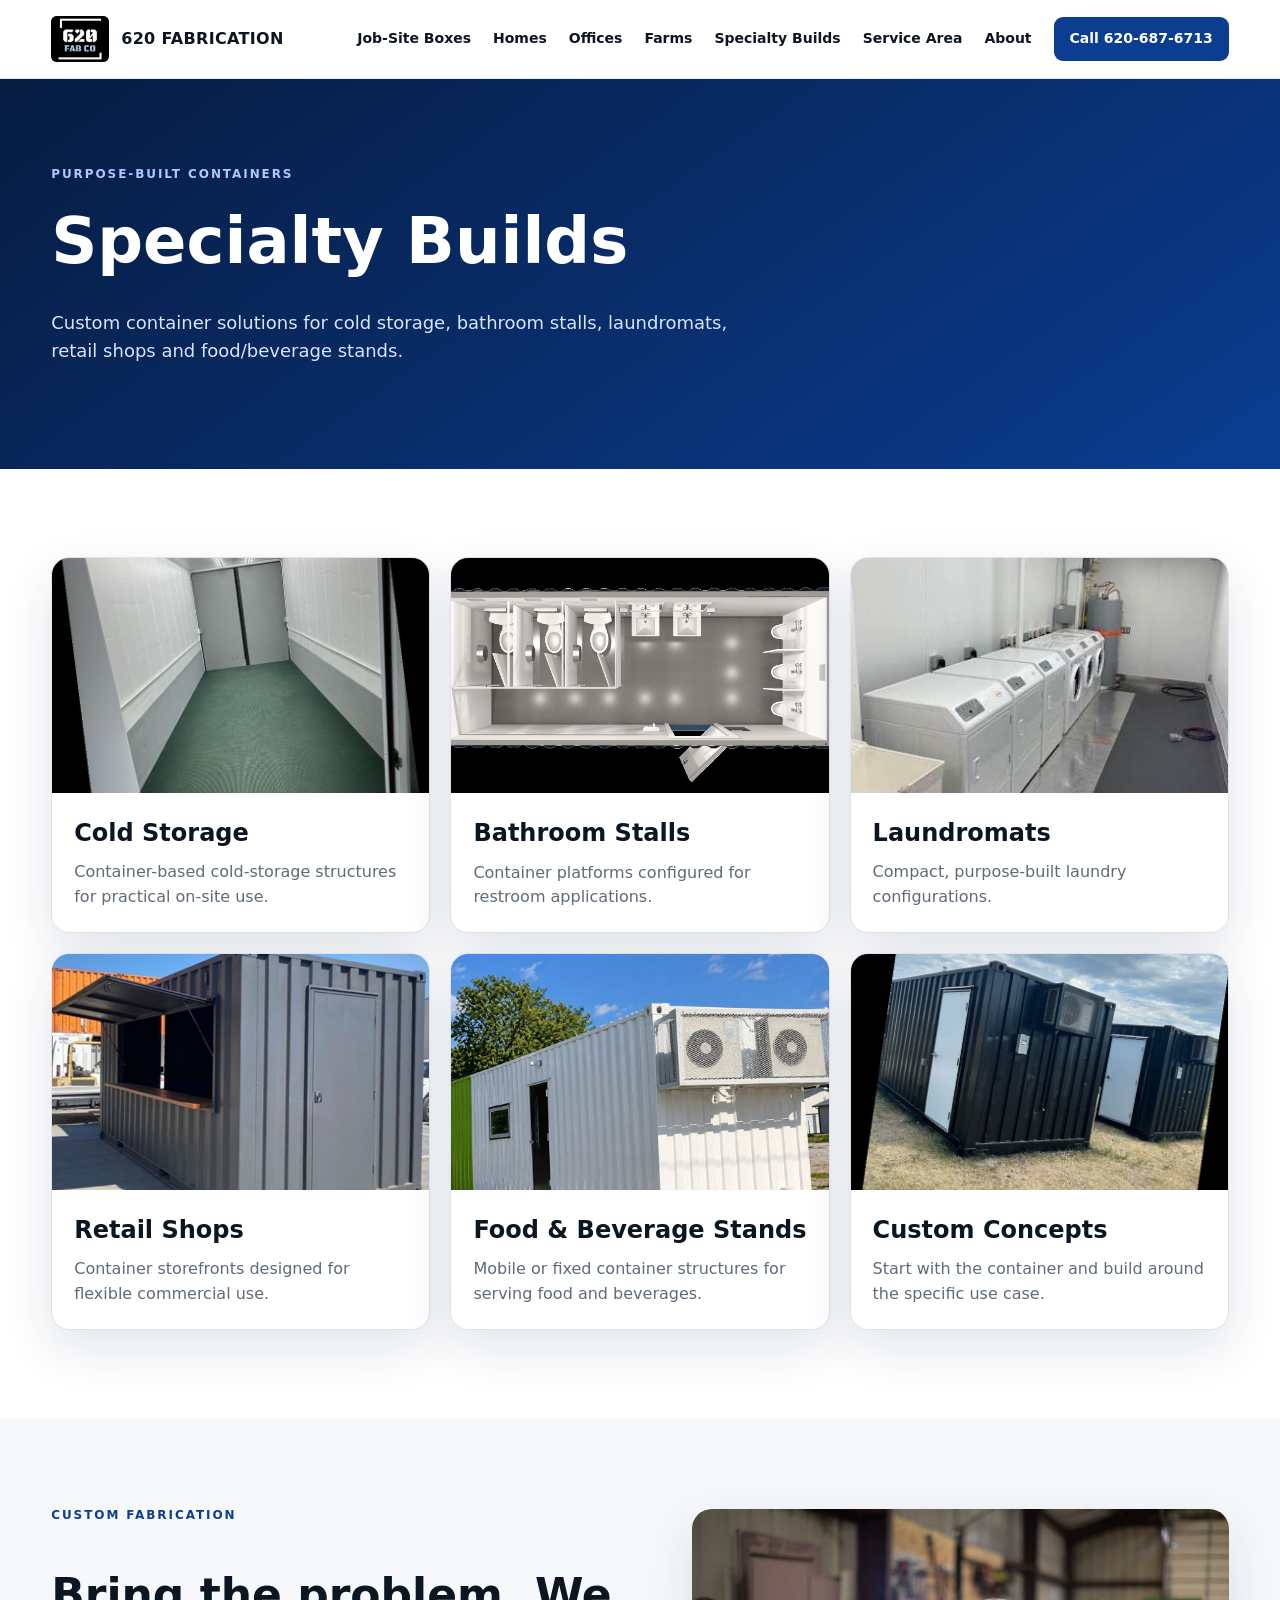
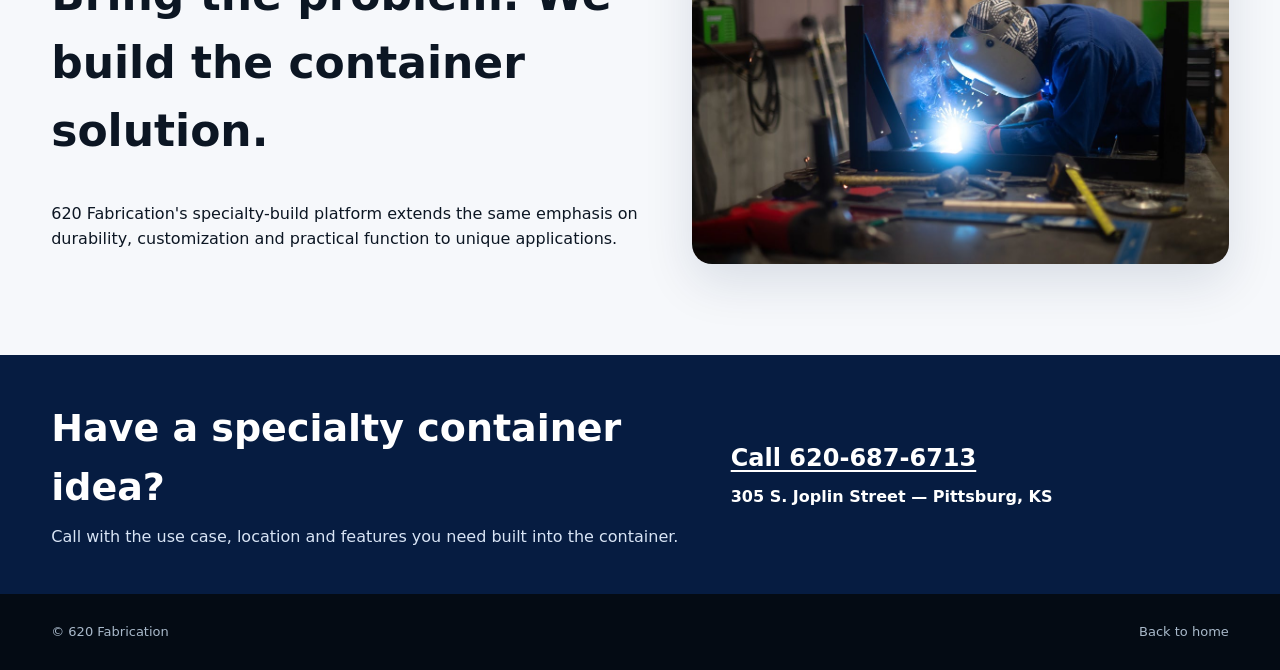
<file: specialty.html>
<!doctype html><html lang="en"><head><meta charset="utf-8"><meta name="viewport" content="width=device-width,initial-scale=1"><meta name="description" content="Custom shipping container fabrication from 620 Fabrication for cold storage, retail, food and beverage, restrooms, laundromats and specialty commercial applications across Kansas, Missouri and Oklahoma."><title>Custom Container Fabrication & Specialty Builds | 620 Fabrication</title><link rel="canonical" href="https://620fab.com/specialty.html"><meta name="robots" content="index,follow"><script type="application/ld+json">{"@context":"https://schema.org","@type":"Service","name":"Custom Shipping Container Fabrication","provider":{"@type":"Organization","name":"620 Fabrication","url":"https://620fab.com/"},"areaServed":["Kansas","Missouri","Oklahoma"],"serviceType":"Custom shipping container fabrication"}</script><link rel="stylesheet" href="styles.css"></head><body><header class="topbar"><div class="wrap nav"><a class="brand" href="/"><img src="assets/img-000.png" alt="620 Fabrication"><span>620 FABRICATION</span></a><nav class="navlinks"><a href="job-site-boxes.html">Job-Site Boxes</a><a href="homes.html">Homes</a><a href="offices.html">Offices</a><a href="farms.html">Farms</a><a href="specialty.html">Specialty Builds</a><a href="service-area.html">Service Area</a><a href="about.html">About</a><a class="navcta" href="tel:+16206876713">Call 620-687-6713</a></nav><button class="menu">☰</button></div></header><section class="subhero"><div class="wrap"><div class="eyebrow">Purpose-built containers</div><h1>Specialty Builds</h1><p>Custom container solutions for cold storage, bathroom stalls, laundromats, retail shops and food/beverage stands.</p></div></section><section class="section"><div class="wrap"><div class="grid3"><article class="card"><img src="assets/img-064.jpg" alt="Cold storage interior"><div class="cardBody"><h3>Cold Storage</h3><p>Container-based cold-storage structures for practical on-site use.</p></div></article><article class="card"><img src="assets/img-066.jpg" alt="Bathroom stalls layout"><div class="cardBody"><h3>Bathroom Stalls</h3><p>Container platforms configured for restroom applications.</p></div></article><article class="card"><img src="assets/img-061.jpg" alt="Laundromat interior"><div class="cardBody"><h3>Laundromats</h3><p>Compact, purpose-built laundry configurations.</p></div></article><article class="card"><img src="assets/img-059.jpg" alt="Retail shop container"><div class="cardBody"><h3>Retail Shops</h3><p>Container storefronts designed for flexible commercial use.</p></div></article><article class="card"><img src="620_food_beverage_replacement.jpg" alt="Food and beverage container stand"><div class="cardBody"><h3>Food &amp; Beverage Stands</h3><p>Mobile or fixed container structures for serving food and beverages.</p></div></article><article class="card"><img src="assets/img-068.jpg" alt="Specialty container"><div class="cardBody"><h3>Custom Concepts</h3><p>Start with the container and build around the specific use case.</p></div></article></div></div></section><section class="section soft"><div class="wrap split"><div><div class="eyebrow" style="color:var(--blue)">Custom fabrication</div><h2 style="font-size:44px">Bring the problem. We build the container solution.</h2><p class="muted">620 Fabrication's specialty-build platform extends the same emphasis on durability, customization and practical function to unique applications.</p></div><img src="assets/img-004.jpg" alt="620 fabrication welding"></div></section><section class="contactBand"><div class="wrap contactGrid"><div><h2>Have a specialty container idea?</h2><p>Call with the use case, location and features you need built into the container.</p></div><div class="contactItems"><a class="callLink" href="tel:+16206876713">Call 620-687-6713</a><div>305 S. Joplin Street — Pittsburg, KS</div></div></div></section><a class="mobileCallBar" href="tel:+16206876713">Call About Custom Fabrication · 620-687-6713</a><footer class="footer"><div class="wrap footerRow"><span>© 620 Fabrication</span><span><a href="/">Back to home</a></span></div></footer><script src="app.js"></script></body></html>
</file>
<file: styles.css>
:root{--blue:#0b3d91;--blue2:#062b67;--green:#0b7a3b;--ink:#0c1623;--muted:#5e6b78;--paper:#f6f8fb;--line:#dce3eb;--white:#fff;--shadow:0 18px 50px rgba(10,35,70,.12)}
*{box-sizing:border-box}html{scroll-behavior:smooth}body{margin:0;font-family:Inter,ui-sans-serif,system-ui,-apple-system,BlinkMacSystemFont,"Segoe UI",sans-serif;color:var(--ink);background:var(--white);line-height:1.55}a{color:inherit;text-decoration:none}img{max-width:100%;display:block}button{font:inherit}.wrap{width:min(1180px,92vw);margin:0 auto}.topbar{position:sticky;top:0;z-index:30;background:rgba(255,255,255,.94);backdrop-filter:blur(14px);border-bottom:1px solid rgba(13,50,100,.1)}.nav{height:78px;display:flex;align-items:center;justify-content:space-between;gap:20px}.brand{display:flex;align-items:center;gap:12px;font-weight:900;letter-spacing:.02em}.brand img{width:58px;height:46px;object-fit:contain;background:#0b3d91;border-radius:6px}.navlinks{display:flex;align-items:center;gap:22px;font-size:14px;font-weight:750}.navlinks a:hover{color:var(--blue)}.navcta{background:var(--blue);color:white;padding:11px 16px;border-radius:9px}.menu{display:none;background:transparent;border:0;font-size:24px}.hero{min-height:690px;position:relative;display:grid;align-items:center;overflow:hidden;background:#061c41}.hero:before{content:"";position:absolute;inset:0;background:linear-gradient(90deg,rgba(4,21,50,.92) 0%,rgba(5,35,82,.72) 48%,rgba(5,35,82,.18) 100%);z-index:1}.hero-bg{position:absolute;inset:0;width:100%;height:100%;object-fit:cover}.hero .wrap{position:relative;z-index:2}.eyebrow{text-transform:uppercase;letter-spacing:.16em;font-size:12px;font-weight:900;color:#a9c9ff}.hero h1{color:white;font-size:clamp(48px,6vw,78px);line-height:1.02;max-width:850px;margin:12px 0 20px;letter-spacing:-.035em}.hero p{color:#dae6f9;font-size:20px;max-width:670px}.actions{display:flex;gap:12px;flex-wrap:wrap;margin-top:28px}.btn{display:inline-flex;align-items:center;justify-content:center;padding:13px 18px;border-radius:10px;font-weight:850;border:1px solid transparent}.btn.primary{background:white;color:var(--blue2)}.btn.secondary{border-color:rgba(255,255,255,.45);color:white;background:rgba(255,255,255,.08)}.section{padding:88px 0}.section.soft{background:var(--paper)}.section.blue{background:linear-gradient(145deg,var(--blue2),var(--blue));color:white}.section.green{background:linear-gradient(145deg,#064c26,var(--green));color:white}.sectionHead{display:flex;justify-content:space-between;align-items:end;gap:28px;margin-bottom:34px}.sectionHead h2{font-size:clamp(34px,4vw,52px);line-height:1.05;margin:6px 0 0;letter-spacing:-.025em}.sectionHead p{max-width:610px;color:var(--muted);font-size:17px}.blue .sectionHead p,.green .sectionHead p{color:#dbe8f7}.grid3{display:grid;grid-template-columns:repeat(3,1fr);gap:20px}.grid2{display:grid;grid-template-columns:repeat(2,1fr);gap:24px}.card{background:white;border:1px solid var(--line);border-radius:18px;overflow:hidden;box-shadow:var(--shadow)}.card img{width:100%;aspect-ratio:16/10;object-fit:cover}.cardBody{padding:22px}.card h3{font-size:24px;margin:0 0 8px}.card p{margin:0;color:var(--muted)}.card .link{display:inline-block;margin-top:16px;font-weight:850;color:var(--blue)}.feature{background:rgba(255,255,255,.09);border:1px solid rgba(255,255,255,.18);border-radius:16px;padding:20px}.feature h3{margin:0 0 8px}.feature p{margin:0;color:#dbe7f7}.split{display:grid;grid-template-columns:1.05fr .95fr;gap:48px;align-items:center}.split img{border-radius:20px;box-shadow:var(--shadow);width:100%;max-height:620px;object-fit:cover}.bullets{display:grid;gap:12px;margin-top:22px}.bullet{display:flex;gap:12px;align-items:flex-start}.dot{width:24px;height:24px;border-radius:50%;background:#eaf1ff;color:var(--blue);display:grid;place-items:center;font-size:13px;font-weight:900;flex:none;margin-top:1px}.stats{display:grid;grid-template-columns:repeat(4,1fr);gap:14px;margin-top:-54px;position:relative;z-index:5}.stat{background:white;border-radius:14px;padding:20px;border:1px solid var(--line);box-shadow:var(--shadow)}.stat b{font-size:28px;color:var(--blue);display:block}.stat span{font-size:13px;color:var(--muted)}.gallery{display:grid;grid-template-columns:2fr 1fr 1fr;gap:12px}.gallery img{height:290px;width:100%;object-fit:cover;border-radius:14px}.gallery img:first-child{height:592px;grid-row:span 2}.team{display:grid;grid-template-columns:repeat(3,1fr);gap:18px}.person{background:white;border:1px solid var(--line);border-radius:16px;overflow:hidden}.person img{aspect-ratio:4/5;object-fit:cover;width:100%}.personBody{padding:18px}.person h3{margin:0}.person p{margin:4px 0 0;color:var(--muted)}.contactBand{padding:44px 0;background:#061c41;color:white}.contactGrid{display:grid;grid-template-columns:1.3fr 1fr;gap:32px;align-items:center}.contactGrid h2{font-size:38px;margin:0 0 8px}.contactGrid p{color:#d8e4f5;margin:0}.contactItems{display:grid;gap:8px;font-weight:700}.footer{background:#040b14;color:#a9b9ca;padding:28px 0;font-size:13px}.footerRow{display:flex;justify-content:space-between;gap:20px;flex-wrap:wrap}.subhero{padding:86px 0;background:linear-gradient(145deg,#061c41,#0b3d91);color:white}.subhero h1{font-size:clamp(42px,5vw,64px);margin:8px 0 12px}.subhero p{max-width:720px;color:#d8e6fa;font-size:18px}.specs{display:grid;grid-template-columns:repeat(2,1fr);gap:12px;margin-top:20px}.spec{padding:14px 16px;background:var(--paper);border:1px solid var(--line);border-radius:11px;font-weight:700}.layoutImg{background:white;border:1px solid var(--line);border-radius:16px;padding:12px}.greenAccent{color:var(--green)}@media(max-width:900px){.navlinks{display:none}.navlinks.open{display:flex;position:absolute;top:78px;left:0;right:0;background:white;padding:18px 4vw;flex-direction:column;align-items:flex-start;border-bottom:1px solid var(--line)}.menu{display:block}.hero{min-height:620px}.grid3,.team{grid-template-columns:1fr 1fr}.split,.contactGrid{grid-template-columns:1fr}.gallery{grid-template-columns:1fr 1fr}.gallery img:first-child{grid-row:auto;height:320px;grid-column:1/-1}.stats{grid-template-columns:1fr 1fr;margin-top:20px}.section{padding:68px 0}.sectionHead{display:block}}@media(max-width:620px){.grid3,.grid2,.team,.specs,.stats,.gallery{grid-template-columns:1fr}.gallery img,.gallery img:first-child{height:260px;grid-column:auto}.hero h1{font-size:48px}.hero p{font-size:17px}.nav{height:70px}.navlinks.open{top:70px}}

.callLink{font-size:24px;font-weight:900;color:white;text-decoration:underline;text-underline-offset:4px}.mobileCallBar{display:none}@media(max-width:900px){body{padding-bottom:64px}.mobileCallBar{display:flex;position:fixed;left:12px;right:12px;bottom:12px;z-index:60;align-items:center;justify-content:center;background:#0b3d91;color:#fff;padding:15px 18px;border-radius:12px;font-weight:900;box-shadow:0 12px 30px rgba(0,0,0,.28)}.navcta{display:none}}

/* Quote request: use the existing navy/blue palette and stack fields on small screens. */
.projectRequestBand{scroll-margin-top:90px}
.projectContactGrid{display:grid;gap:32px;grid-template-columns:minmax(0,.85fr) minmax(0,1.15fr);align-items:start}
.projectRequestBand .contactIntro{position:sticky;top:110px}
.projectRequestBand .contactIntro .contactItems{margin-top:28px}
.projectRequestBand .contactIntro .contactItems a{text-decoration:underline;text-underline-offset:3px}
.projectForm{background:#fff;color:var(--ink);padding:clamp(22px,3vw,36px);border-radius:18px;box-shadow:var(--shadow)}
.projectForm h3{font-size:28px;line-height:1.2;margin:0 0 4px}
.projectForm .formHint{color:var(--muted);font-size:14px;margin:0 0 22px}
.formFields{display:grid;grid-template-columns:repeat(2,minmax(0,1fr));gap:18px}
.formFields label{display:grid;gap:6px;font-size:14px;font-weight:750}
.formFields .full{grid-column:1/-1}
.formFields input,.formFields select,.formFields textarea{width:100%;min-width:0;border:1px solid #b8c6d6;border-radius:9px;padding:12px 13px;background:white;color:var(--ink);font:inherit;font-size:16px}
.formFields textarea{resize:vertical;min-height:130px}
.formFields :is(input,select,textarea):focus-visible,.formSubmit:focus-visible{outline:3px solid #77adff;outline-offset:2px}
.formTrap{position:absolute;left:-10000px;width:1px;height:1px;overflow:hidden}
.formStatus{min-height:1.5em;font-size:14px;font-weight:700;margin:18px 0 12px}
.formStatus[data-state="error"]{color:#a21d26}
.formStatus[data-state="success"]{color:#126735}
.formStatus[data-state="pending"]{color:var(--blue)}
.formSubmit{border:0;border-radius:9px;background:var(--blue);color:white;font-weight:800;padding:13px 20px;min-height:48px;cursor:pointer}
.formSubmit:hover{background:var(--blue2)}
.formSubmit:disabled{opacity:.65;cursor:wait}
@media(max-width:900px){.projectContactGrid{display:grid;gap:32px;grid-template-columns:1fr}.projectRequestBand .contactIntro{position:static}}
@media(max-width:620px){.formFields{grid-template-columns:1fr}.projectForm{padding:22px}.formSubmit{width:100%}}

.projectRequestBand h2{font-size:38px;margin:0 0 8px}.contactIntro p{color:#d8e4f5;margin:0}

.projectForm{min-width:0}.projectForm .formHint a{text-decoration:underline}.projectForm :is(input,textarea,select){scroll-margin-top:100px}.projectRequestBand .contactIntro h2{overflow-wrap:anywhere}@media(max-width:620px){.projectRequestBand .contactIntro h2{font-size:32px}.brand{gap:8px;font-size:14px}.projectForm{padding:20px}.projectRequestBand{padding-bottom:88px}}
</file>
<file: inventory.css>
/* Completed inventory pages and cards; existing site styles remain unchanged. */
#available-now,#custom-builds,#purchase-inquiry{scroll-margin-top:95px}.inventory-badge{display:inline-block;color:#07572b;background:#e7f6ec;padding:6px 11px;border-radius:30px;font-size:13px;font-weight:800}.inventory-card h3{margin:18px 0 4px;font-size:32px}.inventory-price{font-size:clamp(32px,4vw,48px);font-weight:900;line-height:1.25;margin:12px 0 18px}.inventory-price span{display:block;font-size:14px;font-weight:600;opacity:.8}.inventory-card .inventory-delivery{margin-top:14px;color:var(--ink);font-weight:700}.inventory-primary{background:var(--blue);color:white}.inventory-secondary{border-color:var(--blue);color:var(--blue);background:white}.inventory-note{color:var(--muted);max-width:900px;margin-top:25px}.inventory-back{display:inline-block;text-decoration:underline;margin-bottom:26px}.inventory-photo-note{border:1px solid var(--line);border-radius:18px;padding:38px;background:var(--paper)}.inventory-photo-note h2{font-size:32px;line-height:1.2}.inventory-facts{margin:24px 0 0}.inventory-facts>div{display:grid;grid-template-columns:1fr 1fr;gap:14px;border-bottom:1px solid var(--line);padding:13px 0}.inventory-facts dt{color:var(--muted)}.inventory-facts dd{margin:0;font-weight:750}.inventory-text-link{text-decoration:underline;color:var(--blue);font-weight:800}.inventory-home-link{display:inline-block;margin-top:16px;font-weight:850;color:var(--blue);text-decoration:underline}a:focus-visible,button:focus-visible{outline:3px solid #e8a500;outline-offset:4px}@media(max-width:620px){.inventory-card .actions{flex-direction:column}.inventory-photo-note{padding:24px}.inventory-facts>div{grid-template-columns:1fr;gap:4px}}
</file>
